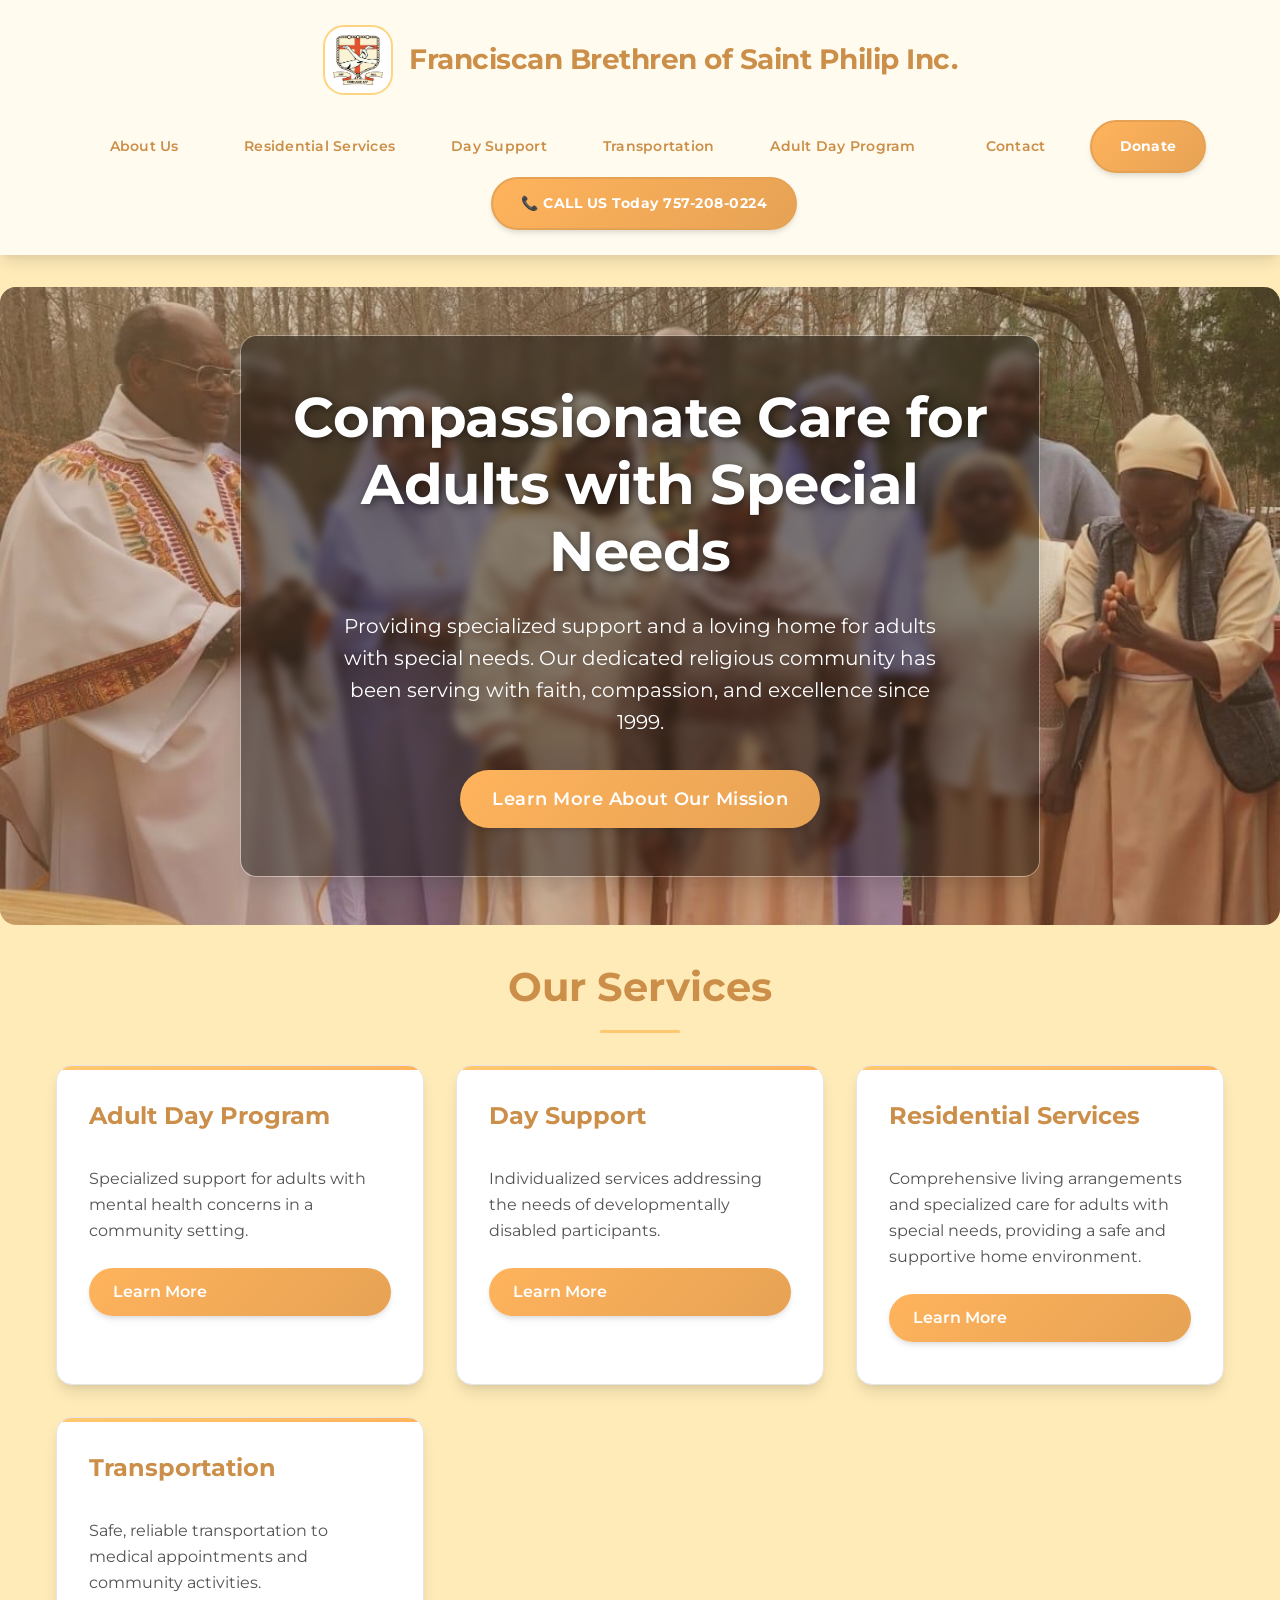
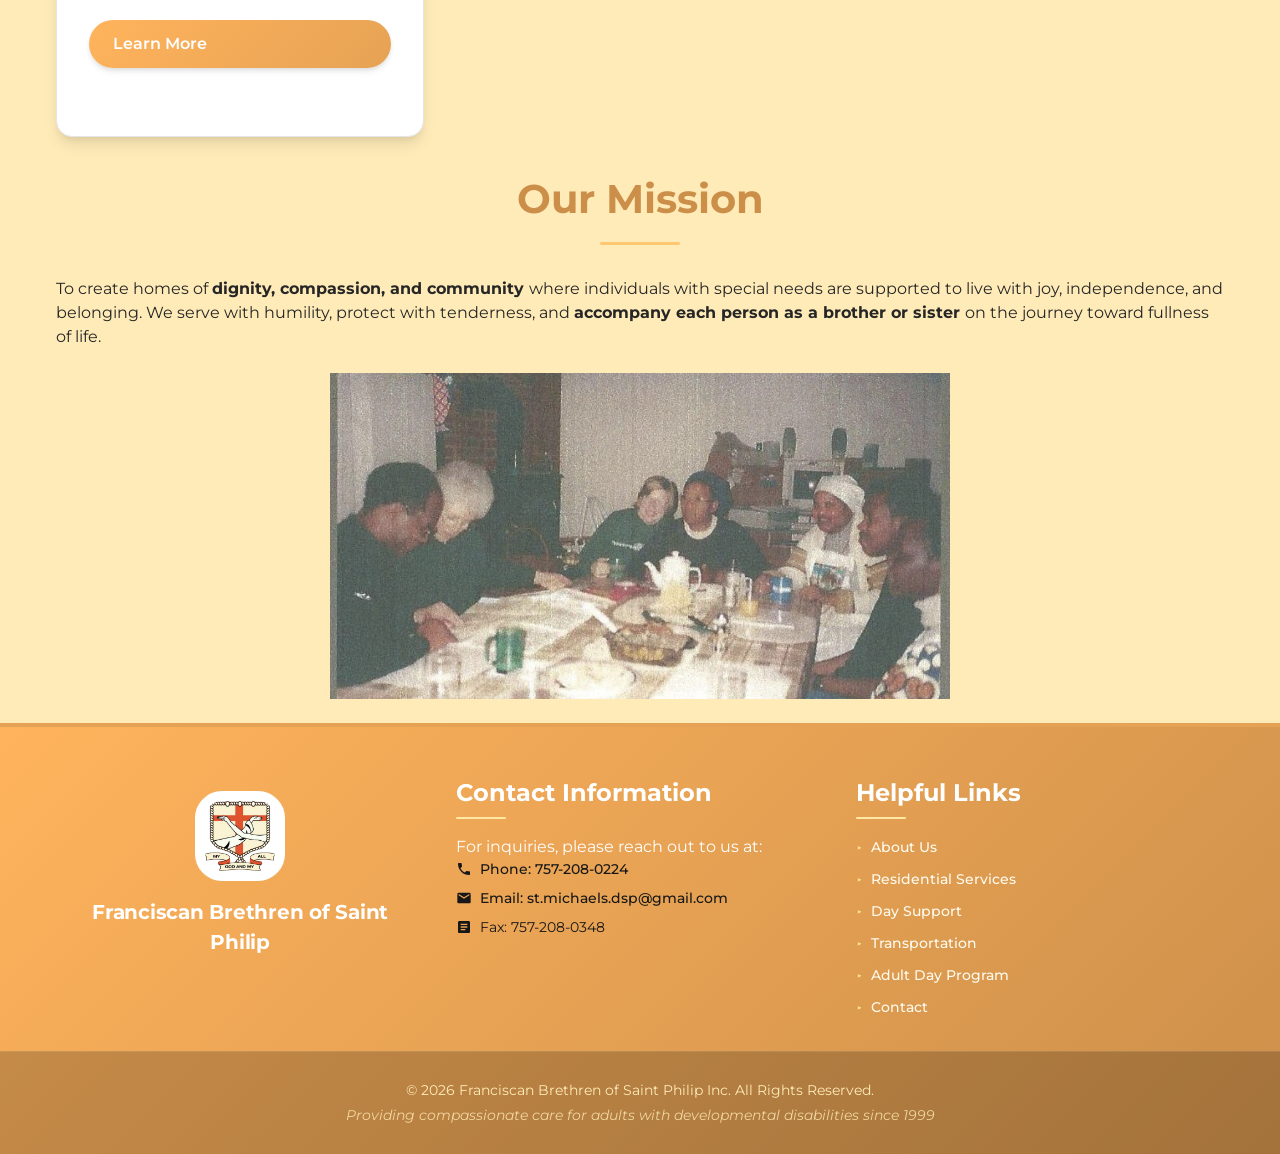
<file: index.html>
<!DOCTYPE html>
<html lang="en-US" class="no-js">

<head>
    <meta charset="UTF-8">
    <meta name="viewport" content="width=device-width, initial-scale=1.0">
    <meta name="description"
        content="St. Michael's Adult Day Program - Providing specialized support and loving care for adults with developmental disabilities since 1999.">
    <meta name="keywords" content="adult day program, developmental disabilities, compassionate care, Virginia">
    <meta name="author" content="Franciscan Brethren of Saint Philip">
    <meta name="robots" content="index, follow">
    <meta property="og:title" content="St. Michael's Adult Day Program - Compassionate Care Since 1999">
    <meta property="og:description"
        content="Providing specialized support and loving care for adults with developmental disabilities.">
    <meta property="og:type" content="website">
    <meta property="og:url" content="https://www.stmichaelsdaycare.com">
    <title>St. Michael's Adult Day Program - Compassionate Care Since 1999</title>
    <link rel="preconnect" href="https://fonts.googleapis.com">
    <link rel="preconnect" href="https://fonts.gstatic.com" crossorigin>
    <link
        href="https://fonts.googleapis.com/css2?family=Montserrat:wght@300;400;500;600;700&family=Montserrat+Alternates:wght@400;700&display=swap"
        rel="stylesheet">
    <link rel="stylesheet" href="style.css?v=1">
    <script src="myjavadoc.js" defer></script>

</head>

<body>

    <header>
        <nav class="main-navigation">
            <div class="header-container">

                <div class="logo-container" role="button" tabindex="0" onclick="window.location.href='index.html'"
                    aria-label="Go to homepage">
                    <img src="images/logo45.png" alt="Franciscan Brethren of Saint Philip Logo" class="logo-img"
                        width="60" height="60">
                    <div class="logo-text">Franciscan Brethren of Saint Philip Inc.</div>
                </div>



                <div class="button-container">
                    <div class="nav-buttons">
                        <a href="aboutus.html" class="nav-link button1">About Us</a>
                        <a href="services.html" class="nav-link button2">Residential Services</a>
                        <a href="daysupport.html" class="nav-link button3">Day Support</a>
                        <a href="transportation.html" class="nav-link button4">Transportation</a>
                        <a href="adultdayprogram.html" class="nav-link button4">Adult Day Program</a>
                        <a href="contact.html" class="nav-link button5">Contact</a>
                        <a href="donate.html" class="nav-link button6">Donate</a>
                        <a href="tel:7572080224" class="nav-link cta-btn">📞 CALL US Today 757-208-0224</a>
                    </div>
                </div>
            </div>
        </nav>
    </header>


    <main id="main-content">
        <section class="hero-section section1" aria-labelledby="hero-heading">
            <div class="info-content">
                <h1 id="hero-heading" class="hero-title">Compassionate Care for Adults with Special Needs</h1>
                <p class="hero-description">Providing specialized support and a loving home for adults with
                    special needs. Our dedicated religious community has been serving with faith,
                    compassion, and excellence since 1999.</p>
                <a href="aboutus.html" class="cta-btn2">Learn More About Our Mission</a>
            </div>
        </section>

        <section class="services-overview" aria-labelledby="services-heading">
            <div class="container">
                <h2 id="services-heading" class="section-title">Our Services</h2>
                <div class="services-grid">
                    <div class="service-card">
                        <h3>Adult Day Program</h3>
                        <p>Specialized support for adults with mental health concerns in a community setting.</p>
                        <a href="adultdayprogram.html" class="service-link">Learn More</a>
                    </div>

                    <div class="service-card">
                        <h3>Day Support</h3>
                        <p>Individualized services addressing the needs of developmentally disabled participants.</p>
                        <a href="daysupport.html" class="service-link">Learn More</a>
                    </div>

                    <div class="service-card">
                        <h3>Residential Services</h3>
                        <p>Comprehensive living arrangements and specialized care for adults with
                            special needs, providing a safe and supportive home environment.</p>
                        <a href="services.html" class="service-link">Learn More</a>
                    </div>

                    <div class="service-card">
                        <h3>Transportation</h3>
                        <p>Safe, reliable transportation to medical appointments and community activities.</p>
                        <a href="transportation.html" class="service-link">Learn More</a>
                    </div>


                </div>
            </div>
        </section>

        <section class="mission-section" aria-labelledby="mission-heading">
            <div class="container">
                <h2 id="mission-heading" class="section-title">Our Mission</h2>
                <p>To create homes of <strong>dignity, compassion, and community </strong>where individuals with special
                    needs
                    are supported to live with joy, independence, and belonging. We serve with humility,
                    protect with tenderness, and <strong>accompany each person as a brother or sister </strong>on the
                    journey
                    toward fullness of life.</p>
                <br>
                <div class="mission-image-container-2">
                    <img src="images/mission.png" alt="Mission illustration" class="mission-image-2">
                </div>
                <br>
            </div>
        </section>
    </main>

    <!--
    FOOTER SECTION
    -->
    <footer class="site-footer" role="contentinfo">
        <div class="footer-container">
            <div class="footer-logo" role="button" tabindex="0" onclick="window.location.href='index.html'"
                aria-label="Go to homepage">
                <img src="images/logo45.png" alt="Franciscan Brethren of Saint Philip Logo" class="logo-img" width="80"
                    height="80">
                <span class="footer-logo-text">Franciscan Brethren of Saint Philip</span>
            </div>

            <div class="footer-contact">
                <h3>Contact Information</h3>
                <p>For inquiries, please reach out to us at:</p>
                <div class="contact-methods">
                    <p class="contact-item">
                        <svg class="contact-icon" viewBox="0 0 24 24" width="16" height="16" aria-hidden="true">
                            <path
                                d="M6.62 10.79c1.44 2.83 3.76 5.14 6.59 6.59l2.2-2.2c.27-.27.67-.36 1.02-.24 1.12.37 2.33.57 3.57.57.55 0 1 .45 1 1V20c0 .55-.45 1-1 1-9.39 0-17-7.61-17-17 0-.55.45-1 1-1h3.5c.55 0 1 .45 1 1 0 1.25.2 2.45.57 3.57.11.35.03.74-.25 1.02l-2.2 2.2z" />
                        </svg>
                        <a href="tel:7572080224" class="contact-link">Phone: 757-208-0224</a>
                    </p>
                    <p class="contact-item">
                        <svg class="contact-icon" viewBox="0 0 24 24" width="16" height="16" aria-hidden="true">
                            <path
                                d="M20 4H4c-1.1 0-1.99.9-1.99 2L2 18c0 1.1.9 2 2 2h16c1.1 0 2-.9 2-2V6c0-1.1-.9-2-2-2zm0 4l-8 5-8-5V6l8 5 8-5v2z" />
                        </svg>
                        <a href="mailto:st.michaels.dsp@gmail.com" class="contact-link">Email:
                            st.michaels.dsp@gmail.com</a>
                    </p>
                    <p class="contact-item">
                        <svg class="contact-icon" viewBox="0 0 24 24" width="16" height="16" aria-hidden="true">
                            <path
                                d="M19 3H5c-1.1 0-2 .9-2 2v14c0 1.1.9 2 2 2h14c1.1 0 2-.9 2-2V5c0-1.1-.9-2-2-2zm-5 14H7v-2h7v2zm3-4H7v-2h10v2zm0-4H7V7h10v2z" />
                        </svg>
                        <span>Fax: 757-208-0348</span>
                    </p>
                </div>
            </div>

            <div class="footer-links">
                <h3>Helpful Links</h3>
                <nav aria-label="Footer navigation">
                    <ul class="footer-nav-list">
                        <li><a href="aboutus.html">About Us</a></li>
                        <li><a href="services.html">Residential Services</a></li>
                        <li><a href="daysupport.html">Day Support</a></li>
                        <li><a href="transportation.html">Transportation</a></li>
                        <li><a href="adultdayprogram.html">Adult Day Program</a></li>
                        <li><a href="contact.html">Contact</a></li>
                    </ul>
                </nav>
            </div>
        </div>

        <div class="footer-bottom">
            <p>&copy; 2026 Franciscan Brethren of Saint Philip Inc. All Rights Reserved.</p>
            <p class="footer-disclaimer">Providing compassionate care for adults with developmental disabilities since
                1999</p>
        </div>
    </footer>
</body>

</html>
</file>
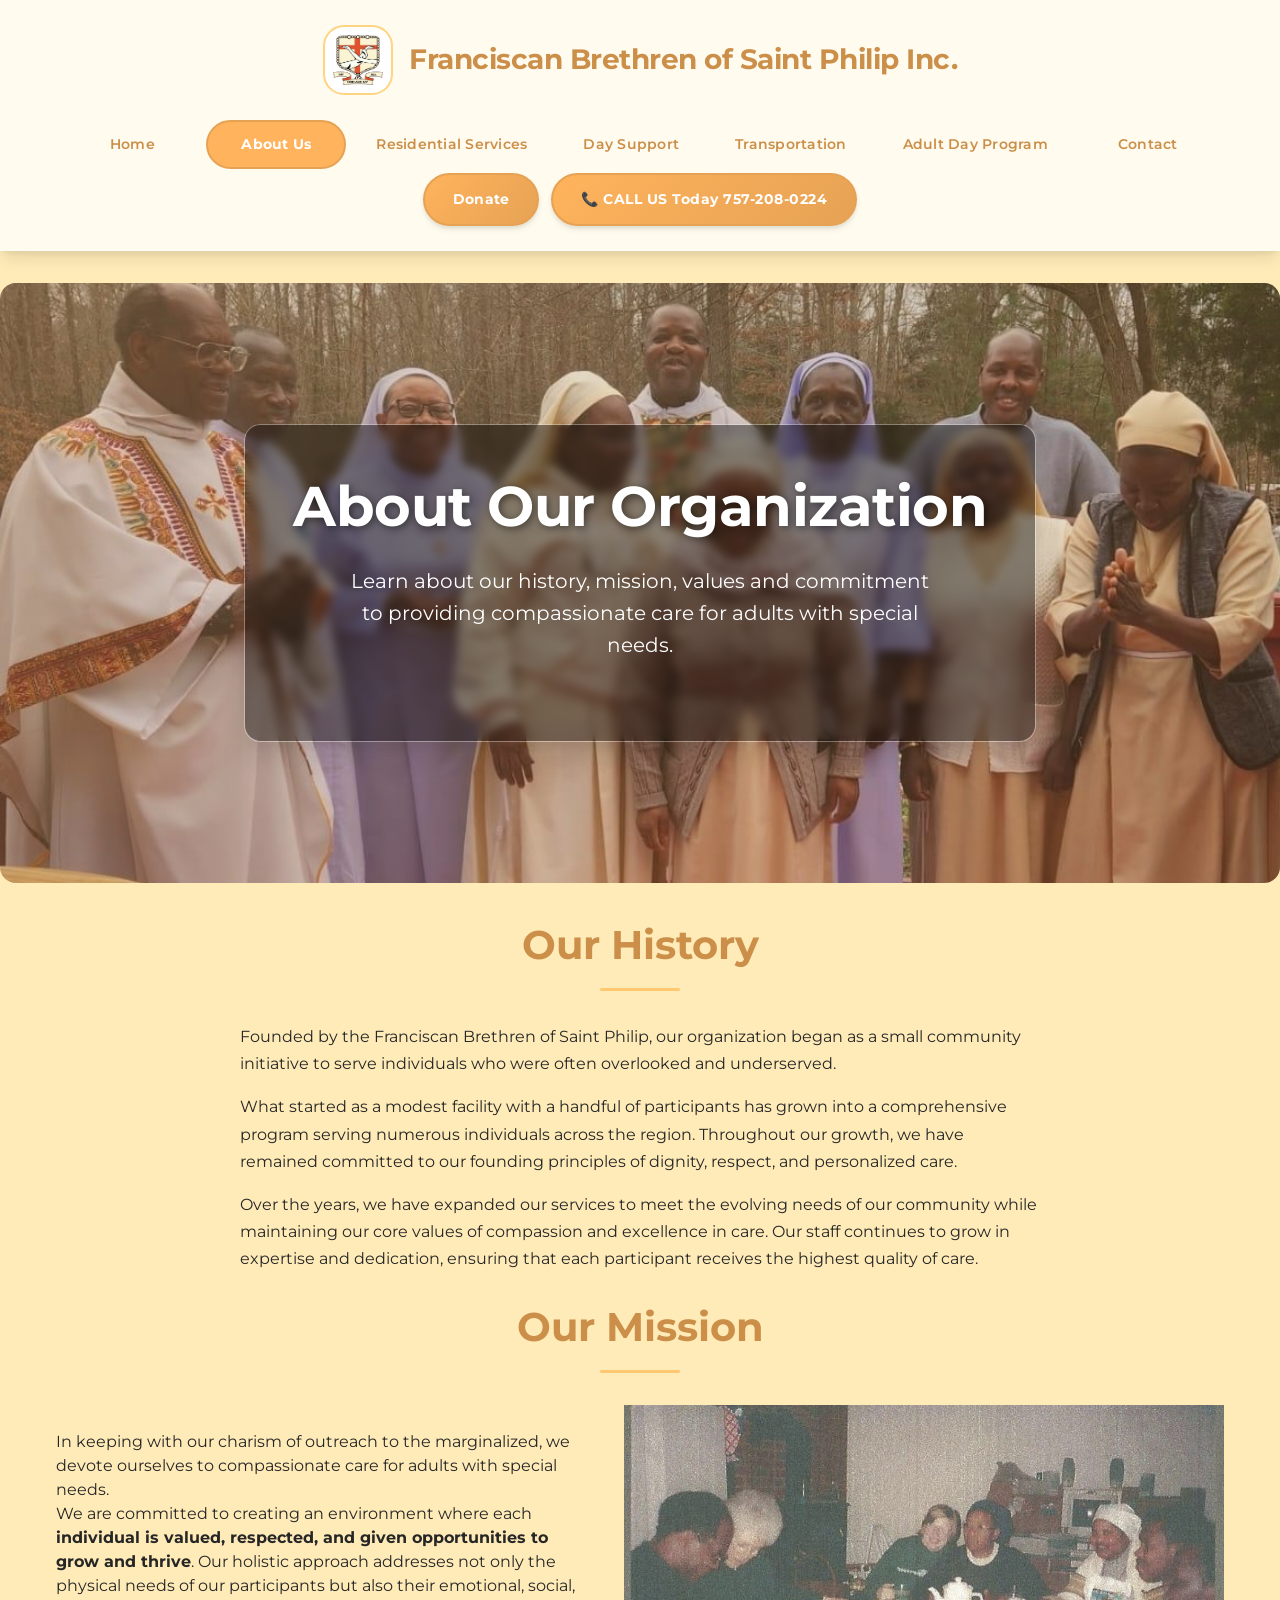
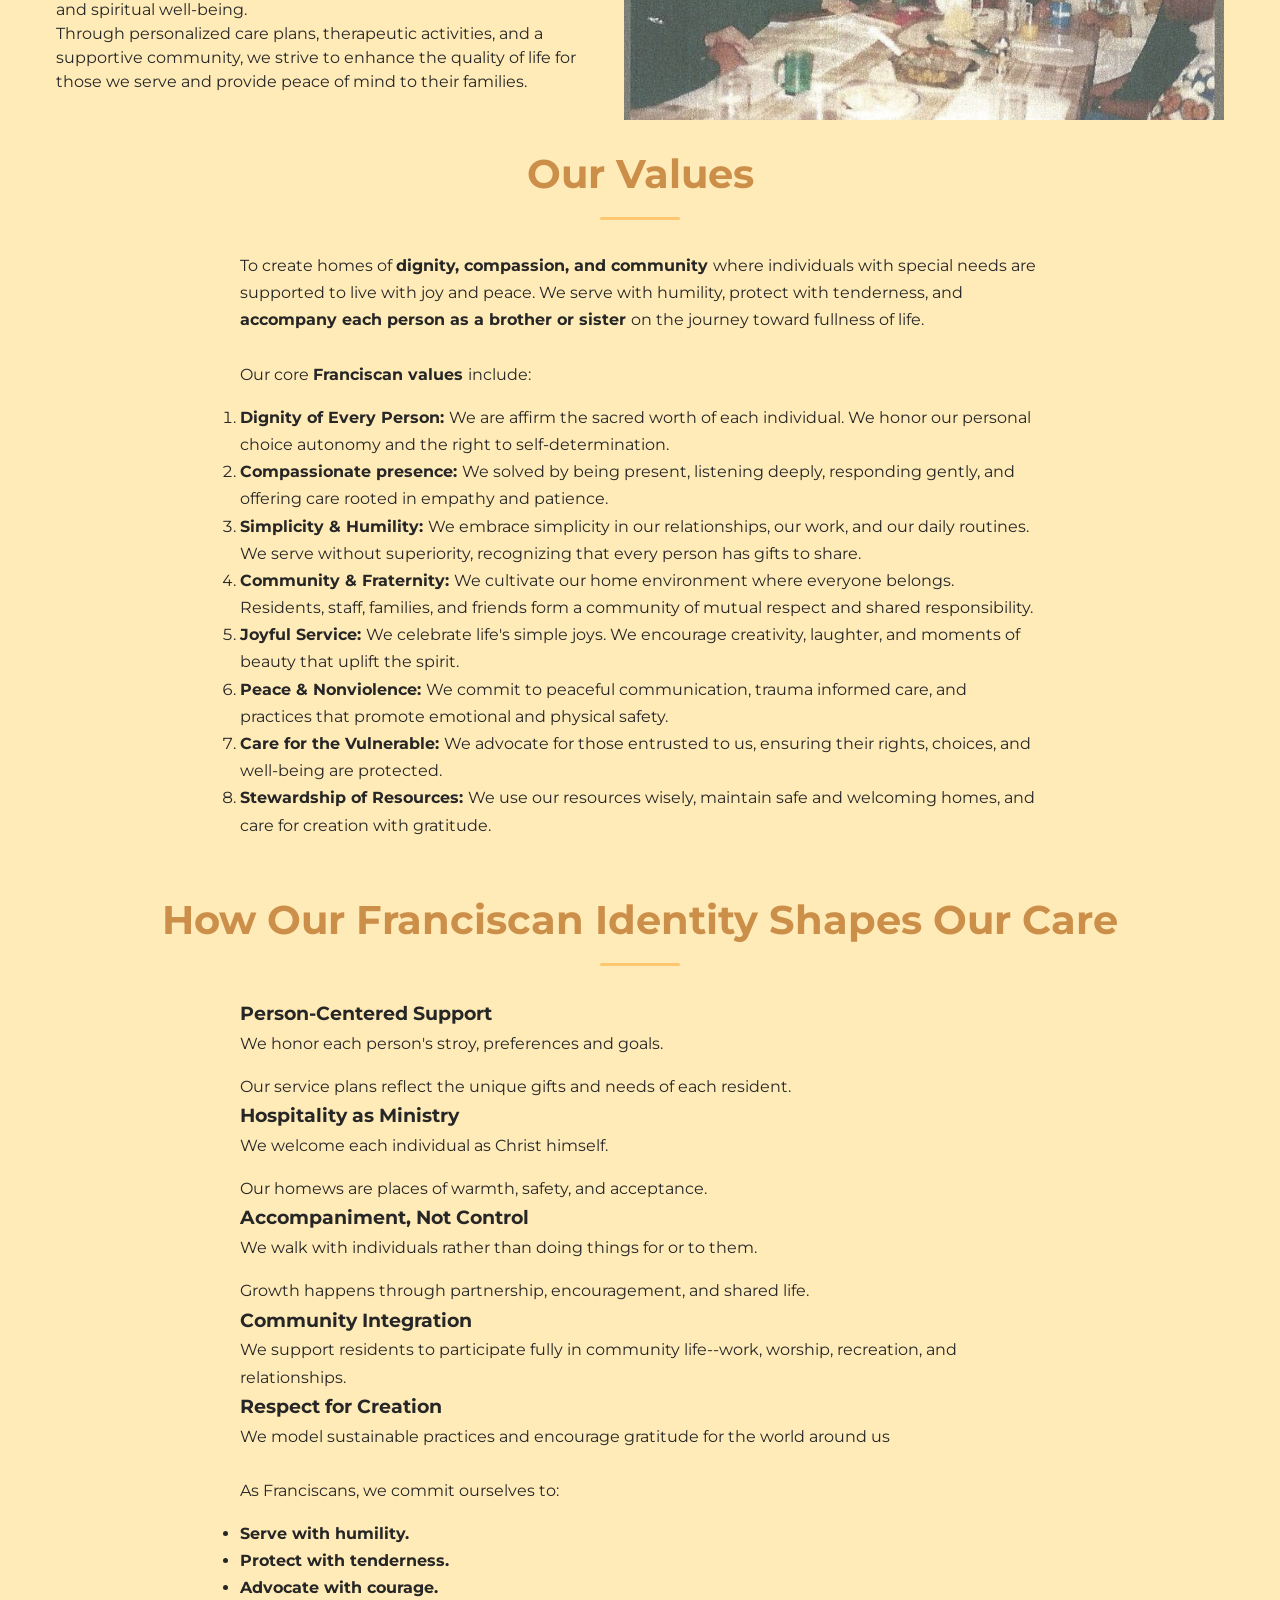
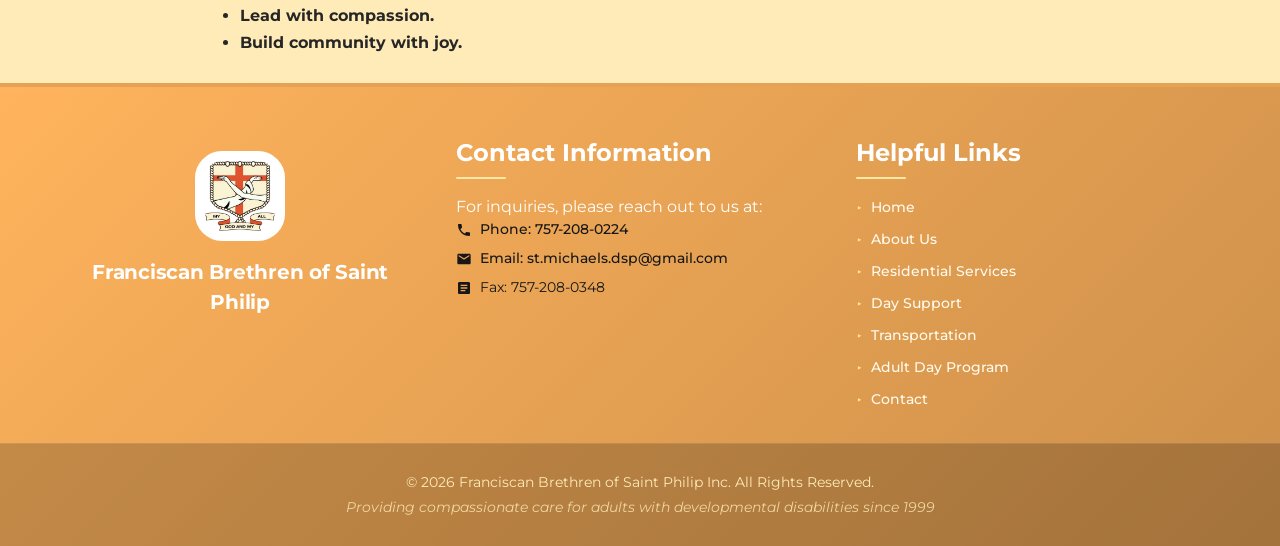
<file: aboutus.html>
<!DOCTYPE html>
<html lang="en-US" class="no-js">

<head>
    <meta charset="UTF-8">
    <meta name="viewport" content="width=device-width, initial-scale=1.0">
    <meta name="description"
        content="Learn about St. Michael's Adult Day Program's history, mission, and commitment to compassionate care since 1999.">
    <meta name="keywords" content="about us, mission, history, philosophy, St. Michael's Adult Day Program">
    <meta name="author" content="Franciscan Brethren of Saint Philip">
    <meta name="robots" content="index, follow">
    <meta property="og:title" content="About Us - St. Michael's Adult Day Program">
    <meta property="og:description" content="Learn about our history, mission, and commitment to compassionate care.">
    <meta property="og:type" content="website">
    <meta property="og:url" content="https://www.stmichaelsdaycare.com/aboutus.html">
    <title>About Us - St. Michael's Adult Day Program</title>
    <link rel="preconnect" href="https://fonts.googleapis.com">
    <link rel="preconnect" href="https://fonts.gstatic.com" crossorigin>
    <link
        href="https://fonts.googleapis.com/css2?family=Montserrat:wght@300;400;500;600;700&family=Montserrat+Alternates:wght@400;700&display=swap"
        rel="stylesheet">
    <link rel="stylesheet" href="style.css?v=1">
    <script src="myjavadoc.js" defer></script>
</head>

<body>
    <header>
        <nav class="main-navigation">
            <div class="header-container">

                <div class="logo-container" role="button" tabindex="0" onclick="window.location.href='index.html'"
                    aria-label="Go to homepage">
                    <img src="images/logo45.png" alt="Franciscan Brethren of Saint Philip Logo" class="logo-img"
                        width="60" height="60">
                    <div class="logo-text">Franciscan Brethren of Saint Philip Inc.</div>
                </div>



                <div class="button-container">
                    <div class="nav-buttons">
                        <a href="index.html" class="nav-link button1">Home</a>
                        <a href="aboutus.html" class="nav-link button2 current-page">About Us</a>
                        <a href="services.html" class="nav-link button3">Residential Services</a>
                        <a href="daysupport.html" class="nav-link button4">Day Support</a>
                        <a href="transportation.html" class="nav-link button5">Transportation</a>
                        <a href="adultdayprogram.html" class="nav-link button4">Adult Day Program</a>
                        <a href="contact.html" class="nav-link button7">Contact</a>
                        <a href="donate.html" class="nav-link button6">Donate</a>
                        <a href="tel:7572080224" class="nav-link cta-btn">📞 CALL US Today 757-208-0224</a>
                    </div>
                </div>
            </div>
        </nav>
    </header>


    <main id="main-content">
        <section class="hero-section section1" aria-labelledby="about-hero">
            <div class="info-content">
                <h1 id="about-hero" class="hero-title">About Our Organization</h1>
                <p class="hero-description">Learn about our history, mission, values and commitment to providing
                    compassionate
                    care for adults with special needs.</p>
            </div>
        </section>

        <section class="about-content" aria-labelledby="about-history">
            <div class="container">
                <h2 id="about-history" class="section-title">Our History</h2>
                <div class="history-content">
                    <p>Founded by the Franciscan Brethren of Saint
                        Philip, our organization began as a small community initiative to serve individuals who were
                        often overlooked and underserved.</p>

                    <p>What started as a modest facility with a handful of participants has grown into a comprehensive
                        program serving numerous individuals across the region. Throughout our growth, we have remained
                        committed to our founding principles of dignity, respect, and personalized care.</p>

                    <p>Over the years, we have expanded our services to meet the evolving needs of our community while
                        maintaining our core values of compassion and excellence in care. Our staff continues to grow in
                        expertise and dedication, ensuring that each participant receives the highest quality of care.
                    </p>
                </div>
            </div>
        </section>

        <section class="mission-content" aria-labelledby="our-mission">
            <div class="container">
                <br>
                <h2 id="our-mission" class="section-title">Our Mission</h2>
                <div class="mission-content">
                    <div class="mission-text">
                        <p>In keeping with our charism of outreach to the marginalized, we devote ourselves to
                            compassionate care for adults with special needs.</p>

                        <p>We are committed to creating an environment where each <strong>individual is valued,
                                respected, and
                                given opportunities to grow and thrive</strong>. Our holistic approach addresses not
                            only the
                            physical needs of our participants but also their emotional, social, and spiritual
                            well-being.</p>

                        <p>Through personalized care plans, therapeutic activities, and a supportive community, we
                            strive to enhance the quality of life for those we serve and provide peace of mind to their
                            families.</p>
                    </div>
                    <div class="mission-image-container">
                        <img src="images/mission.png" alt="Mission illustration" class="mission-image">
                    </div>

                </div>
            </div>
        </section>

        <section class="philosophy-content" aria-labelledby="our-philosophy">
            <div class="container">
                <br>
                <h2 id="our-philosophy" class="section-title">Our Values</h2>
                <div class="history-content">
                    <p>To create homes of <strong>dignity, compassion, and community </strong>where individuals with
                        special
                        needs are supported to live with joy and peace. We serve with humility,
                        protect with tenderness, and <strong>accompany each person as a brother or sister </strong>on
                        the
                        journey toward fullness of life.</p>
                    <br>
                    <p>Our core <strong> Franciscan values </strong> include:</p>
                    <ol>
                        <li> <strong>Dignity of Every Person: </strong> We are affirm the sacred worth of each
                            individual. We honor our personal choice autonomy and the right to self-determination. </li>
                        <li> <strong> Compassionate presence: </strong> We solved by being present, listening deeply,
                            responding gently, and offering care rooted in empathy and patience.</li>
                        <li> <strong>Simplicity & Humility: </strong>We embrace simplicity in our relationships, our
                            work, and our daily routines. We serve without superiority, recognizing that every person
                            has gifts to share.</li>
                        <li> <strong> Community & Fraternity: </strong> We cultivate our home environment where everyone
                            belongs. Residents, staff, families, and friends form a community of mutual respect and
                            shared responsibility.</li>
                        <li> <strong>Joyful Service: </strong>We celebrate life's simple joys. We encourage creativity,
                            laughter, and moments of beauty that uplift the spirit.</li>
                        <li> <strong>Peace & Nonviolence: </strong> We commit to peaceful communication, trauma informed
                            care, and practices that promote emotional and physical safety.</li>
                        <li> <strong>Care for the Vulnerable: </strong> We advocate for those entrusted to us, ensuring
                            their rights, choices, and well-being are protected. </li>
                        <li> <strong>Stewardship of Resources: </strong> We use our resources wisely, maintain safe and
                            welcoming homes, and care for creation with gratitude. </li>
                    </ol>
                    <br>


                </div>
            </div>
        </section>


        <section class="philosophy-content" aria-labelledby="our-philosophy">
            <div class="container">
                <br>
                <h2 id="our-philosophy" class="section-title">How Our Franciscan Identity Shapes Our Care</h2>
                <div class="history-content">
                    <h3><strong>Person-Centered Support</strong></h3>
                    <p>We honor each person's stroy, preferences and goals.</p>
                    <p> Our service plans reflect the unique gifts and needs of each resident.</p>
                    <h3><strong>Hospitality as Ministry</strong></h3>
                    <p>We welcome each individual as Christ himself.</p>
                    <p>Our homews are places of warmth, safety, and acceptance.</p>
                    <h3><strong>Accompaniment, Not Control</strong></h3>
                    <p>We walk with individuals rather than doing things for or to them.</p>
                    <p>Growth happens through partnership, encouragement, and shared life.</p>
                    <h3><strong>Community Integration</strong></h3>
                    <p>We support residents to participate fully in community life--work, worship,
                        recreation, and relationships.</p>
                    <h3><strong>Respect for Creation</strong></h3>
                    <p>We model sustainable practices and encourage gratitude for the world around us</p>

                    <br>
                    <p>As Franciscans, we commit ourselves to: </p>
                    <ul>
                        <strong>
                            <li>Serve with humility.</li>
                            <li>Protect with tenderness.</li>
                            <li>Advocate with courage.</li>
                            <li>Lead with compassion.</li>
                            <li>Build community with joy.</li>
                        </strong>
                    </ul>

                    <br>



                </div>
            </div>
        </section>











    </main>

    <!-- 
    FOOTER SECTION
    -->
    <footer class="site-footer" role="contentinfo">
        <div class="footer-container">
            <div class="footer-logo" role="button" tabindex="0" onclick="window.location.href='index.html'"
                aria-label="Go to homepage">
                <img src="images/logo45.png" alt="Franciscan Brethren of Saint Philip Logo" class="logo-img" width="80"
                    height="80">
                <span class="footer-logo-text">Franciscan Brethren of Saint Philip</span>
            </div>

            <div class="footer-contact">
                <h3>Contact Information</h3>
                <p>For inquiries, please reach out to us at:</p>
                <div class="contact-methods">
                    <p class="contact-item">
                        <svg class="contact-icon" viewBox="0 0 24 24" width="16" height="16" aria-hidden="true">
                            <path
                                d="M6.62 10.79c1.44 2.83 3.76 5.14 6.59 6.59l2.2-2.2c.27-.27.67-.36 1.02-.24 1.12.37 2.33.57 3.57.57.55 0 1 .45 1 1V20c0 .55-.45 1-1 1-9.39 0-17-7.61-17-17 0-.55.45-1 1-1h3.5c.55 0 1 .45 1 1 0 1.25.2 2.45.57 3.57.11.35.03.74-.25 1.02l-2.2 2.2z" />
                        </svg>
                        <a href="tel:7572080224" class="contact-link">Phone: 757-208-0224</a>
                    </p>
                    <p class="contact-item">
                        <svg class="contact-icon" viewBox="0 0 24 24" width="16" height="16" aria-hidden="true">
                            <path
                                d="M20 4H4c-1.1 0-1.99.9-1.99 2L2 18c0 1.1.9 2 2 2h16c1.1 0 2-.9 2-2V6c0-1.1-.9-2-2-2zm0 4l-8 5-8-5V6l8 5 8-5v2z" />
                        </svg>
                        <a href="mailto:st.michaels.dsp@gmail.com" class="contact-link">Email:
                            st.michaels.dsp@gmail.com</a>
                    </p>
                    <p class="contact-item">
                        <svg class="contact-icon" viewBox="0 0 24 24" width="16" height="16" aria-hidden="true">
                            <path
                                d="M19 3H5c-1.1 0-2 .9-2 2v14c0 1.1.9 2 2 2h14c1.1 0 2-.9 2-2V5c0-1.1-.9-2-2-2zm-5 14H7v-2h7v2zm3-4H7v-2h10v2zm0-4H7V7h10v2z" />
                        </svg>
                        <span>Fax: 757-208-0348</span>
                    </p>
                </div>
            </div>

            <div class="footer-links">
                <h3>Helpful Links</h3>
                <nav aria-label="Footer navigation">
                    <ul class="footer-nav-list">
                        <li><a href="index.html">Home</a></li>
                        <li><a href="aboutus.html">About Us</a></li>
                        <li><a href="services.html">Residential Services</a></li>
                        <li><a href="daysupport.html">Day Support</a></li>
                        <li><a href="transportation.html">Transportation</a></li>
                        <li><a href="adultdayprogram.html">Adult Day Program</a></li>
                        <li><a href="contact.html">Contact</a></li>
                    </ul>
                </nav>
            </div>
        </div>

        <div class="footer-bottom">
            <p>&copy; 2026 Franciscan Brethren of Saint Philip Inc. All Rights Reserved.</p>
            <p class="footer-disclaimer">Providing compassionate care for adults with developmental disabilities since
                1999</p>
        </div>
    </footer>
</body>

</html>
</file>
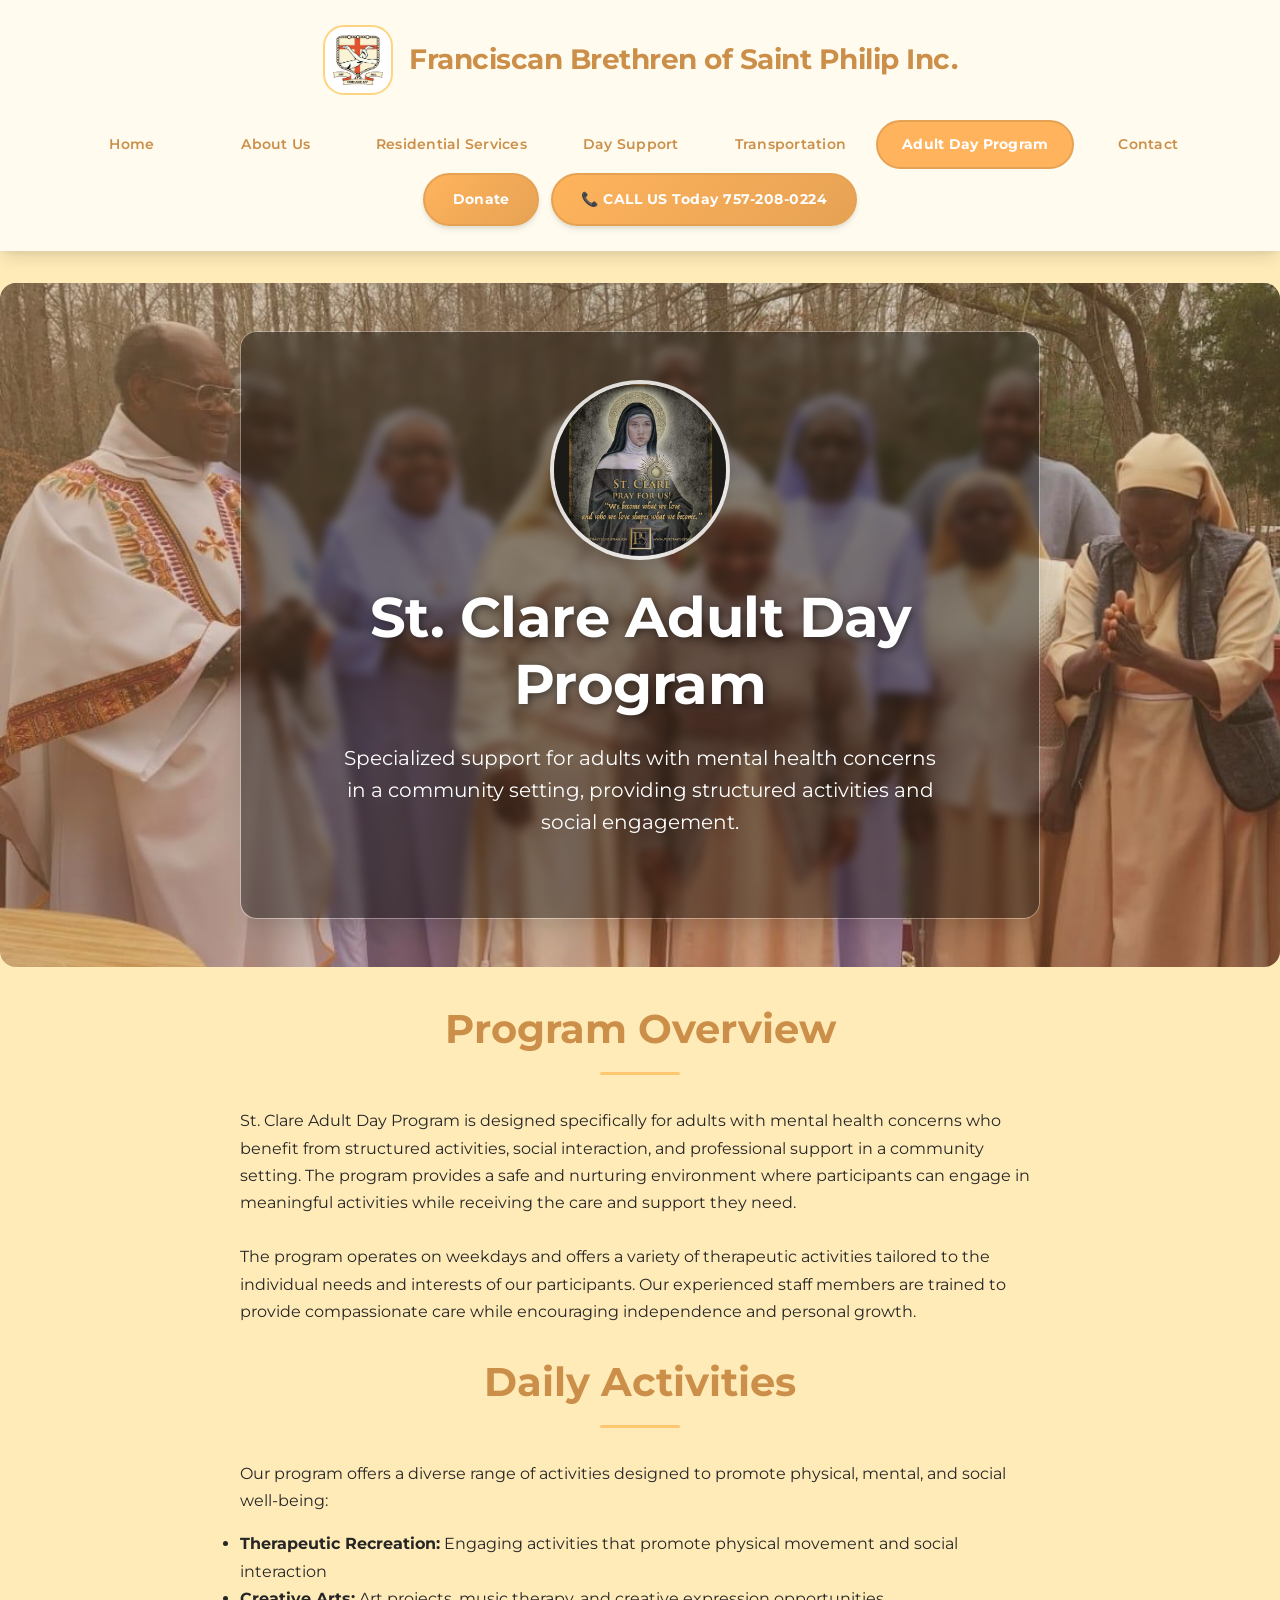
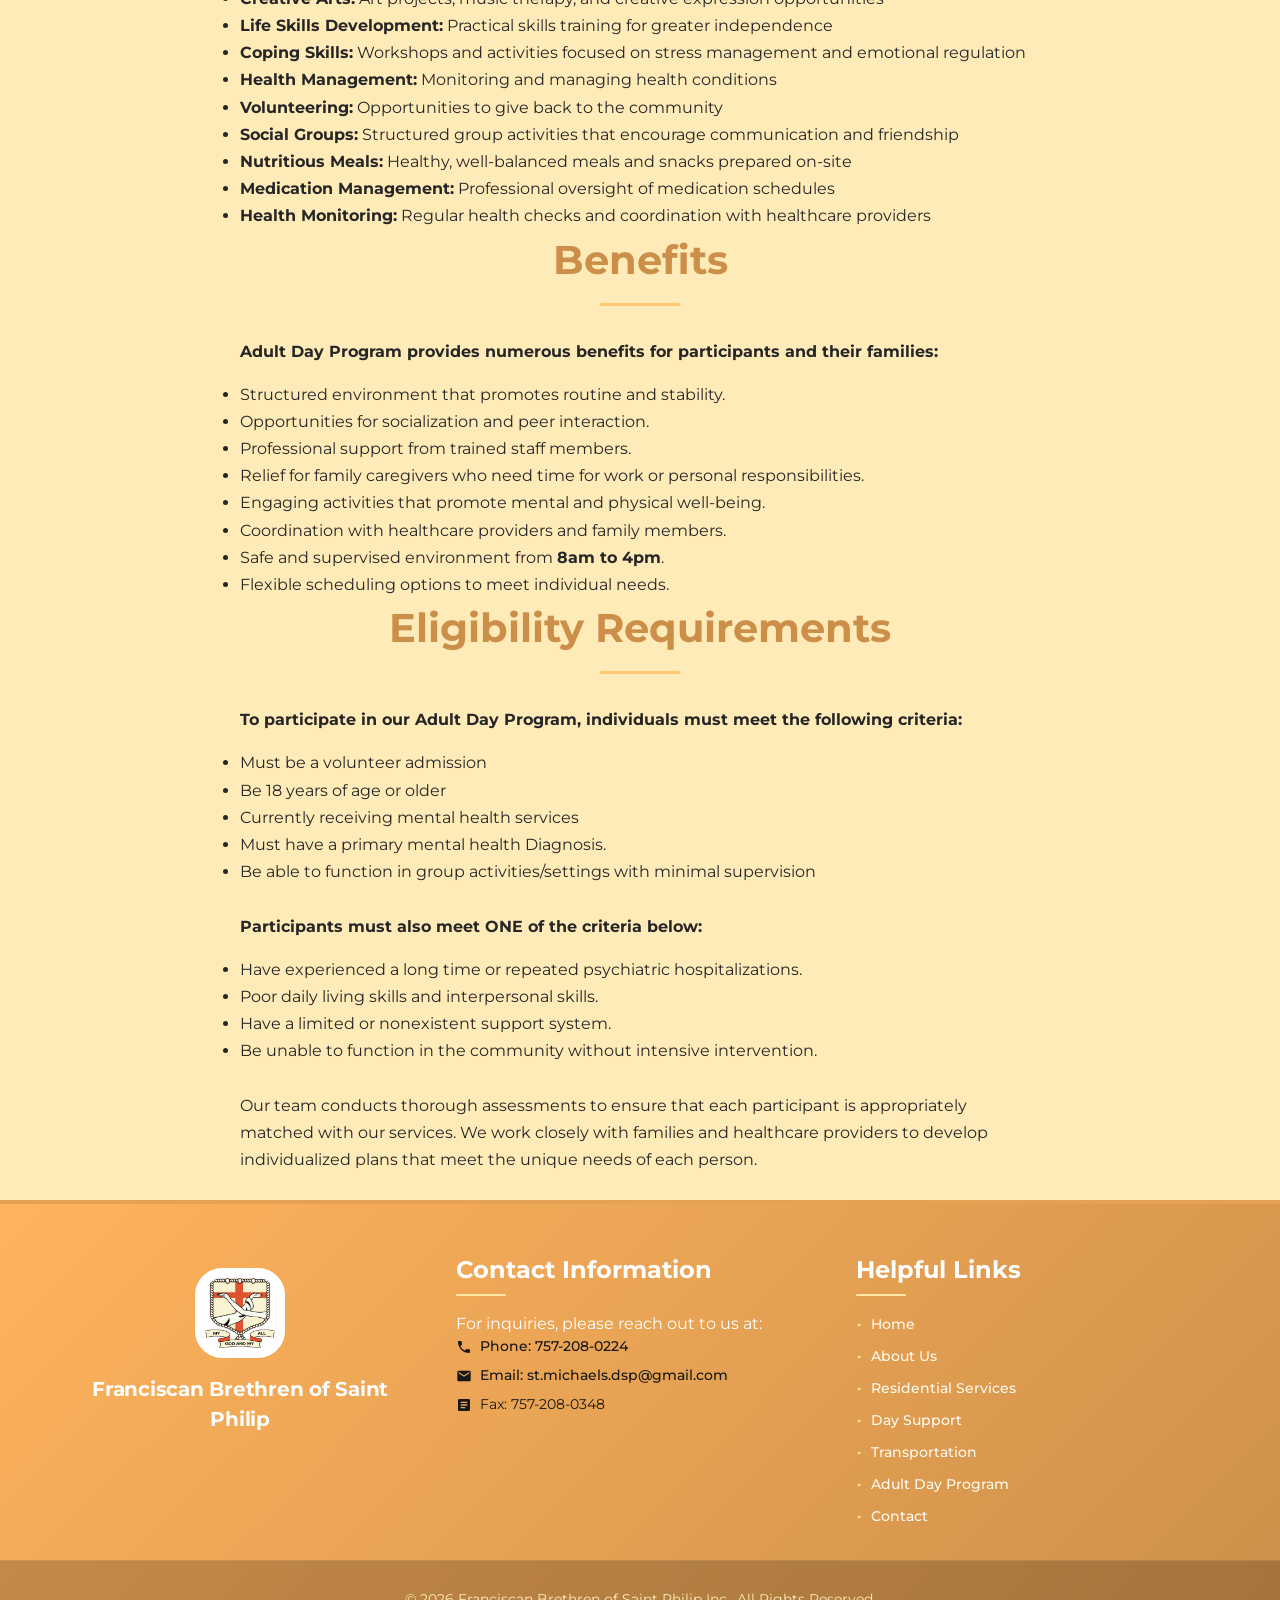
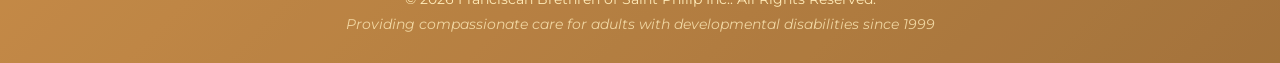
<file: adultdayprogram.html>
<!DOCTYPE html>
<html lang="en-US" class="no-js">

<head>
    <meta charset="UTF-8">
    <meta name="viewport" content="width=device-width, initial-scale=1.0">
    <meta name="description"
        content="Adult Day Program - Specialized support for adults with mental health concerns in a community setting.">
    <meta name="keywords" content="adult day program, mental health, community support, specialized care">
    <meta name="author" content="Franciscan Brethren of Saint Philip">
    <meta name="robots" content="index, follow">
    <meta property="og:title" content="Adult Day Program - St. Michael's Adult Day Program">
    <meta property="og:description"
        content="Specialized support for adults with mental health concerns in a community setting.">
    <meta property="og:type" content="website">
    <meta property="og:url" content="https://www.stmichaelsdaycare.com/adultdayprogram.html">
    <title>Adult Day Program - St. Michael's Adult Day Program</title>
    <link rel="preconnect" href="https://fonts.googleapis.com">
    <link rel="preconnect" href="https://fonts.gstatic.com" crossorigin>
    <link
        href="https://fonts.googleapis.com/css2?family=Montserrat:wght@300;400;500;600;700&family=Montserrat+Alternates:wght@400;700&display=swap"
        rel="stylesheet">
    <link rel="stylesheet" href="style.css?v=1">
    <script src="myjavadoc.js" defer></script>


</head>

<body>
    <header>
        <nav class="main-navigation">
            <div class="header-container">

                <div class="logo-container" role="button" tabindex="0" onclick="window.location.href='index.html'"
                    aria-label="Go to homepage">
                    <img src="images/logo45.png" alt="Franciscan Brethren of Saint Philip Logo" class="logo-img"
                        width="60" height="60">
                    <div class="logo-text">Franciscan Brethren of Saint Philip Inc.</div>
                </div>

                <div class="button-container">
                    <div class="nav-buttons">
                        <a href="index.html" class="nav-link button1">Home</a>
                        <a href="aboutus.html" class="nav-link button2">About Us</a>
                        <a href="services.html" class="nav-link button3">Residential Services</a>
                        <a href="daysupport.html" class="nav-link button4">Day Support</a>
                        <a href="transportation.html" class="nav-link button5">Transportation</a>
                        <a href="adultdayprogram.html" class="nav-link button4 current-page">Adult Day Program</a>
                        <a href="contact.html" class="nav-link button7">Contact</a>
                        <a href="donate.html" class="nav-link button6">Donate</a>
                        <a href="tel:7572080224" class="nav-link cta-btn">📞 CALL US Today 757-208-0224</a>
                    </div>
                </div>
            </div>
        </nav>
    </header>


    <main id="main-content">
        <section class="hero-section section1" aria-labelledby="program-hero">
            <div class="info-content">
                <div class="hero-figure">
                    <img src="images/stclare.png" alt="Portrait of the archangel who inspired the Day Support name"
                        class="hero-figure__img" width="180" height="180" />
                </div>


                <h1 id="program-hero" class="hero-title">St. Clare Adult Day Program</h1>
                <p class="hero-description">Specialized support for adults with mental health concerns in a community
                    setting, providing structured activities and social engagement.</p>
            </div>
        </section>

        <section class="program-details" aria-labelledby="program-overview">
            <div class="container">
                <h2 id="program-overview" class="section-title">Program Overview</h2>
                <div class="history-content">
                    <p>St. Clare Adult Day Program is designed specifically for adults with mental health concerns who
                        benefit
                        from structured activities, social interaction, and professional support in a community setting.
                        The program provides a safe and nurturing environment where participants can engage in
                        meaningful activities while receiving the care and support they need.</p>
                    <br>
                    <p>The program operates on weekdays and offers a variety of therapeutic activities tailored to the
                        individual needs and interests of our participants. Our experienced staff members are trained to
                        provide compassionate care while encouraging independence and personal growth.</p>
                    <br>
                </div>
            </div>
        </section>

        <section class="program-activities" aria-labelledby="daily-activities">
            <div class="container">
                <h2 id="daily-activities" class="section-title">Daily Activities</h2>
                <div class="history-content">
                    <p>Our program offers a diverse range of activities designed to promote physical, mental, and social
                        well-being:</p>

                    <ul>
                        <li><strong>Therapeutic Recreation:</strong> Engaging activities that promote physical movement
                            and social interaction</li>
                        <li><strong>Creative Arts:</strong> Art projects, music therapy, and creative expression
                            opportunities</li>
                        <li><strong>Life Skills Development:</strong> Practical skills training for greater independence
                        </li>
                        <li><strong>Coping Skills:</strong> Workshops and activities focused on stress management and
                            emotional regulation
                        </li>
                        <li><strong>Health Management:</strong> Monitoring and managing health conditions</li>
                        <li><strong>Volunteering:</strong> Opportunities to give back to the community</li>
                        <li><strong>Social Groups:</strong> Structured group activities that encourage communication and
                            friendship</li>
                        <li><strong>Nutritious Meals:</strong> Healthy, well-balanced meals and snacks prepared on-site
                        </li>
                        <li><strong>Medication Management:</strong> Professional oversight of medication schedules</li>
                        <li><strong>Health Monitoring:</strong> Regular health checks and coordination with healthcare
                            providers</li>
                    </ul>
                </div>
            </div>
        </section>

        <section class="program-benefits" aria-labelledby="program-benefits">
            <div class="container">
                <h2 id="program-benefits" class="section-title">Benefits</h2>
                <div class="history-content">
                    <p><strong>Adult Day Program provides numerous benefits for participants and their
                            families:</strong></p>

                    <ul>
                        <li>Structured environment that promotes routine and stability.</li>
                        <li>Opportunities for socialization and peer interaction.</li>
                        <li>Professional support from trained staff members.</li>
                        <li>Relief for family caregivers who need time for work or personal responsibilities.</li>
                        <li>Engaging activities that promote mental and physical well-being.</li>
                        <li>Coordination with healthcare providers and family members.</li>
                        <li>Safe and supervised environment from <strong> 8am to 4pm</strong>.</li>
                        <li>Flexible scheduling options to meet individual needs.</li>
                    </ul>
                </div>
            </div>
        </section>

        <section class="program-eligibility" aria-labelledby="eligibility-requirements">
            <div class="container">
                <h2 id="eligibility-requirements" class="section-title">Eligibility Requirements</h2>
                <div class="history-content">
                    <p> <strong>To participate in our Adult Day Program, individuals must meet the following
                            criteria:</strong></p>

                    <ul>
                        <li>Must be a volunteer admission</li>
                        <li>Be 18 years of age or older</li>
                        <li>Currently receiving mental health services</li>
                        <li>Must have a primary mental health Diagnosis.</li>
                        <li>Be able to function in group activities/settings with minimal supervision</li>

                    </ul>
                    <br>

                    <p> <strong>Participants must also meet ONE of the criteria below:</strong></p>
                    <ul>
                        <li>Have experienced a long time or repeated psychiatric hospitalizations.</li>
                        <li>Poor daily living skills and interpersonal skills.</li>
                        <li>Have a limited or nonexistent support system.</li>
                        <li>Be unable to function in the community without intensive intervention.</li>

                    </ul>
                    <br>

                    <p>Our team conducts thorough assessments to ensure that each participant is appropriately matched
                        with our services. We work closely with families and healthcare providers to develop
                        individualized plans that meet the unique needs of each person.</p>
                    <br>
                </div>
            </div>
        </section>
    </main>

    <!-- 
    FOOTER SECTION
    -->
    <footer class="site-footer" role="contentinfo">
        <div class="footer-container">
            <div class="footer-logo" role="button" tabindex="0" onclick="window.location.href='index.html'"
                aria-label="Go to homepage">
                <img src="images/logo45.png" alt="Franciscan Brethren of Saint Philip Logo" class="logo-img" width="80"
                    height="80">
                <span class="footer-logo-text">Franciscan Brethren of Saint Philip</span>
            </div>

            <div class="footer-contact">
                <h3>Contact Information</h3>
                <p>For inquiries, please reach out to us at:</p>
                <div class="contact-methods">
                    <p class="contact-item">
                        <svg class="contact-icon" viewBox="0 0 24 24" width="16" height="16" aria-hidden="true">
                            <path
                                d="M6.62 10.79c1.44 2.83 3.76 5.14 6.59 6.59l2.2-2.2c.27-.27.67-.36 1.02-.24 1.12.37 2.33.57 3.57.57.55 0 1 .45 1 1V20c0 .55-.45 1-1 1-9.39 0-17-7.61-17-17 0-.55.45-1 1-1h3.5c.55 0 1 .45 1 1 0 1.25.2 2.45.57 3.57.11.35.03.74-.25 1.02l-2.2 2.2z" />
                        </svg>
                        <a href="tel:7572080224" class="contact-link">Phone: 757-208-0224</a>
                    </p>
                    <p class="contact-item">
                        <svg class="contact-icon" viewBox="0 0 24 24" width="16" height="16" aria-hidden="true">
                            <path
                                d="M20 4H4c-1.1 0-1.99.9-1.99 2L2 18c0 1.1.9 2 2 2h16c1.1 0 2-.9 2-2V6c0-1.1-.9-2-2-2zm0 4l-8 5-8-5V6l8 5 8-5v2z" />
                        </svg>
                        <a href="mailto:st.michaels.dsp@gmail.com" class="contact-link">Email:
                            st.michaels.dsp@gmail.com</a>
                    </p>
                    <p class="contact-item">
                        <svg class="contact-icon" viewBox="0 0 24 24" width="16" height="16" aria-hidden="true">
                            <path
                                d="M19 3H5c-1.1 0-2 .9-2 2v14c0 1.1.9 2 2 2h14c1.1 0 2-.9 2-2V5c0-1.1-.9-2-2-2zm-5 14H7v-2h7v2zm3-4H7v-2h10v2zm0-4H7V7h10v2z" />
                        </svg>
                        <span>Fax: 757-208-0348</span>
                    </p>
                </div>
            </div>

            <div class="footer-links">
                <h3>Helpful Links</h3>
                <nav aria-label="Footer navigation">
                    <ul class="footer-nav-list">
                        <li><a href="index.html">Home</a></li>
                        <li><a href="aboutus.html">About Us</a></li>
                        <li><a href="services.html">Residential Services</a></li>
                        <li><a href="daysupport.html">Day Support</a></li>
                        <li><a href="transportation.html">Transportation</a></li>
                        <li><a href="adultdayprogram.html">Adult Day Program</a></li>
                        <li><a href="contact.html">Contact</a></li>
                    </ul>
                </nav>
            </div>
        </div>

        <div class="footer-bottom">
            <p>&copy; 2026 Franciscan Brethren of Saint Philip Inc.. All Rights Reserved.</p>
            <p class="footer-disclaimer">Providing compassionate care for adults with developmental disabilities since
                1999</p>
        </div>
    </footer>
</body>

</html>
</file>
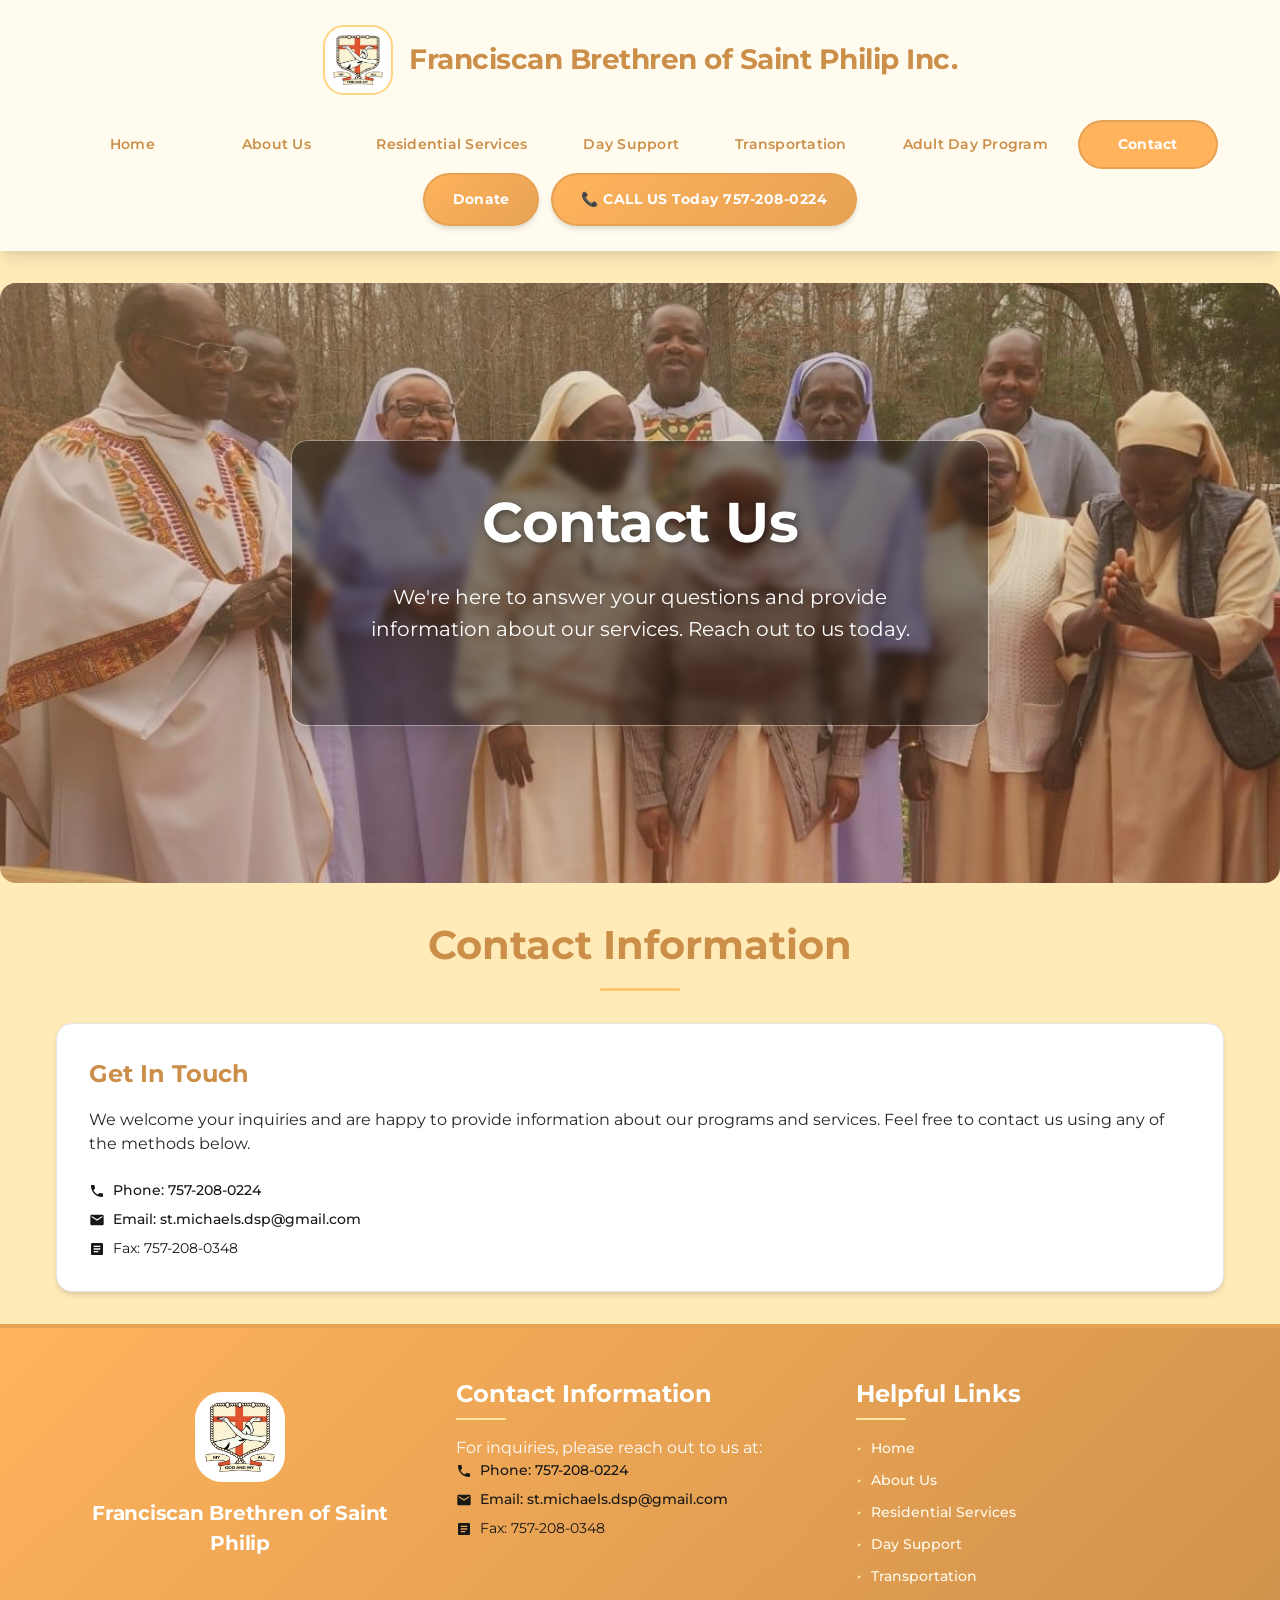
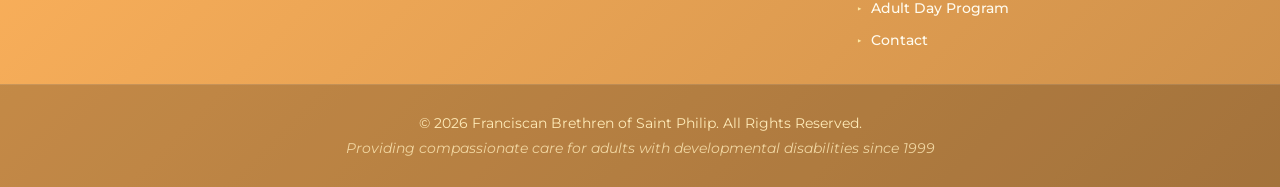
<file: contact.html>
<!DOCTYPE html>
<html lang="en-US" class="no-js">

<head>
    <meta charset="UTF-8">
    <meta name="viewport" content="width=device-width, initial-scale=1.0">
    <meta name="description"
        content="Contact St. Michael's Adult Day Program. Reach out for inquiries, admissions, or general information.">
    <meta name="keywords" content="contact, information, inquiries, admissions, St. Michael's Adult Day Program">
    <meta name="author" content="Franciscan Brethren of Saint Philip">
    <meta name="robots" content="index, follow">
    <meta property="og:title" content="Contact Us - St. Michael's Adult Day Program">
    <meta property="og:description" content="Reach out to us for inquiries, admissions, or general information.">
    <meta property="og:type" content="website">
    <meta property="og:url" content="https://www.stmichaelsdaycare.com/contact.html">
    <title>Contact Us - St. Michael's Adult Day Program</title>
    <link rel="preconnect" href="https://fonts.googleapis.com">
    <link rel="preconnect" href="https://fonts.gstatic.com" crossorigin>
    <link
        href="https://fonts.googleapis.com/css2?family=Montserrat:wght@300;400;500;600;700&family=Montserrat+Alternates:wght@400;700&display=swap"
        rel="stylesheet">
    <link rel="stylesheet" href="style.css?v=1">
    <script src="myjavadoc.js" defer></script>
</head>

<body>
    <header>
        <nav class="main-navigation">
            <div class="header-container">

                <div class="logo-container" role="button" tabindex="0" onclick="window.location.href='index.html'"
                    aria-label="Go to homepage">
                    <img src="images/logo45.png" alt="Franciscan Brethren of Saint Philip Logo" class="logo-img"
                        width="60" height="60">
                    <div class="logo-text">Franciscan Brethren of Saint Philip Inc.</div>
                </div>

                <div class="button-container">
                    <div class="nav-buttons">
                        <a href="index.html" class="nav-link button1">Home</a>
                        <a href="aboutus.html" class="nav-link button2">About Us</a>
                        <a href="services.html" class="nav-link button3">Residential Services</a>
                        <a href="daysupport.html" class="nav-link button4">Day Support</a>
                        <a href="transportation.html" class="nav-link button5">Transportation</a>
                        <a href="adultdayprogram.html" class="nav-link button4">Adult Day Program</a>
                        <a href="contact.html" class="nav-link button7 current-page">Contact</a>
                        <a href="donate.html" class="nav-link button6">Donate</a>
                        <a href="tel:7572080224" class="nav-link cta-btn">📞 CALL US Today 757-208-0224</a>
                    </div>
                </div>
            </div>
        </nav>
    </header>


    <main id="main-content">
        <section class="hero-section section1" aria-labelledby="contact-hero">
            <div class="info-content">
                <h1 id="contact-hero" class="hero-title">Contact Us</h1>
                <p class="hero-description">We're here to answer your questions and provide information about our
                    services. Reach out to us today.</p>
            </div>
        </section>

        <section class="contact-section" aria-labelledby="contact-info">
            <div class="container">
                <h2 id="contact-info" class="section-title">Contact Information</h2>
                <div class="location-content">
                    <div class="address-info">
                        <h3>Get In Touch</h3>

                        <p>We welcome your inquiries and are happy to provide information about our programs and
                            services. Feel free to contact us using any of the methods below.</p>
                        <br>

                        <div class="contact-methods">
                            <p class="contact-item">
                                <svg class="contact-icon" viewBox="0 0 24 24" width="16" height="16" aria-hidden="true">
                                    <path
                                        d="M6.62 10.79c1.44 2.83 3.76 5.14 6.59 6.59l2.2-2.2c.27-.27.67-.36 1.02-.24 1.12.37 2.33.57 3.57.57.55 0 1 .45 1 1V20c0 .55-.45 1-1 1-9.39 0-17-7.61-17-17 0-.55.45-1 1-1h3.5c.55 0 1 .45 1 1 0 1.25.2 2.45.57 3.57.11.35.03.74-.25 1.02l-2.2 2.2z" />
                                </svg>
                                <a href="tel:7572080224" class="contact-link">Phone: 757-208-0224</a>
                            </p>
                            <p class="contact-item">
                                <svg class="contact-icon" viewBox="0 0 24 24" width="16" height="16" aria-hidden="true">
                                    <path
                                        d="M20 4H4c-1.1 0-1.99.9-1.99 2L2 18c0 1.1.9 2 2 2h16c1.1 0 2-.9 2-2V6c0-1.1-.9-2-2-2zm0 4l-8 5-8-5V6l8 5 8-5v2z" />
                                </svg>
                                <a href="mailto:st.michaels.dsp@gmail.com" class="contact-link">Email:
                                    st.michaels.dsp@gmail.com</a>
                            </p>
                            <p class="contact-item">
                                <svg class="contact-icon" viewBox="0 0 24 24" width="16" height="16" aria-hidden="true">
                                    <path
                                        d="M19 3H5c-1.1 0-2 .9-2 2v14c0 1.1.9 2 2 2h14c1.1 0 2-.9 2-2V5c0-1.1-.9-2-2-2zm-5 14H7v-2h7v2zm3-4H7v-2h10v2zm0-4H7V7h10v2z" />
                                </svg>
                                <span>Fax: 757-208-0348</span>
                            </p>
                        </div>


                    </div>


                </div>
            </div>
        </section>

    </main>

    <!-- 
    FOOTER SECTION
    -->
    <footer class="site-footer" role="contentinfo">
        <div class="footer-container">
            <div class="footer-logo" role="button" tabindex="0" onclick="window.location.href='index.html'"
                aria-label="Go to homepage">
                <img src="images/logo45.png" alt="Franciscan Brethren of Saint Philip Logo" class="logo-img" width="80"
                    height="80">
                <span class="footer-logo-text">Franciscan Brethren of Saint Philip</span>
            </div>

            <div class="footer-contact">
                <h3>Contact Information</h3>
                <p>For inquiries, please reach out to us at:</p>
                <div class="contact-methods">
                    <p class="contact-item">
                        <svg class="contact-icon" viewBox="0 0 24 24" width="16" height="16" aria-hidden="true">
                            <path
                                d="M6.62 10.79c1.44 2.83 3.76 5.14 6.59 6.59l2.2-2.2c.27-.27.67-.36 1.02-.24 1.12.37 2.33.57 3.57.57.55 0 1 .45 1 1V20c0 .55-.45 1-1 1-9.39 0-17-7.61-17-17 0-.55.45-1 1-1h3.5c.55 0 1 .45 1 1 0 1.25.2 2.45.57 3.57.11.35.03.74-.25 1.02l-2.2 2.2z" />
                        </svg>
                        <a href="tel:7572080224" class="contact-link">Phone: 757-208-0224</a>
                    </p>
                    <p class="contact-item">
                        <svg class="contact-icon" viewBox="0 0 24 24" width="16" height="16" aria-hidden="true">
                            <path
                                d="M20 4H4c-1.1 0-1.99.9-1.99 2L2 18c0 1.1.9 2 2 2h16c1.1 0 2-.9 2-2V6c0-1.1-.9-2-2-2zm0 4l-8 5-8-5V6l8 5 8-5v2z" />
                        </svg>
                        <a href="mailto:st.michaels.dsp@gmail.com" class="contact-link">Email:
                            st.michaels.dsp@gmail.com</a>
                    </p>
                    <p class="contact-item">
                        <svg class="contact-icon" viewBox="0 0 24 24" width="16" height="16" aria-hidden="true">
                            <path
                                d="M19 3H5c-1.1 0-2 .9-2 2v14c0 1.1.9 2 2 2h14c1.1 0 2-.9 2-2V5c0-1.1-.9-2-2-2zm-5 14H7v-2h7v2zm3-4H7v-2h10v2zm0-4H7V7h10v2z" />
                        </svg>
                        <span>Fax: 757-208-0348</span>
                    </p>
                </div>
            </div>

            <div class="footer-links">
                <h3>Helpful Links</h3>
                <nav aria-label="Footer navigation">
                    <ul class="footer-nav-list">
                        <li><a href="index.html">Home</a></li>
                        <li><a href="aboutus.html">About Us</a></li>
                        <li><a href="services.html">Residential Services</a></li>
                        <li><a href="daysupport.html">Day Support</a></li>
                        <li><a href="transportation.html">Transportation</a></li>
                        <li><a href="adultdayprogram.html">Adult Day Program</a></li>
                        <li><a href="contact.html">Contact</a></li>
                    </ul>
                </nav>
            </div>
        </div>

        <div class="footer-bottom">
            <p>&copy; 2026 Franciscan Brethren of Saint Philip. All Rights Reserved.</p>
            <p class="footer-disclaimer">Providing compassionate care for adults with developmental disabilities since
                1999</p>
        </div>
    </footer>
</body>

</html>
</file>
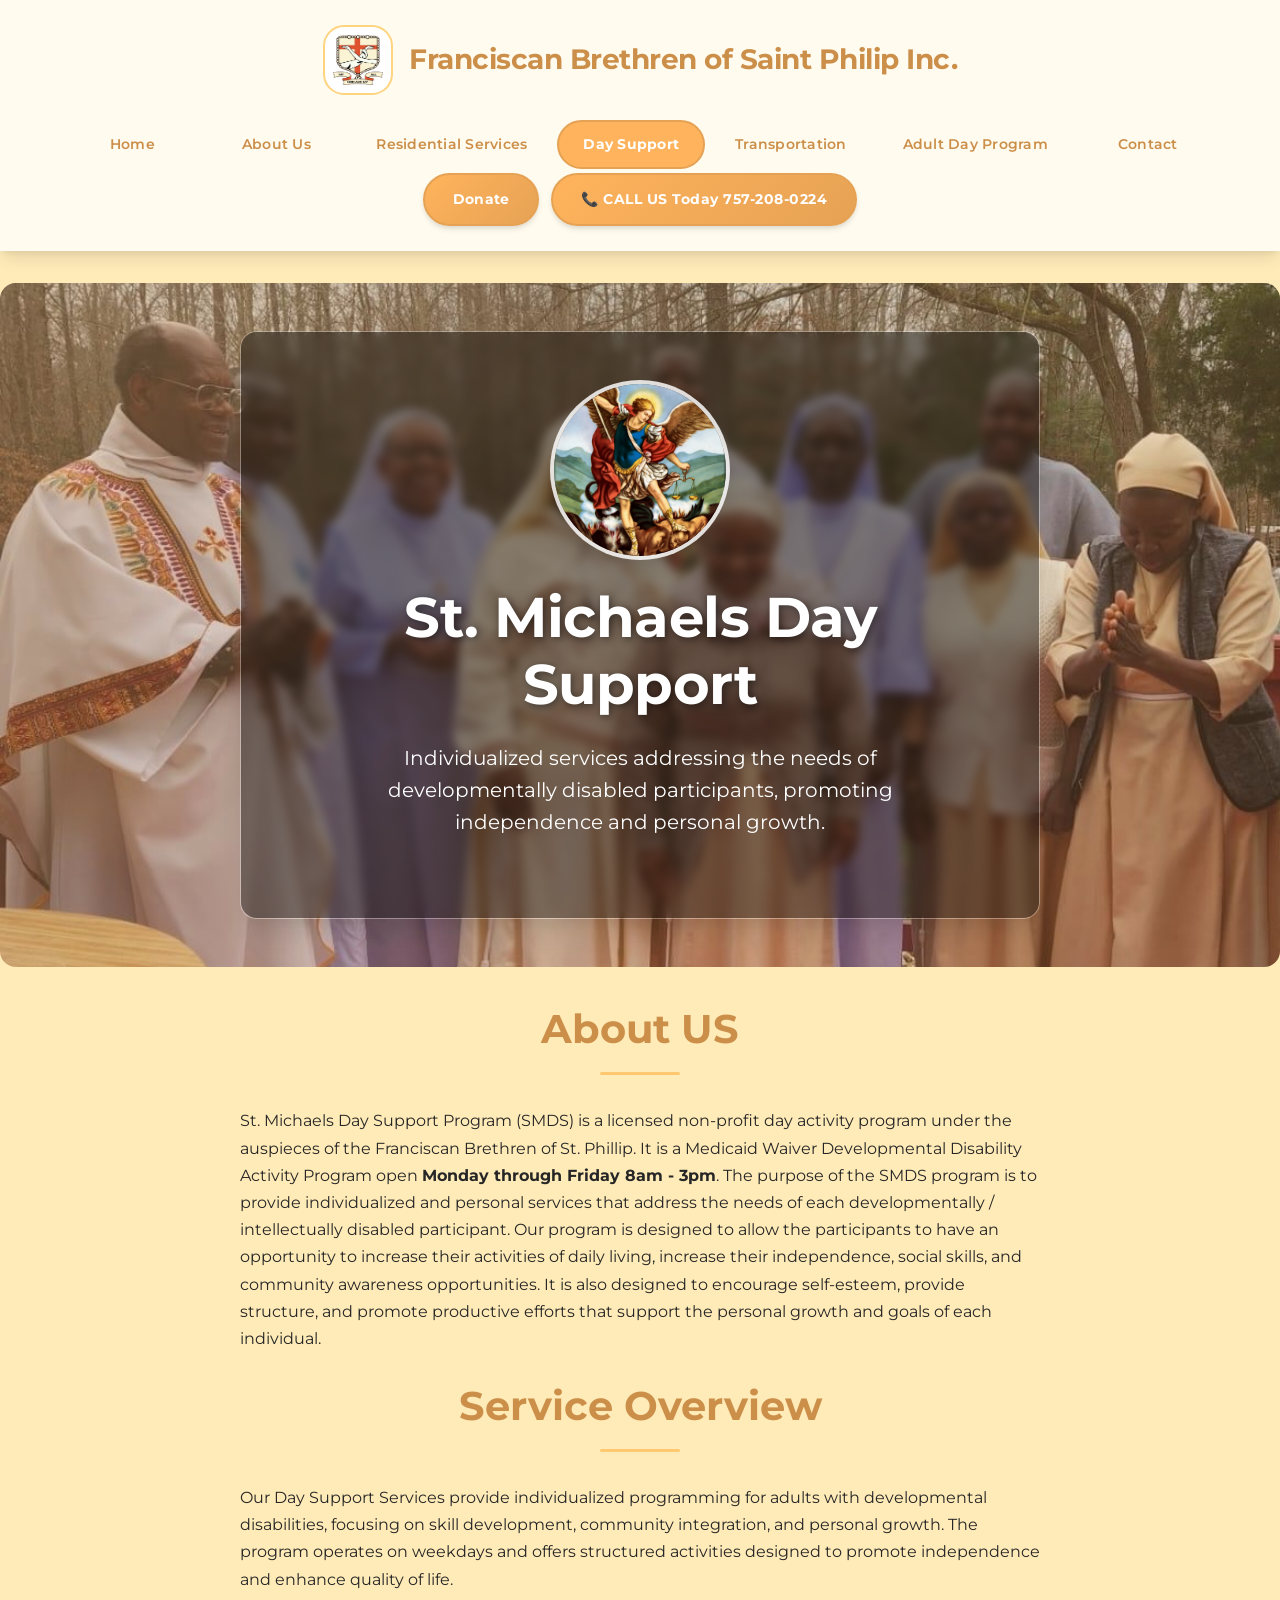
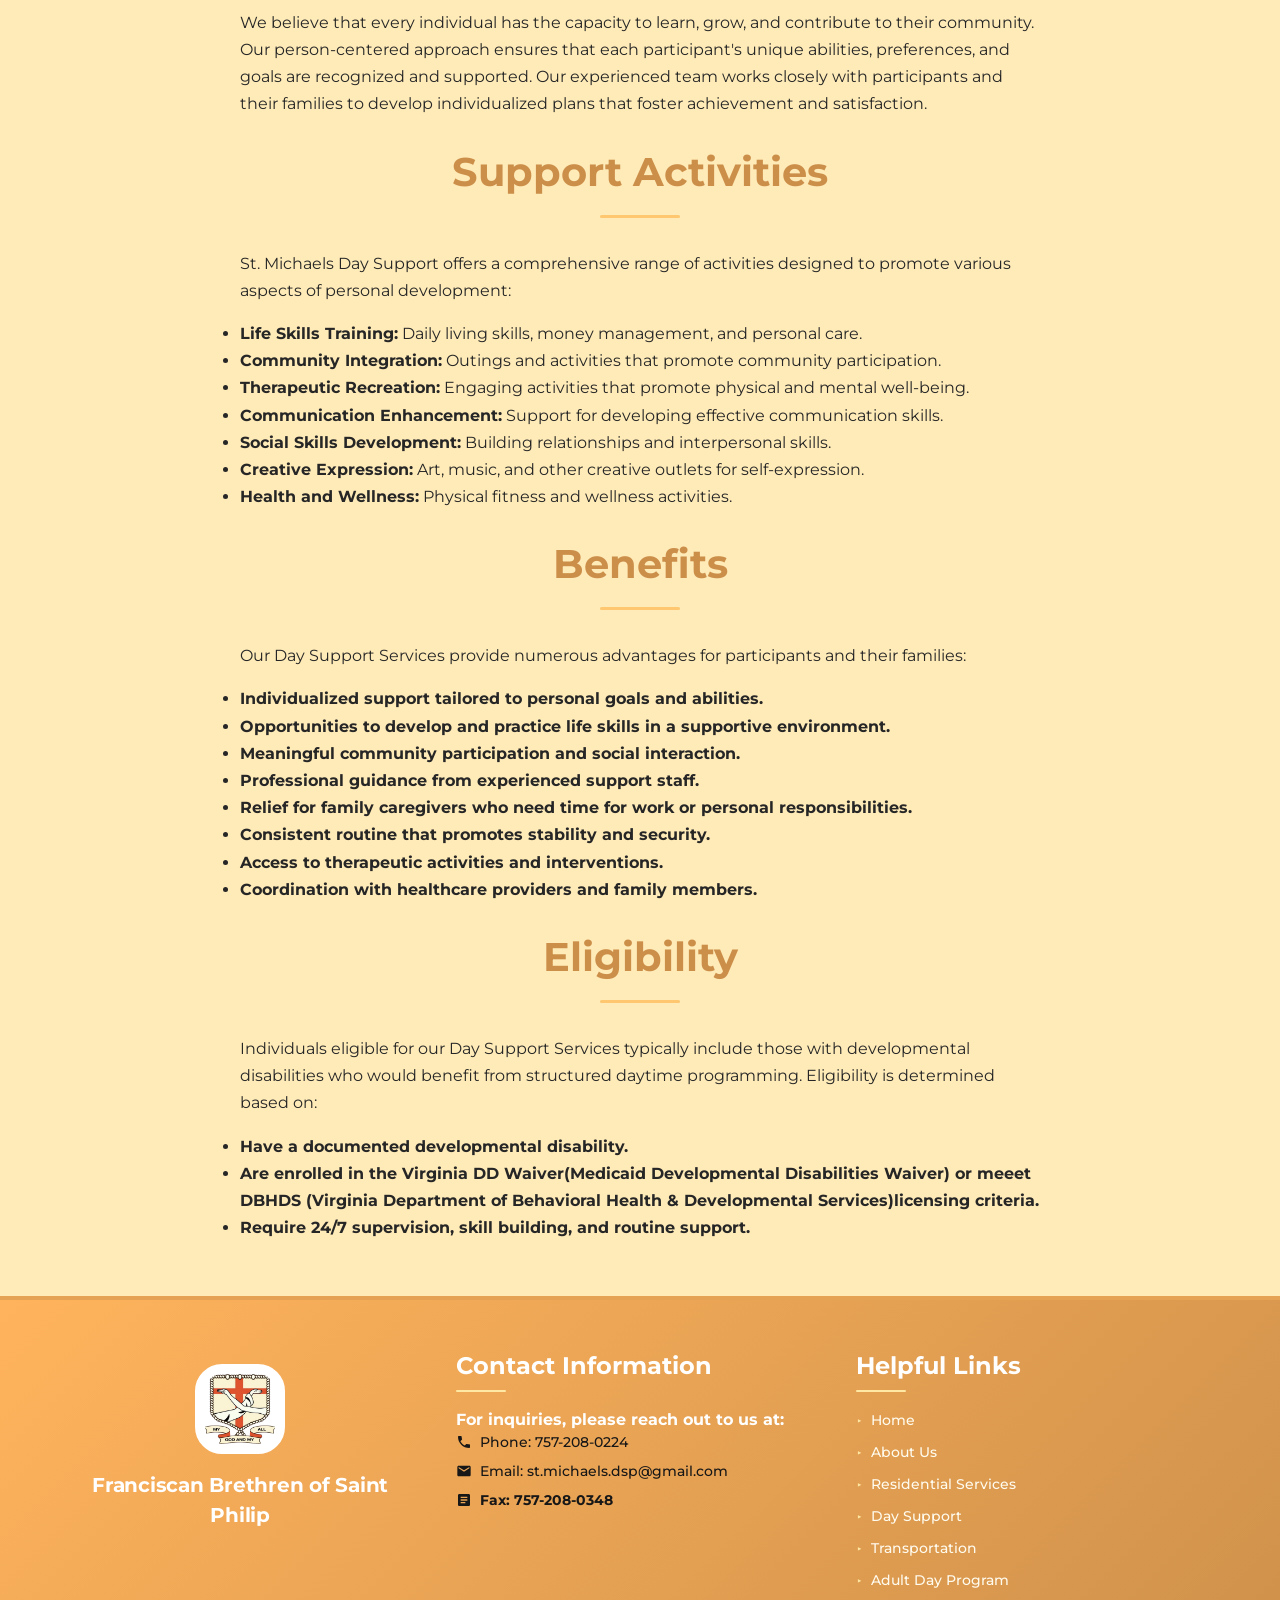
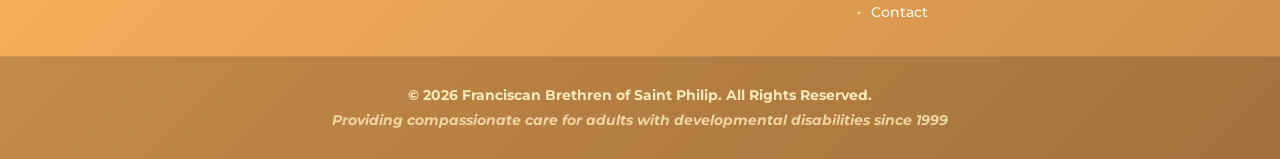
<file: daysupport.html>
<!DOCTYPE html>
<html lang="en-US" class="no-js">

<head>
    <meta charset="UTF-8">
    <meta name="viewport" content="width=device-width, initial-scale=1.0">
    <meta name="description"
        content="Day Support Services - Individualized services addressing the needs of developmentally disabled participants.">
    <meta name="keywords" content="day support, developmental disabilities, individualized services, specialized care">
    <meta name="author" content="Franciscan Brethren of Saint Philip">
    <meta name="robots" content="index, follow">
    <meta property="og:title" content="Day Support Services - St. Michael's Adult Day Program">
    <meta property="og:description"
        content="Individualized services addressing the needs of developmentally disabled participants.">
    <meta property="og:type" content="website">
    <meta property="og:url" content="https://www.stmichaelsdaycare.com/daysupport.html">
    <title>Day Support Services - St. Michael's Adult Day Program</title>
    <link rel="preconnect" href="https://fonts.googleapis.com">
    <link rel="preconnect" href="https://fonts.gstatic.com" crossorigin>
    <link
        href="https://fonts.googleapis.com/css2?family=Montserrat:wght@300;400;500;600;700&family=Montserrat+Alternates:wght@400;700&display=swap"
        rel="stylesheet">
    <link rel="stylesheet" href="style.css?v=1">
    <script src="myjavadoc.js" defer></script>
</head>

<body>
    <header>
        <nav class="main-navigation">
            <div class="header-container">

                <div class="logo-container" role="button" tabindex="0" onclick="window.location.href='index.html'"
                    aria-label="Go to homepage">
                    <img src="images/logo45.png" alt="Franciscan Brethren of Saint Philip Logo" class="logo-img"
                        width="60" height="60">
                    <div class="logo-text">Franciscan Brethren of Saint Philip Inc.</div>
                </div>



                <div class="button-container">
                    <div class="nav-buttons">
                        <a href="index.html" class="nav-link button1">Home</a>
                        <a href="aboutus.html" class="nav-link button2">About Us</a>
                        <a href="services.html" class="nav-link button3">Residential Services</a>
                        <a href="daysupport.html" class="nav-link button4 current-page">Day Support</a>
                        <a href="transportation.html" class="nav-link button5">Transportation</a>
                        <a href="adultdayprogram.html" class="nav-link button4">Adult Day Program</a>
                        <a href="contact.html" class="nav-link button7">Contact</a>
                        <a href="donate.html" class="nav-link button6">Donate</a>
                        <a href="tel:7572080224" class="nav-link cta-btn">📞 CALL US Today 757-208-0224</a>
                    </div>
                </div>
            </div>
        </nav>
    </header>


    <main id="main-content">
        <section class="hero-section section1" aria-labelledby="support-hero">
            <div class="info-content">
                <div class="hero-figure">
                    <img src="images/logo45.jpg" alt="Portrait of the archangel who inspired the Day Support name"
                        class="hero-figure__img" width="180" height="180" />
                </div>

                <h1 id="support-hero" class="hero-title">St. Michaels Day Support</h1>
                <p class="hero-description">Individualized services addressing the needs of developmentally disabled
                    participants, promoting independence and personal growth.</p>
            </div>

        </section>




        <section class="support-details" aria-labelledby="support-overview">
            <div class="container">
                <h2 id="support-overview" class="section-title">About US</h2>
                <div class="history-content">
                    <p>St. Michaels Day Support Program (SMDS) is a licensed non-profit day activity program under the
                        auspieces of the Franciscan Brethren of St. Phillip. It is a Medicaid Waiver Developmental
                        Disability
                        Activity Program open <strong>Monday through Friday 8am - 3pm</strong>. The purpose of the SMDS
                        program
                        is to provide individualized and personal services that address the needs of each
                        developmentally /
                        intellectually disabled participant. Our program is designed to allow the participants to have
                        an
                        opportunity to
                        increase their activities of daily living, increase their independence, social skills, and
                        community
                        awareness opportunities. It is also designed to encourage self-esteem, provide structure, and
                        promote
                        productive efforts that support the personal growth and goals of each individual.</p>
                </div>
                <br>
            </div>
        </section>

        <section class="support-details" aria-labelledby="support-overview">
            <div class="container">
                <h2 id="support-overview" class="section-title">Service Overview</h2>
                <div class="history-content">
                    <p>Our Day Support Services provide individualized programming for adults with developmental
                        disabilities, focusing on skill development, community integration, and personal growth. The
                        program operates on weekdays and offers structured activities designed to promote independence
                        and enhance quality of life.</p>

                    <p>We believe that every individual has the capacity to learn, grow, and contribute to their
                        community. Our person-centered approach ensures that each participant's unique abilities,
                        preferences, and goals are recognized and supported. Our experienced team works closely with
                        participants and their families to develop individualized plans that foster achievement and
                        satisfaction.</p>
                </div>
            </div>
        </section>

        <section class="support-activities" aria-labelledby="support-activities">
            <div class="container">
                <br>
                <h2 id="support-activities" class="section-title">Support Activities</h2>
                <div class="history-content">
                    <p>St. Michaels Day Support offers a comprehensive range of activities designed to promote various
                        aspects of personal development:</p>

                    <ul>
                        <li><strong>Life Skills Training:</strong> Daily living skills, money management, and personal
                            care.</li>

                        <li><strong>Community Integration:</strong> Outings and activities that promote community
                            participation.</li>
                        <li><strong>Therapeutic Recreation:</strong> Engaging activities that promote physical and
                            mental well-being.</li>
                        <li><strong>Communication Enhancement:</strong> Support for developing effective communication
                            skills.</li>
                        <li><strong>Social Skills Development:</strong> Building relationships and interpersonal skills.
                        </li>
                        <li><strong>Creative Expression:</strong> Art, music, and other creative outlets for
                            self-expression.
                        </li>
                        <li><strong>Health and Wellness:</strong> Physical fitness and wellness activities.</li>
                    </ul>
                </div>
            </div>
        </section>

        <section class="support-benefits" aria-labelledby="support-benefits">
            <div class="container">
                <br>
                <h2 id="support-benefits" class="section-title">Benefits</h2>
                <div class="history-content">
                    <p>Our Day Support Services provide numerous advantages for participants and their families:</p>

                    <ul>
                        <li> <strong>Individualized support tailored to personal goals and abilities.</strong>
                        </li>
                        <li><strong>Opportunities to develop and practice life skills in a supportive
                                environment.</strong></li>
                        <li><strong>Meaningful community participation and social interaction.</strong></li>
                        <li><strong>Professional guidance from experienced support staff.</strong></li>
                        <li><strong>Relief for family caregivers who need time for work or personal
                                responsibilities.</strong></li>
                        <li><strong>Consistent routine that promotes stability and security.</strong></li>
                        <li><strong>Access to therapeutic activities and interventions.</strong></li>
                        <li><strong>Coordination with healthcare providers and family members.</strong></li>
                    </ul>
                </div>
            </div>
        </section>

        <section class="support-eligibility" aria-labelledby="support-eligibility">
            <div class="container">
                <br>
                <h2 id="support-eligibility" class="section-title">Eligibility</h2>
                <div class="history-content">
                    <p>Individuals eligible for our Day Support Services typically include those with developmental
                        disabilities who would benefit from structured daytime programming. Eligibility is determined
                        based on:</p>

                    <ul>
                        <strong>
                            <li>Have a documented <strong> developmental disability</strong>.</li>
                            <li>Are enrolled in the <strong> Virginia DD Waiver(Medicaid Developmental
                                    Disabilities Waiver) </strong> or meeet DBHDS
                                (Virginia Department of Behavioral Health & Developmental Services)licensing
                                criteria.</li>
                            <li>Require <strong>24/7 supervision</strong>, skill building, and routine support.</li>

                    </ul>
                    <br>


                    <br>
                </div>
            </div>
        </section>
    </main>

    <!-- 
    FOOTER SECTION
    -->
    <footer class="site-footer" role="contentinfo">
        <div class="footer-container">
            <div class="footer-logo" role="button" tabindex="0" onclick="window.location.href='index.html'"
                aria-label="Go to homepage">
                <img src="images/logo45.png" alt="Franciscan Brethren of Saint Philip Logo" class="logo-img" width="80"
                    height="80">
                <span class="footer-logo-text">Franciscan Brethren of Saint Philip</span>
            </div>

            <div class="footer-contact">
                <h3>Contact Information</h3>
                <p>For inquiries, please reach out to us at:</p>
                <div class="contact-methods">
                    <p class="contact-item">
                        <svg class="contact-icon" viewBox="0 0 24 24" width="16" height="16" aria-hidden="true">
                            <path
                                d="M6.62 10.79c1.44 2.83 3.76 5.14 6.59 6.59l2.2-2.2c.27-.27.67-.36 1.02-.24 1.12.37 2.33.57 3.57.57.55 0 1 .45 1 1V20c0 .55-.45 1-1 1-9.39 0-17-7.61-17-17 0-.55.45-1 1-1h3.5c.55 0 1 .45 1 1 0 1.25.2 2.45.57 3.57.11.35.03.74-.25 1.02l-2.2 2.2z" />
                        </svg>
                        <a href="tel:7572080224" class="contact-link">Phone: 757-208-0224</a>
                    </p>
                    <p class="contact-item">
                        <svg class="contact-icon" viewBox="0 0 24 24" width="16" height="16" aria-hidden="true">
                            <path
                                d="M20 4H4c-1.1 0-1.99.9-1.99 2L2 18c0 1.1.9 2 2 2h16c1.1 0 2-.9 2-2V6c0-1.1-.9-2-2-2zm0 4l-8 5-8-5V6l8 5 8-5v2z" />
                        </svg>
                        <a href="mailto:st.michaels.dsp@gmail.com" class="contact-link">Email:
                            st.michaels.dsp@gmail.com</a>
                    </p>
                    <p class="contact-item">
                        <svg class="contact-icon" viewBox="0 0 24 24" width="16" height="16" aria-hidden="true">
                            <path
                                d="M19 3H5c-1.1 0-2 .9-2 2v14c0 1.1.9 2 2 2h14c1.1 0 2-.9 2-2V5c0-1.1-.9-2-2-2zm-5 14H7v-2h7v2zm3-4H7v-2h10v2zm0-4H7V7h10v2z" />
                        </svg>
                        <span>Fax: 757-208-0348</span>
                    </p>
                </div>
            </div>

            <div class="footer-links">
                <h3>Helpful Links</h3>
                <nav aria-label="Footer navigation">
                    <ul class="footer-nav-list">
                        <li><a href="index.html">Home</a></li>
                        <li><a href="aboutus.html">About Us</a></li>
                        <li><a href="services.html">Residential Services</a></li>
                        <li><a href="daysupport.html">Day Support</a></li>
                        <li><a href="transportation.html">Transportation</a></li>
                        <li><a href="adultdayprogram.html">Adult Day Program</a></li>
                        <li><a href="contact.html">Contact</a></li>
                    </ul>
                </nav>
            </div>
        </div>

        <div class="footer-bottom">
            <p>&copy; 2026 Franciscan Brethren of Saint Philip. All Rights Reserved.</p>
            <p class="footer-disclaimer">Providing compassionate care for adults with developmental disabilities since
                1999</p>
        </div>
    </footer>
</body>

</html>
</file>
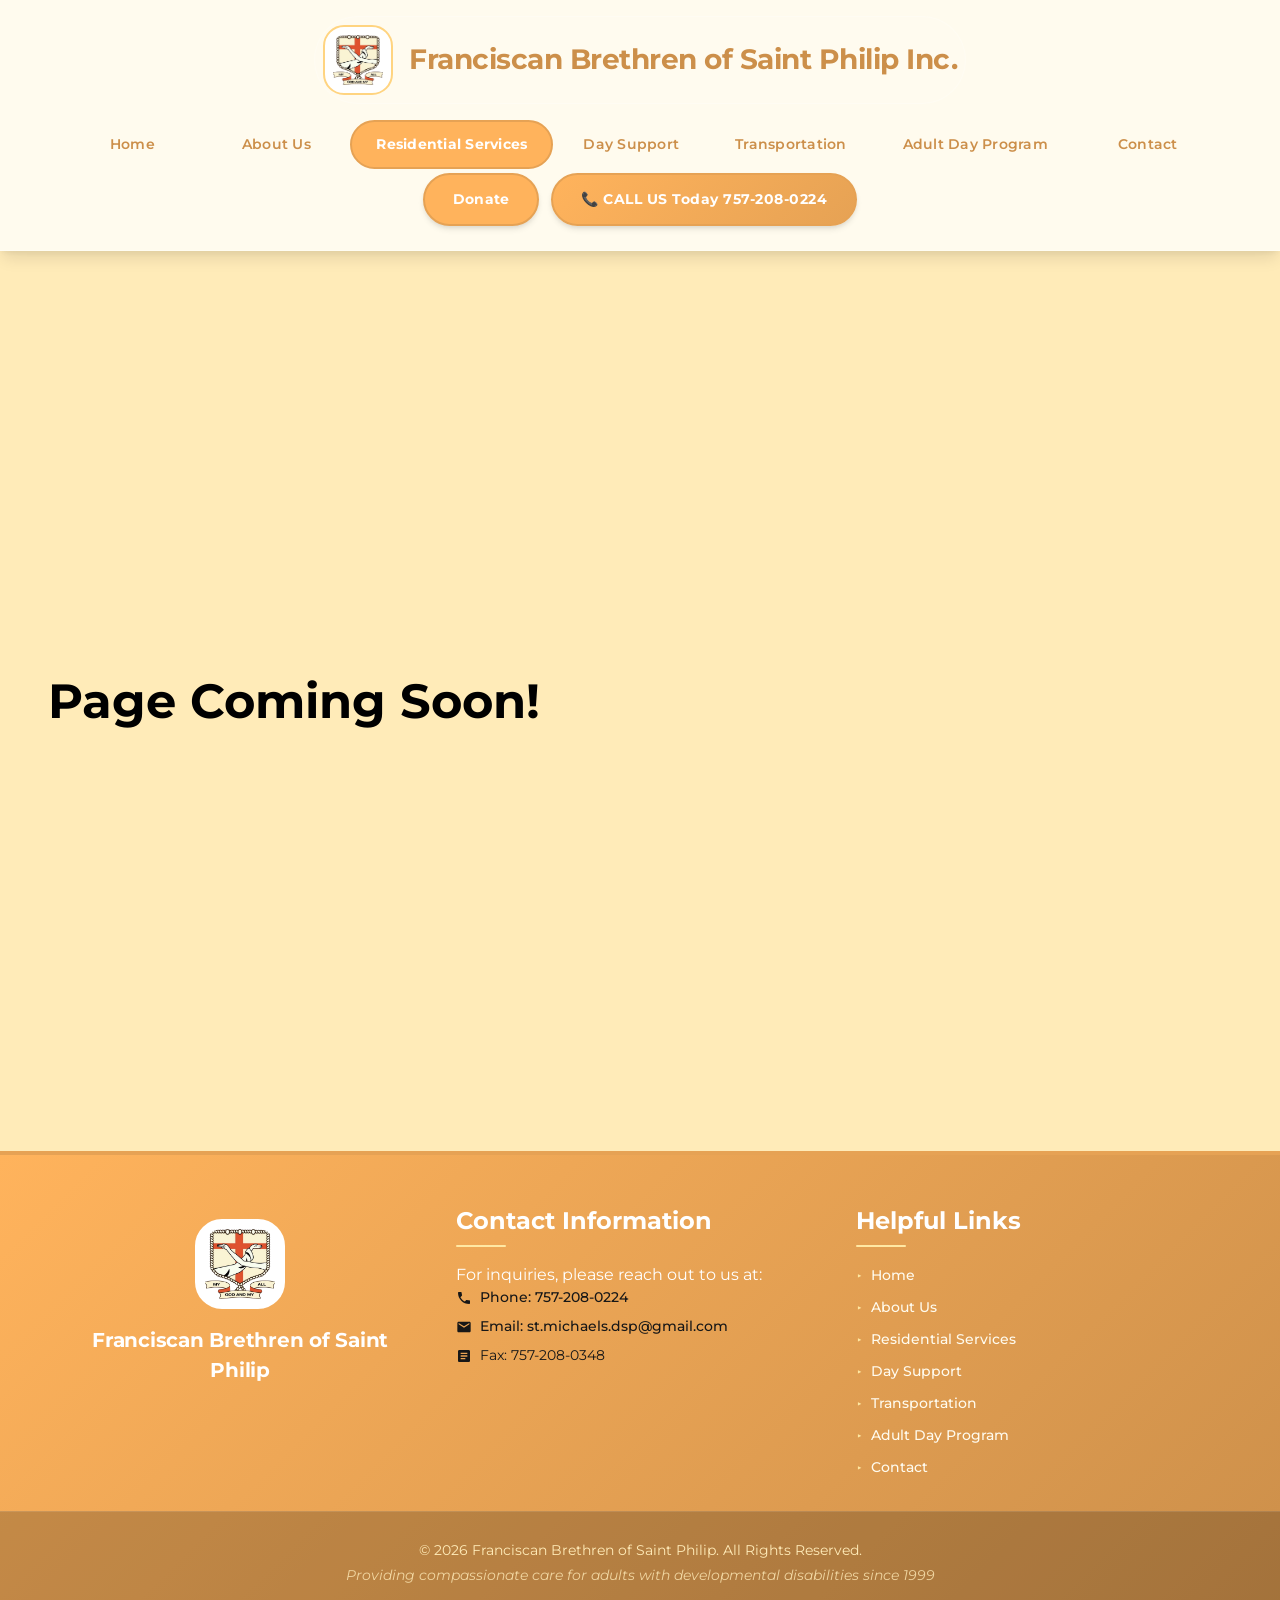
<file: donate.html>
<!DOCTYPE html>
<html lang="en-US" class="no-js">

<head>
    <meta charset="UTF-8">
    <meta name="viewport" content="width=device-width, initial-scale=1.0">
    <meta name="description"
        content="St. Michael's Adult Day Program - Providing specialized support and loving care for adults with developmental disabilities since 1999.">
    <meta name="keywords" content="adult day program, developmental disabilities, compassionate care, Virginia">
    <meta name="author" content="Franciscan Brethren of Saint Philip">
    <meta name="robots" content="index, follow">
    <meta property="og:title" content="St. Michael's Adult Day Program - Compassionate Care Since 1999">
    <meta property="og:description"
        content="Providing specialized support and loving care for adults with developmental disabilities.">
    <meta property="og:type" content="website">
    <meta property="og:url" content="https://www.stmichaelsdaycare.com">
    <title>St. Michael's Adult Day Program - Compassionate Care Since 1999</title>
    <link rel="preconnect" href="https://fonts.googleapis.com">
    <link rel="preconnect" href="https://fonts.gstatic.com" crossorigin>
    <link
        href="https://fonts.googleapis.com/css2?family=Montserrat:wght@300;400;500;600;700&family=Montserrat+Alternates:wght@400;700&display=swap"
        rel="stylesheet">
    <link rel="stylesheet" href="style.css?v=1">
    <script src="myjavadoc.js" defer></script>
</head>

<body>
    <header>
        <nav class="main-navigation">
            <div class="header-container">

                <div class="logo-container" role="button" tabindex="0" onclick="window.location.href='index.html'"
                    aria-label="Go to homepage">
                    <img src="images/logo45.png" alt="Franciscan Brethren of Saint Philip Logo" class="logo-img"
                        width="60" height="60">
                    <div class="logo-text">Franciscan Brethren of Saint Philip Inc.</div>
                </div>

                <div class="button-container">
                    <div class="nav-buttons">
                        <a href="index.html" class="nav-link button1">Home</a>
                        <a href="aboutus.html" class="nav-link button2">About Us</a>
                        <a href="services.html" class="nav-link button3 current-page">Residential Services</a>
                        <a href="daysupport.html" class="nav-link button4">Day Support</a>
                        <a href="transportation.html" class="nav-link button5">Transportation</a>
                        <a href="adultdayprogram.html" class="nav-link button4">Adult Day Program</a>
                        <a href="contact.html" class="nav-link button7">Contact</a>
                        <a href="donate.html" class="nav-link button6">Donate</a>
                        <a href="tel:7572080224" class="nav-link cta-btn">📞 CALL US Today 757-208-0224</a>
                    </div>
                </div>
            </div>
        </nav>
    </header>


    <div class="donate-page">
        <div class="donate-body">
            <p>Page Coming Soon!</p>
        </div>
    </div>




    <!-- 
    FOOTER SECTION
    -->
    <footer class="site-footer" role="contentinfo">
        <div class="footer-container">
            <div class="footer-logo" role="button" tabindex="0" onclick="window.location.href='index.html'"
                aria-label="Go to homepage">
                <img src="images/logo45.png" alt="Franciscan Brethren of Saint Philip Logo" class="logo-img" width="80"
                    height="80">
                <span class="footer-logo-text">Franciscan Brethren of Saint Philip</span>
            </div>

            <div class="footer-contact">
                <h3>Contact Information</h3>
                <p>For inquiries, please reach out to us at:</p>
                <div class="contact-methods">
                    <p class="contact-item">
                        <svg class="contact-icon" viewBox="0 0 24 24" width="16" height="16" aria-hidden="true">
                            <path
                                d="M6.62 10.79c1.44 2.83 3.76 5.14 6.59 6.59l2.2-2.2c.27-.27.67-.36 1.02-.24 1.12.37 2.33.57 3.57.57.55 0 1 .45 1 1V20c0 .55-.45 1-1 1-9.39 0-17-7.61-17-17 0-.55.45-1 1-1h3.5c.55 0 1 .45 1 1 0 1.25.2 2.45.57 3.57.11.35.03.74-.25 1.02l-2.2 2.2z" />
                        </svg>
                        <a href="tel:7572080224" class="contact-link">Phone: 757-208-0224</a>
                    </p>
                    <p class="contact-item">
                        <svg class="contact-icon" viewBox="0 0 24 24" width="16" height="16" aria-hidden="true">
                            <path
                                d="M20 4H4c-1.1 0-1.99.9-1.99 2L2 18c0 1.1.9 2 2 2h16c1.1 0 2-.9 2-2V6c0-1.1-.9-2-2-2zm0 4l-8 5-8-5V6l8 5 8-5v2z" />
                        </svg>
                        <a href="mailto:st.michaels.dsp@gmail.com" class="contact-link">Email:
                            st.michaels.dsp@gmail.com</a>
                    </p>
                    <p class="contact-item">
                        <svg class="contact-icon" viewBox="0 0 24 24" width="16" height="16" aria-hidden="true">
                            <path
                                d="M19 3H5c-1.1 0-2 .9-2 2v14c0 1.1.9 2 2 2h14c1.1 0 2-.9 2-2V5c0-1.1-.9-2-2-2zm-5 14H7v-2h7v2zm3-4H7v-2h10v2zm0-4H7V7h10v2z" />
                        </svg>
                        <span>Fax: 757-208-0348</span>
                    </p>
                </div>
            </div>

            <div class="footer-links">
                <h3>Helpful Links</h3>
                <nav aria-label="Footer navigation">
                    <ul class="footer-nav-list">
                        <li><a href="index.html">Home</a></li>
                        <li><a href="aboutus.html">About Us</a></li>
                        <li><a href="services.html">Residential Services</a></li>
                        <li><a href="daysupport.html">Day Support</a></li>
                        <li><a href="transportation.html">Transportation</a></li>
                        <li><a href="adultdayprogram.html">Adult Day Program</a></li>
                        <li><a href="contact.html">Contact</a></li>
                    </ul>
                </nav>
            </div>
        </div>

        <div class="footer-bottom">
            <p>&copy; 2026 Franciscan Brethren of Saint Philip. All Rights Reserved.</p>
            <p class="footer-disclaimer">Providing compassionate care for adults with developmental disabilities since
                1999</p>
        </div>
    </footer>
</body>

</html>
</file>
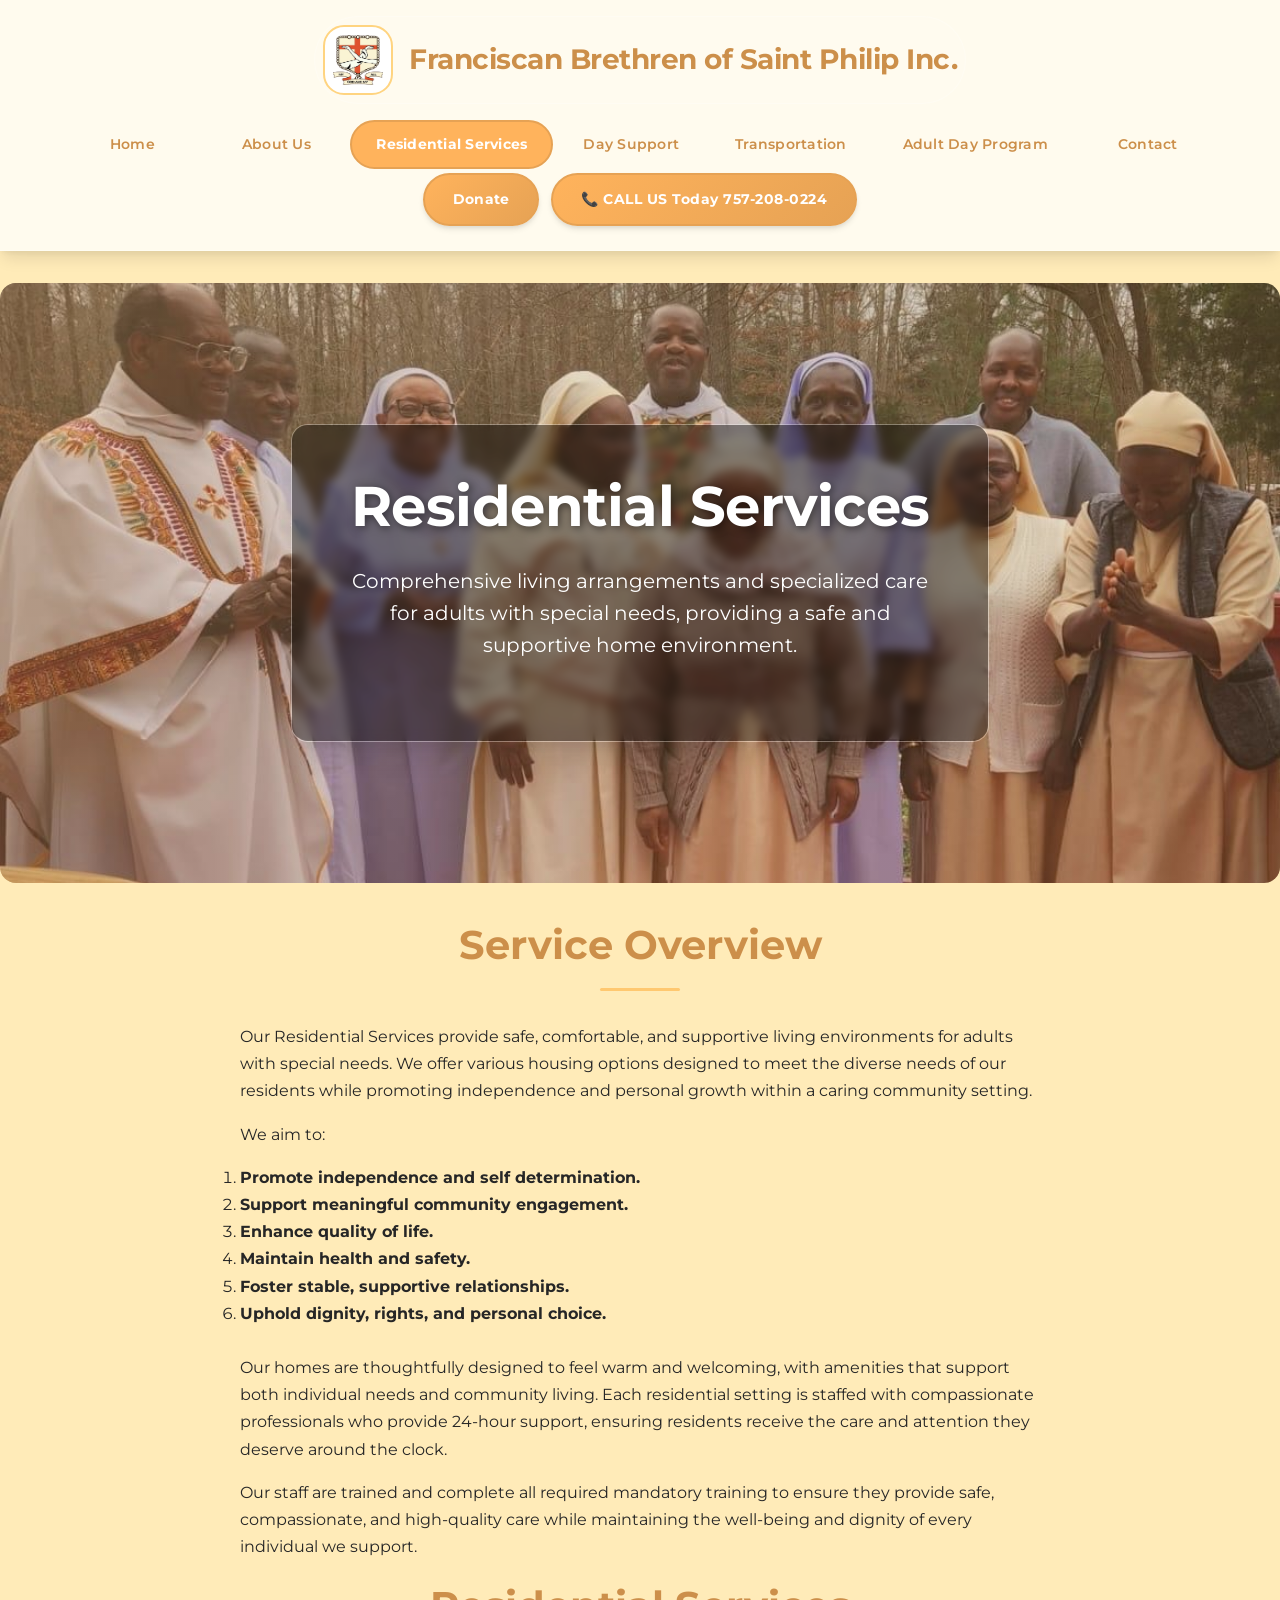
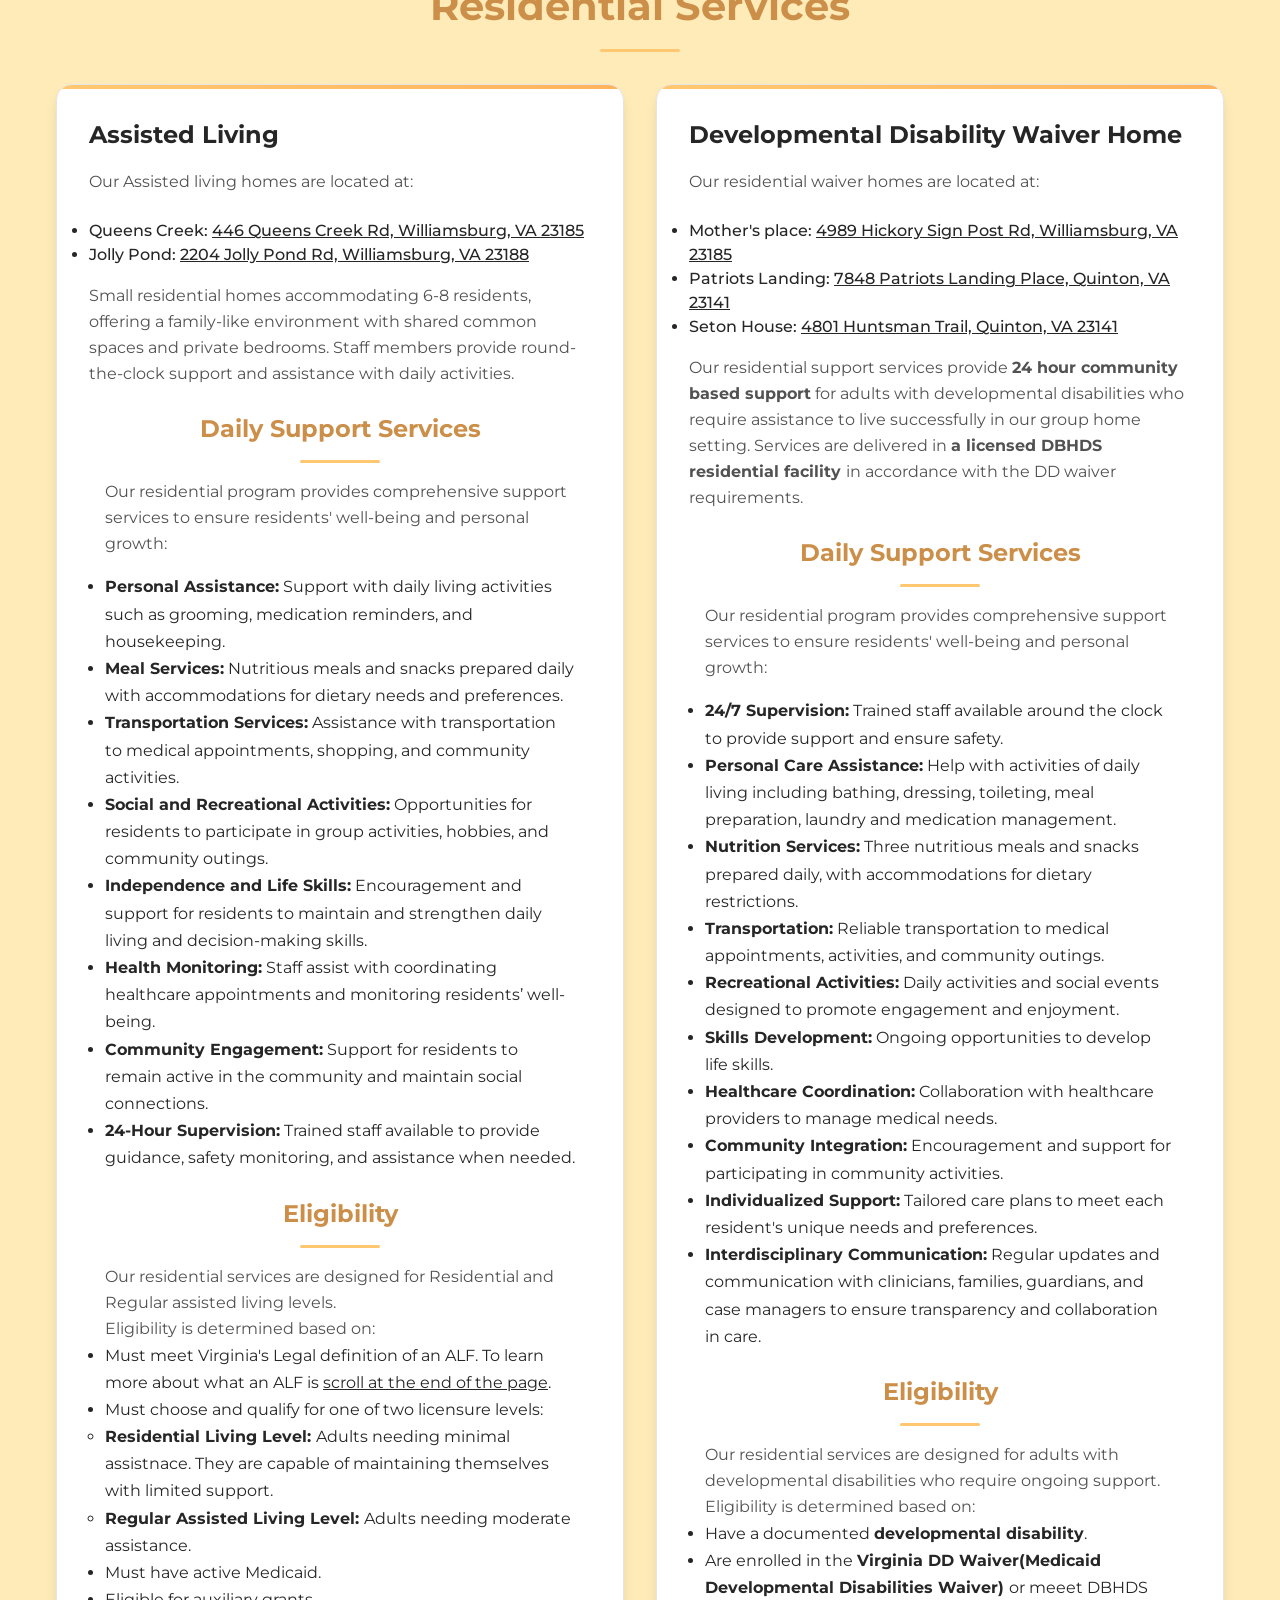
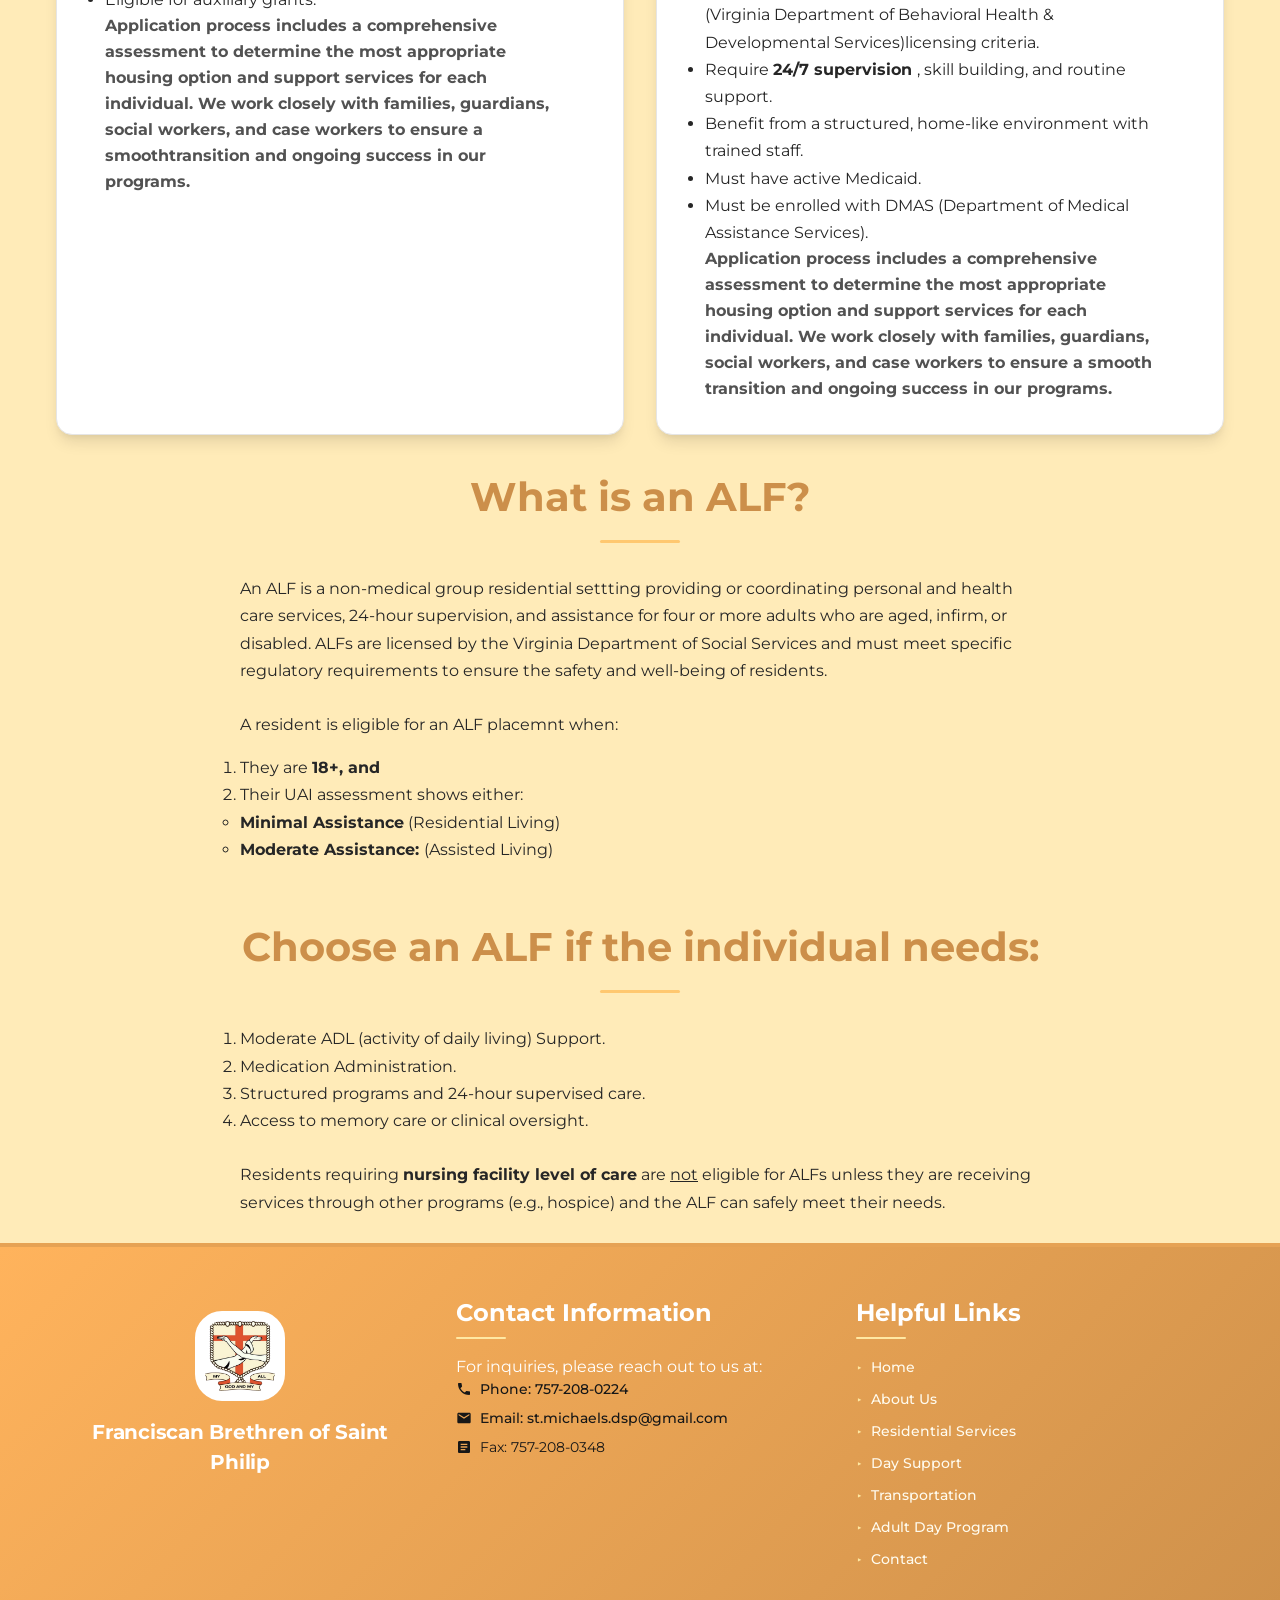
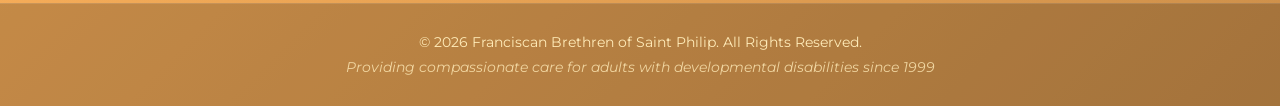
<file: services.html>
<!DOCTYPE html>
<html lang="en-US" class="no-js">

<head>
    <meta charset="UTF-8">
    <meta name="viewport" content="width=device-width, initial-scale=1.0">
    <meta name="description"
        content="Residential Services - Living arrangements and specialized care for adults with developmental disabilities.">
    <meta name="keywords"
        content="residential services, living arrangements, specialized care, developmental disabilities">
    <meta name="author" content="Franciscan Brethren of Saint Philip">
    <meta name="robots" content="index, follow">
    <meta property="og:title" content="Residential Services - St. Michael's Adult Day Program">
    <meta property="og:description"
        content="Living arrangements and specialized care for adults with developmental disabilities.">
    <meta property="og:type" content="website">
    <meta property="og:url" content="https://www.stmichaelsdaycare.com/services.html">
    <title>Residential Services - St. Michael's Adult Day Program</title>
    <link rel="preconnect" href="https://fonts.googleapis.com">
    <link rel="preconnect" href="https://fonts.gstatic.com" crossorigin>
    <link
        href="https://fonts.googleapis.com/css2?family=Montserrat:wght@300;400;500;600;700&family=Montserrat+Alternates:wght@400;700&display=swap"
        rel="stylesheet">
    <link rel="stylesheet" href="style.css?v=1">
    <script src="myjavadoc.js" defer></script>
</head>

<body>

    <header>
        <nav class="main-navigation">
            <div class="header-container">

                <div class="logo-container" role="button" tabindex="0" onclick="window.location.href='index.html'"
                    aria-label="Go to homepage">
                    <img src="images/logo45.png" alt="Franciscan Brethren of Saint Philip Logo" class="logo-img"
                        width="60" height="60">
                    <div class="logo-text">Franciscan Brethren of Saint Philip Inc.</div>
                </div>

                <div class="button-container">
                    <div class="nav-buttons">
                        <a href="index.html" class="nav-link button1">Home</a>
                        <a href="aboutus.html" class="nav-link button2">About Us</a>
                        <a href="services.html" class="nav-link button3 current-page">Residential Services</a>
                        <a href="daysupport.html" class="nav-link button4">Day Support</a>
                        <a href="transportation.html" class="nav-link button5">Transportation</a>
                        <a href="adultdayprogram.html" class="nav-link button4">Adult Day Program</a>
                        <a href="contact.html" class="nav-link button7">Contact</a>
                        <a href="donate.html" class="nav-link button6">Donate</a>
                        <a href="tel:7572080224" class="nav-link cta-btn">📞 CALL US Today 757-208-0224</a>
                    </div>
                </div>
            </div>
        </nav>
    </header>


    <main id="main-content">
        <section class="hero-section section1" aria-labelledby="residential-hero">
            <div class="info-content">
                <h1 id="residential-hero" class="hero-title">Residential Services</h1>
                <p class="hero-description">Comprehensive living arrangements and specialized care for adults with
                    special needs, providing a safe and supportive home environment.</p>
            </div>
        </section>

        <section class="residential-details" aria-labelledby="residential-overview">
            <div class="container">
                <h2 id="residential-overview" class="section-title">Service Overview</h2>
                <div class="history-content">
                    <p>Our Residential Services provide safe, comfortable, and supportive living environments for adults
                        with special needs. We offer various housing options designed to meet the diverse
                        needs of our residents while promoting independence and personal growth within a caring
                        community setting.</p>

                    <p>We aim to:</p>
                    <ol>
                        <li><strong>Promote independence and self determination.</strong></li>
                        <li><strong>Support meaningful community engagement.</strong></li>
                        <li><strong>Enhance quality of life.</strong></li>
                        <li><strong>Maintain health and safety.</strong></li>
                        <li><strong>Foster stable, supportive relationships.</strong></li>
                        <li><strong>Uphold dignity, rights, and personal choice.</strong></li>
                    </ol>
                    <br>

                    <p>Our homes are thoughtfully designed to feel warm and welcoming, with amenities that support both
                        individual needs and community living. Each residential setting is staffed with compassionate
                        professionals who provide 24-hour support, ensuring residents receive the care and attention
                        they deserve around the clock.</p>


                    <p>Our staff are trained and complete all required mandatory training to ensure they provide safe,
                        compassionate, and high-quality care while maintaining the well-being and dignity of every
                        individual we support.</p>
                    <p></p>
                </div>
            </div>
        </section>

        <section class="residential-options" aria-labelledby="housing-options">
            <div class="container">
                <h2 id="housing-options" class="section-title">Residential Services</h2>
                <div class="services-grid">
                    <div class="service-card">
                        <h2>Assisted Living</h2>
                        <br>
                        <p>Our Assisted living homes are located at:</p>
                        <ul class="home-locations">
                            <li>Queens Creek: <u>446 Queens Creek Rd, Williamsburg, VA 23185</u></li>
                            <li>Jolly Pond: <u>2204 Jolly Pond Rd, Williamsburg, VA 23188</u></li>
                        </ul>

                        <br>
                        <p>Small residential homes accommodating 6-8 residents, offering a family-like environment with
                            shared
                            common spaces and private bedrooms. Staff members provide round-the-clock support and
                            assistance with daily activities.</p>



                        <section class="residential-support" aria-labelledby="daily-support">
                            <div class="container">

                                <h3 id="daily-support" class="section-title">Daily Support Services</h3>
                                <div class="history-content">
                                    <p>Our residential program provides comprehensive support services to ensure
                                        residents' well-being
                                        and personal growth:</p>

                                    <ul>
                                        <li><strong>Personal Assistance:</strong> Support with daily living activities
                                            such as grooming, medication reminders, and housekeeping.</li>
                                        <li><strong>Meal Services:</strong> Nutritious meals and snacks prepared daily
                                            with accommodations for dietary needs and preferences.</li>
                                        <li><strong>Transportation Services:</strong> Assistance with transportation to
                                            medical appointments, shopping, and community activities.</li>
                                        <li><strong>Social and Recreational Activities:</strong> Opportunities for
                                            residents to participate in group activities, hobbies, and community
                                            outings.</li>
                                        <li><strong>Independence and Life Skills:</strong> Encouragement and support for
                                            residents to maintain and strengthen daily living and decision-making
                                            skills.</li>
                                        <li><strong>Health Monitoring:</strong> Staff assist with coordinating
                                            healthcare appointments and monitoring residents’ well-being.</li>
                                        <li><strong>Community Engagement:</strong> Support for residents to remain
                                            active in the community and maintain social connections.</li>
                                        <li><strong>24-Hour Supervision:</strong> Trained staff available to provide
                                            guidance, safety monitoring, and assistance when needed.</li>

                                    </ul>
                                </div>
                            </div>
                        </section>

                        <section class="residential-eligibility" aria-labelledby="residential-eligibility">
                            <div class="container">
                                <br>

                                <h3 id="residential-eligibility" class="section-title">Eligibility</h3>
                                <div class="history-content">
                                    <p>Our residential services are designed for Residential and Regular
                                        assisted living levels.
                                    </p>
                                    <br>
                                    <p>Eligibility is determined based on:</p>
                                    <br>

                                    <ul>
                                        <li class="li-hover">Must meet Virginia's Legal definition of an ALF. To learn
                                            more about what an
                                            ALF is <u>scroll at the end of the page</u>.
                                        </li>
                                        <li>Must choose and qualify for one of two licensure levels:</li>
                                        <ul>
                                            <li><strong>Residential Living Level: </strong>Adults needing minimal
                                                assistnace. They are capable of maintaining themselves with limited
                                                support. </li>

                                            <li><strong>Regular Assisted Living Level: </strong>Adults needing moderate
                                                assistance.</li>
                                        </ul>
                                        <li>Must have active Medicaid.</li>
                                        <li>Eligible for auxiliary grants.</li>

                                    </ul>
                                    <br>

                                    <p><strong>Application process includes a comprehensive assessment to determine the
                                            most appropriate housing option and support services for each individual. We
                                            work closely with families, guardians, social workers, and case workers to
                                            ensure a smoothtransition and ongoing success in our programs.</strong></p>
                                </div>
                            </div>
                        </section>





                    </div>

                    <div class="service-card">
                        <h2>Developmental Disability Waiver Home</h2>
                        <br>
                        <p>Our residential waiver homes are located at:</p>
                        <ul class="home-locations">
                            <li>Mother's place: <u>4989 Hickory Sign Post Rd, Williamsburg, VA 23185 </u></li>
                            <li>Patriots Landing: <u>7848 Patriots Landing Place, Quinton, VA 23141</u></li>
                            <li>Seton House: <u>4801 Huntsman Trail, Quinton, VA 23141</u></li>
                        </ul>
                        <br>
                        <p>Our residential support services provide <strong> 24 hour community
                                based support</strong> for adults with developmental disabilities who
                            require assistance to live successfully in our group home setting.
                            Services are delivered in <strong> a licensed DBHDS residential facility </strong>
                            in accordance with the DD waiver requirements.</p>


                        <section class="residential-support" aria-labelledby="daily-support">
                            <div class="container">

                                <h3 id="daily-support" class="section-title">Daily Support Services</h3>
                                <div class="history-content">
                                    <p>Our residential program provides comprehensive support services to ensure
                                        residents' well-being
                                        and personal growth:</p>

                                    <ul>
                                        <li><strong>24/7 Supervision:</strong> Trained staff available around the
                                            clock to provide support and ensure safety.</li>
                                        <li><strong>Personal Care Assistance:</strong> Help with activities of daily
                                            living including bathing, dressing, toileting, meal preparation, laundry and
                                            medication management.</li>
                                        <li><strong>Nutrition Services:</strong> Three nutritious meals and snacks
                                            prepared daily, with accommodations for dietary restrictions.</li>
                                        <li><strong>Transportation:</strong> Reliable transportation to medical
                                            appointments, activities, and community outings.</li>
                                        <li><strong>Recreational Activities:</strong> Daily activities and social events
                                            designed to promote engagement and enjoyment.</li>
                                        <li><strong>Skills Development:</strong> Ongoing opportunities to develop life
                                            skills.</li>
                                        <li><strong>Healthcare Coordination:</strong> Collaboration with healthcare
                                            providers to manage medical needs.</li>
                                        <li><strong>Community Integration:</strong> Encouragement and support for
                                            participating in community activities.</li>
                                        <li><strong>Individualized Support:</strong> Tailored care plans to meet each
                                            resident's
                                            unique needs and preferences.</li>
                                        <li><strong>Interdisciplinary Communication:</strong> Regular updates and
                                            communication with clinicians, families, guardians,
                                            and case managers to ensure transparency and collaboration in care.</li>
                                    </ul>
                                </div>
                            </div>
                        </section>

                        <section class="residential-eligibility" aria-labelledby="residential-eligibility">
                            <div class="container">

                                <h3 id="residential-eligibility" class="section-title">Eligibility</h3>
                                <div class="history-content">
                                    <p>Our residential services are designed for adults with developmental disabilities
                                        who require ongoing support.
                                    </p>
                                    <br>
                                    <p>Eligibility is determined based on:</p>
                                    <br>

                                    <ul>
                                        <li>Have a documented <strong> developmental disability</strong>.</li>
                                        <li>Are enrolled in the <strong> Virginia DD Waiver(Medicaid Developmental
                                                Disabilities Waiver) </strong> or meeet DBHDS
                                            (Virginia Department of Behavioral Health & Developmental Services)licensing
                                            criteria.</li>
                                        <li>Require <strong>24/7 supervision </strong>, skill building, and routine
                                            support.</li>
                                        <li>Benefit from a structured, home-like environment with trained staff.</li>
                                        <li>Must have active Medicaid.</li>
                                        <li>Must be enrolled with DMAS (Department of Medical Assistance Services).</li>


                                    </ul>
                                    <br>

                                    <p><strong>Application process includes a comprehensive assessment to determine the
                                            most appropriate housing option and support services for each individual. We
                                            work closely
                                            with families, guardians, social workers, and case workers to ensure a
                                            smooth transition and ongoing success in our programs.</strong></p>
                                </div>
                            </div>
                        </section>

                    </div>

                </div>
            </div>
        </section>





        <section class="residential-support" aria-labelledby="daily-support">
            <div class="container">

                <h3 id="daily-support" class="section-title">What is an ALF?</h3>
                <div class="history-content">
                    <p>An ALF is a non-medical group residential settting providing or coordinating personal
                        and health care services, 24-hour supervision, and assistance for four or more
                        adults who are aged, infirm, or disabled. ALFs are licensed by the Virginia Department
                        of Social Services and must meet specific regulatory requirements to ensure the safety
                        and well-being of residents.

                    </p>
                    <br>
                    <p>A resident is eligible for an ALF placemnt when:</p>
                    <ol>
                        <li>They are <strong>18+, and </strong></li>
                        <li>Their UAI assessment shows either:
                            <ul>
                                <li><strong>Minimal Assistance</strong> (Residential Living)</li>
                                <li><strong>Moderate Assistance: </strong> (Assisted Living) </li>
                            </ul>
                    </ol>
                    <br>

                    <br>
                </div>
        </section>




        <section class="residential-support" aria-labelledby="daily-support">
            <div class="container">

                <h3 id="daily-support" class="section-title">Choose an ALF if the individual needs: </h3>
                <div class="history-content">
                    <ol>
                        <li>Moderate ADL (activity of daily living) Support.</li>
                        <li>Medication Administration.</li>
                        <li>Structured programs and 24-hour supervised care.</li>
                        <li>Access to memory care or clinical oversight.</li>
                    </ol>
                    <br>
                    <p>Residents requiring <strong>nursing facility level of care</strong> are <u>not</u> eligible for
                        ALFs
                        unless they are receiving services through other programs (e.g., hospice) and the
                        ALF can safely meet their needs.
                    </p>

                    <br>
                </div>
        </section>



    </main>

    <!-- 
    FOOTER SECTION
    -->
    <footer class="site-footer" role="contentinfo">
        <div class="footer-container">
            <div class="footer-logo" role="button" tabindex="0" onclick="window.location.href='index.html'"
                aria-label="Go to homepage">
                <img src="images/logo45.png" alt="Franciscan Brethren of Saint Philip Logo" class="logo-img" width="80"
                    height="80">
                <span class="footer-logo-text">Franciscan Brethren of Saint Philip</span>
            </div>

            <div class="footer-contact">
                <h3>Contact Information</h3>
                <p>For inquiries, please reach out to us at:</p>
                <div class="contact-methods">
                    <p class="contact-item">
                        <svg class="contact-icon" viewBox="0 0 24 24" width="16" height="16" aria-hidden="true">
                            <path
                                d="M6.62 10.79c1.44 2.83 3.76 5.14 6.59 6.59l2.2-2.2c.27-.27.67-.36 1.02-.24 1.12.37 2.33.57 3.57.57.55 0 1 .45 1 1V20c0 .55-.45 1-1 1-9.39 0-17-7.61-17-17 0-.55.45-1 1-1h3.5c.55 0 1 .45 1 1 0 1.25.2 2.45.57 3.57.11.35.03.74-.25 1.02l-2.2 2.2z" />
                        </svg>
                        <a href="tel:7572080224" class="contact-link">Phone: 757-208-0224</a>
                    </p>
                    <p class="contact-item">
                        <svg class="contact-icon" viewBox="0 0 24 24" width="16" height="16" aria-hidden="true">
                            <path
                                d="M20 4H4c-1.1 0-1.99.9-1.99 2L2 18c0 1.1.9 2 2 2h16c1.1 0 2-.9 2-2V6c0-1.1-.9-2-2-2zm0 4l-8 5-8-5V6l8 5 8-5v2z" />
                        </svg>
                        <a href="mailto:st.michaels.dsp@gmail.com" class="contact-link">Email:
                            st.michaels.dsp@gmail.com</a>
                    </p>
                    <p class="contact-item">
                        <svg class="contact-icon" viewBox="0 0 24 24" width="16" height="16" aria-hidden="true">
                            <path
                                d="M19 3H5c-1.1 0-2 .9-2 2v14c0 1.1.9 2 2 2h14c1.1 0 2-.9 2-2V5c0-1.1-.9-2-2-2zm-5 14H7v-2h7v2zm3-4H7v-2h10v2zm0-4H7V7h10v2z" />
                        </svg>
                        <span>Fax: 757-208-0348</span>
                    </p>
                </div>
            </div>

            <div class="footer-links">
                <h3>Helpful Links</h3>
                <nav aria-label="Footer navigation">
                    <ul class="footer-nav-list">
                        <li><a href="index.html">Home</a></li>
                        <li><a href="aboutus.html">About Us</a></li>
                        <li><a href="services.html">Residential Services</a></li>
                        <li><a href="daysupport.html">Day Support</a></li>
                        <li><a href="transportation.html">Transportation</a></li>
                        <li><a href="adultdayprogram.html">Adult Day Program</a></li>
                        <li><a href="contact.html">Contact</a></li>
                    </ul>
                </nav>
            </div>
        </div>

        <div class="footer-bottom">
            <p>&copy; 2026 Franciscan Brethren of Saint Philip. All Rights Reserved.</p>
            <p class="footer-disclaimer">Providing compassionate care for adults with developmental disabilities since
                1999</p>
        </div>
    </footer>
</body>

</html>
</file>
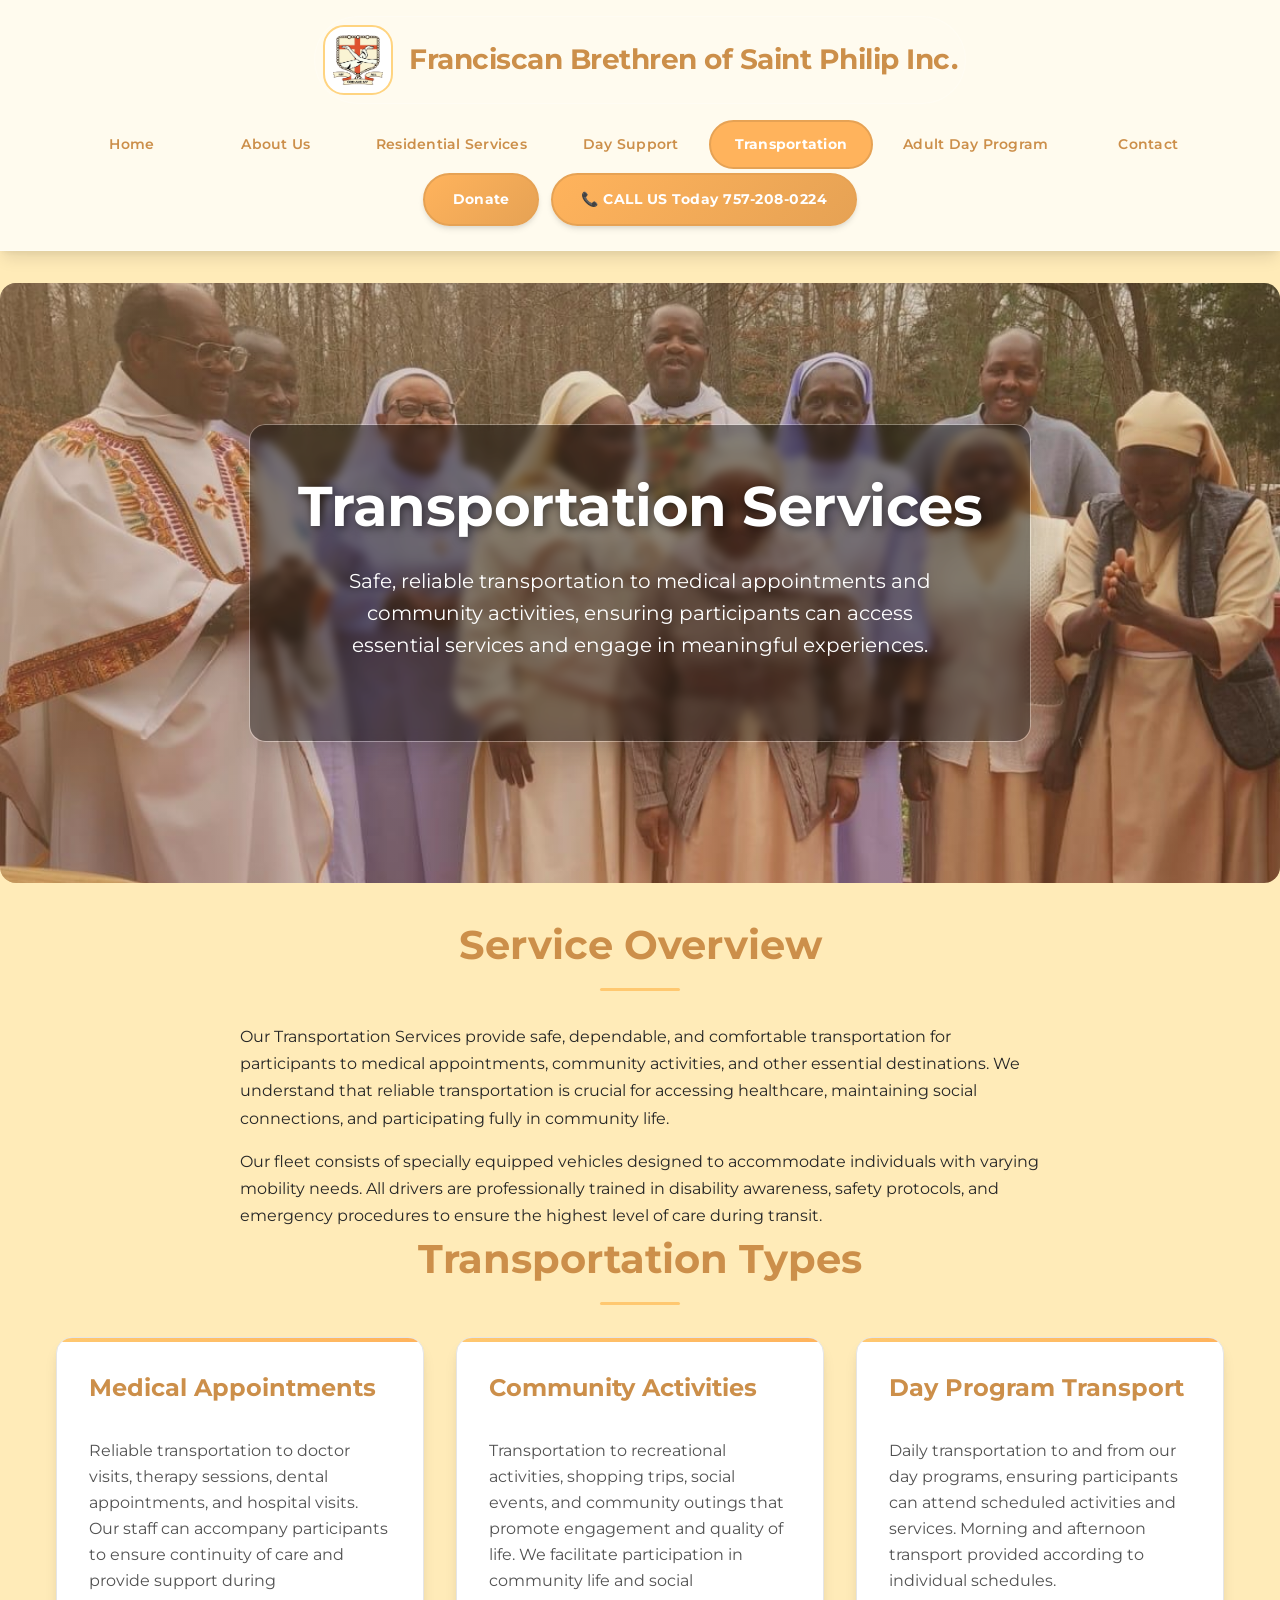
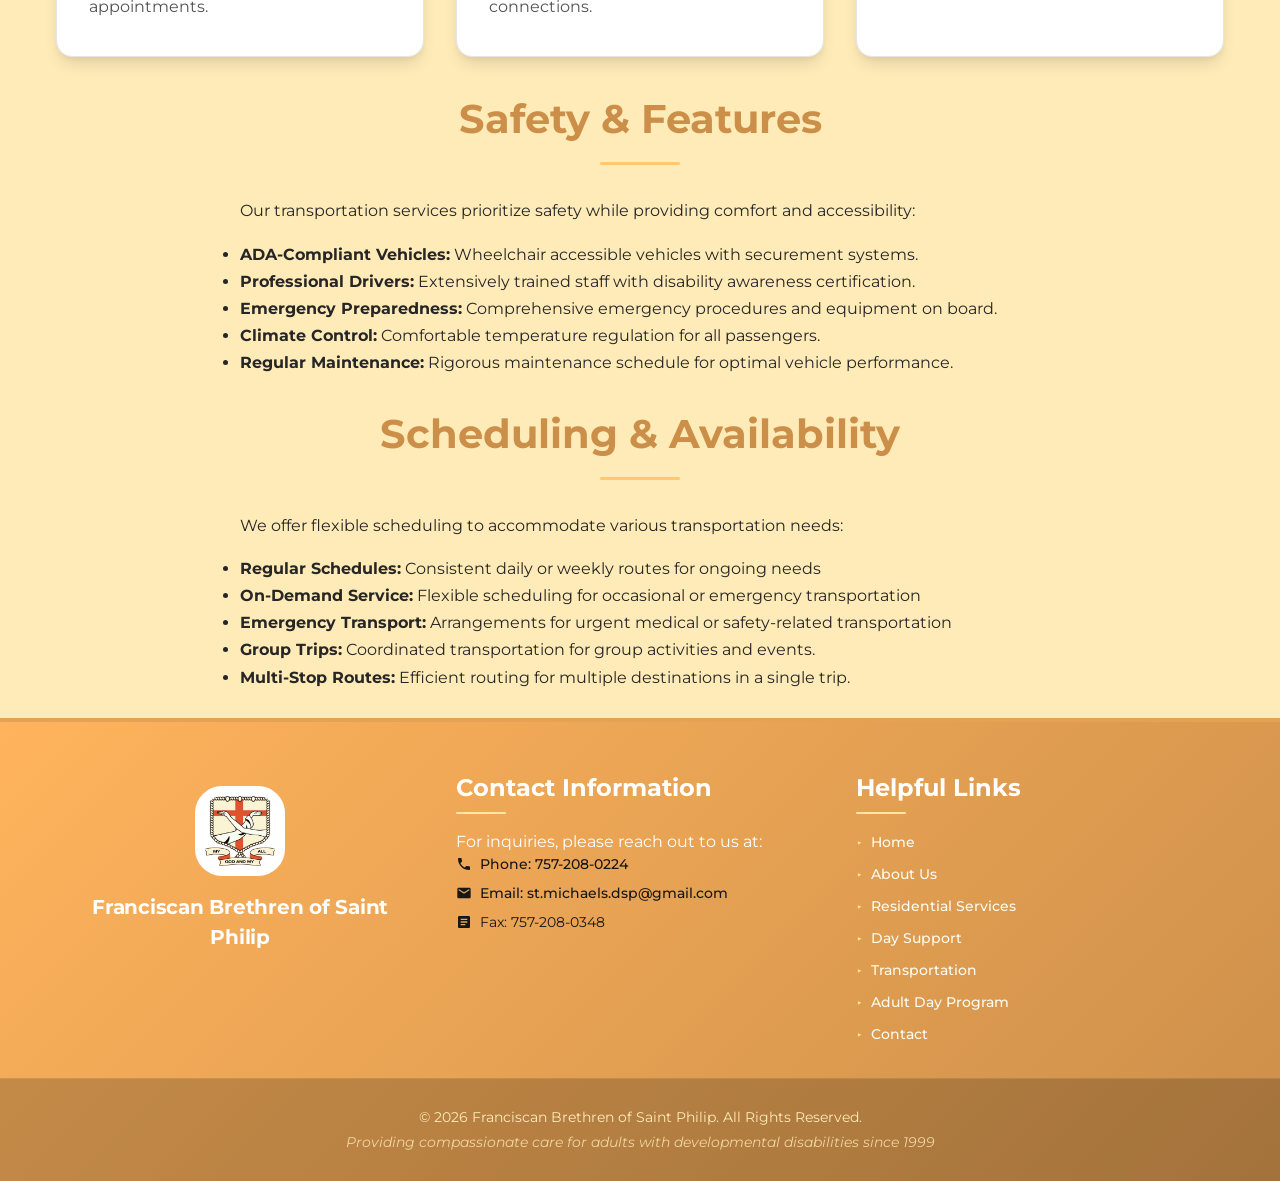
<file: transportation.html>
<!DOCTYPE html>
<html lang="en-US" class="no-js">

<head>
    <meta charset="UTF-8">
    <meta name="viewport" content="width=device-width, initial-scale=1.0">
    <meta name="description"
        content="Transportation Services - Safe, reliable transportation to medical appointments and community activities.">
    <meta name="keywords" content="transportation, medical appointments, community activities, specialized transport">
    <meta name="author" content="Franciscan Brethren of Saint Philip">
    <meta name="robots" content="index, follow">
    <meta property="og:title" content="Transportation Services - St. Michael's Adult Day Program">
    <meta property="og:description"
        content="Safe, reliable transportation to medical appointments and community activities.">
    <meta property="og:type" content="website">
    <meta property="og:url" content="https://www.stmichaelsdaycare.com/transportation.html">
    <title>Transportation Services - St. Michael's Adult Day Program</title>
    <link rel="preconnect" href="https://fonts.googleapis.com">
    <link rel="preconnect" href="https://fonts.gstatic.com" crossorigin>
    <link
        href="https://fonts.googleapis.com/css2?family=Montserrat:wght@300;400;500;600;700&family=Montserrat+Alternates:wght@400;700&display=swap"
        rel="stylesheet">
    <link rel="stylesheet" href="style.css?v=1">
    <script src="myjavadoc.js" defer></script>

</head>

<body>

    <header>
        <nav class="main-navigation">
            <div class="header-container">

                <div class="logo-container" role="button" tabindex="0" onclick="window.location.href='index.html'"
                    aria-label="Go to homepage">
                    <img src="images/logo45.png" alt="Franciscan Brethren of Saint Philip Logo" class="logo-img"
                        width="60" height="60">
                    <div class="logo-text">Franciscan Brethren of Saint Philip Inc.</div>
                </div>

                <div class="button-container">
                    <div class="nav-buttons">
                        <a href="index.html" class="nav-link button1">Home</a>
                        <a href="aboutus.html" class="nav-link button2">About Us</a>
                        <a href="services.html" class="nav-link button3">Residential Services</a>
                        <a href="daysupport.html" class="nav-link button4">Day Support</a>
                        <a href="transportation.html" class="nav-link button5 current-page">Transportation</a>
                        <a href="adultdayprogram.html" class="nav-link button4">Adult Day Program</a>
                        <a href="contact.html" class="nav-link button7">Contact</a>
                        <a href="donate.html" class="nav-link button6">Donate</a>
                        <a href="tel:7572080224" class="nav-link cta-btn">📞 CALL US Today 757-208-0224</a>
                    </div>
                </div>
            </div>
        </nav>
    </header>


    <main id="main-content">
        <section class="hero-section section1" aria-labelledby="transportation-hero">
            <div class="info-content">
                <h1 id="transportation-hero" class="hero-title">Transportation Services</h1>
                <p class="hero-description">Safe, reliable transportation to medical appointments and community
                    activities, ensuring participants can access essential services and engage in meaningful
                    experiences.</p>
            </div>
        </section>

        <section class="transportation-details" aria-labelledby="transportation-overview">
            <div class="container">
                <h2 id="transportation-overview" class="section-title">Service Overview</h2>
                <div class="history-content">
                    <p>Our Transportation Services provide safe, dependable, and comfortable transportation for
                        participants to medical appointments, community activities, and other essential destinations. We
                        understand that reliable transportation is crucial for accessing healthcare, maintaining social
                        connections, and participating fully in community life.</p>

                    <p>Our fleet consists of specially equipped vehicles designed to accommodate individuals with
                        varying mobility needs. All drivers are professionally trained in disability awareness, safety
                        protocols, and emergency procedures to ensure the highest level of care during transit.</p>
                </div>
            </div>
        </section>

        <section class="transportation-services" aria-labelledby="transportation-types">
            <div class="container">
                <h2 id="transportation-types" class="section-title">Transportation Types</h2>
                <div class="services-grid">
                    <div class="service-card">
                        <h3>Medical Appointments</h3>
                        <p>Reliable transportation to doctor visits, therapy sessions, dental appointments, and hospital
                            visits. Our staff can accompany participants to ensure continuity of care and provide
                            support during appointments.</p>
                    </div>

                    <div class="service-card">
                        <h3>Community Activities</h3>
                        <p>Transportation to recreational activities, shopping trips, social events, and community
                            outings that promote engagement and quality of life. We facilitate participation in
                            community life and social connections.</p>
                    </div>

                    <div class="service-card">
                        <h3>Day Program Transport</h3>
                        <p>Daily transportation to and from our day programs, ensuring participants can attend scheduled
                            activities and services. Morning and afternoon transport provided according to individual
                            schedules.</p>
                    </div>
                </div>
            </div>
        </section>

        <section class="transportation-safety" aria-labelledby="safety-features">
            <div class="container">
                <h2 id="safety-features" class="section-title">Safety & Features</h2>
                <div class="history-content">
                    <p>Our transportation services prioritize safety while providing comfort and accessibility:</p>

                    <ul>
                        <li><strong>ADA-Compliant Vehicles:</strong> Wheelchair accessible vehicles with securement
                            systems.</li>
                        <li><strong>Professional Drivers:</strong> Extensively trained staff with disability awareness
                            certification.</li>
                        <li><strong>Emergency Preparedness:</strong> Comprehensive emergency procedures and equipment on
                            board.</li>
                        <li><strong>Climate Control:</strong> Comfortable temperature regulation for all passengers.
                        </li>
                        <li><strong>Regular Maintenance:</strong> Rigorous maintenance schedule for optimal vehicle
                            performance.</li>
                    </ul>
                    <br>
                </div>
            </div>
        </section>

        <section class="transportation-scheduling" aria-labelledby="scheduling-info">
            <div class="container">
                <h2 id="scheduling-info" class="section-title">Scheduling & Availability</h2>
                <div class="history-content">
                    <p>We offer flexible scheduling to accommodate various transportation needs:</p>

                    <ul>
                        <li><strong>Regular Schedules:</strong> Consistent daily or weekly routes for ongoing needs</li>
                        <li><strong>On-Demand Service:</strong> Flexible scheduling for occasional or emergency
                            transportation</li>
                        <li><strong>Emergency Transport:</strong> Arrangements for urgent medical or safety-related
                            transportation</li>
                        <li><strong>Group Trips:</strong> Coordinated transportation for group activities and events.
                        </li>
                        <li><strong>Multi-Stop Routes:</strong> Efficient routing for multiple destinations in a single
                            trip.</li>
                    </ul>
                    <br>
                </div>
            </div>
        </section>
    </main>

    <!-- 
    FOOTER SECTION
    -->
    <footer class="site-footer" role="contentinfo">
        <div class="footer-container">
            <div class="footer-logo" role="button" tabindex="0" onclick="window.location.href='index.html'"
                aria-label="Go to homepage">
                <img src="images/logo45.png" alt="Franciscan Brethren of Saint Philip Logo" class="logo-img" width="80"
                    height="80">
                <span class="footer-logo-text">Franciscan Brethren of Saint Philip</span>
            </div>

            <div class="footer-contact">
                <h3>Contact Information</h3>
                <p>For inquiries, please reach out to us at:</p>
                <div class="contact-methods">
                    <p class="contact-item">
                        <svg class="contact-icon" viewBox="0 0 24 24" width="16" height="16" aria-hidden="true">
                            <path
                                d="M6.62 10.79c1.44 2.83 3.76 5.14 6.59 6.59l2.2-2.2c.27-.27.67-.36 1.02-.24 1.12.37 2.33.57 3.57.57.55 0 1 .45 1 1V20c0 .55-.45 1-1 1-9.39 0-17-7.61-17-17 0-.55.45-1 1-1h3.5c.55 0 1 .45 1 1 0 1.25.2 2.45.57 3.57.11.35.03.74-.25 1.02l-2.2 2.2z" />
                        </svg>
                        <a href="tel:7572080224" class="contact-link">Phone: 757-208-0224</a>
                    </p>
                    <p class="contact-item">
                        <svg class="contact-icon" viewBox="0 0 24 24" width="16" height="16" aria-hidden="true">
                            <path
                                d="M20 4H4c-1.1 0-1.99.9-1.99 2L2 18c0 1.1.9 2 2 2h16c1.1 0 2-.9 2-2V6c0-1.1-.9-2-2-2zm0 4l-8 5-8-5V6l8 5 8-5v2z" />
                        </svg>
                        <a href="mailto:st.michaels.dsp@gmail.com" class="contact-link">Email:
                            st.michaels.dsp@gmail.com</a>
                    </p>
                    <p class="contact-item">
                        <svg class="contact-icon" viewBox="0 0 24 24" width="16" height="16" aria-hidden="true">
                            <path
                                d="M19 3H5c-1.1 0-2 .9-2 2v14c0 1.1.9 2 2 2h14c1.1 0 2-.9 2-2V5c0-1.1-.9-2-2-2zm-5 14H7v-2h7v2zm3-4H7v-2h10v2zm0-4H7V7h10v2z" />
                        </svg>
                        <span>Fax: 757-208-0348</span>
                    </p>
                </div>
            </div>

            <div class="footer-links">
                <h3>Helpful Links</h3>
                <nav aria-label="Footer navigation">
                    <ul class="footer-nav-list">
                        <li><a href="index.html">Home</a></li>
                        <li><a href="aboutus.html">About Us</a></li>
                        <li><a href="services.html">Residential Services</a></li>
                        <li><a href="daysupport.html">Day Support</a></li>
                        <li><a href="transportation.html">Transportation</a></li>
                        <li><a href="adultdayprogram.html">Adult Day Program</a></li>
                        <li><a href="contact.html">Contact</a></li>
                    </ul>
                </nav>
            </div>
        </div>

        <div class="footer-bottom">
            <p>&copy; 2026 Franciscan Brethren of Saint Philip. All Rights Reserved.</p>
            <p class="footer-disclaimer">Providing compassionate care for adults with developmental disabilities since
                1999</p>
        </div>
    </footer>
</body>

</html>
</file>
<file: style.css>
/* 
========================================
PROFESSIONAL DESIGN SYSTEM
This creates a consistent look and feel across the entire website
======================================== */

*,
*::before,
*::after {
  box-sizing: border-box;
  margin: 0;
  padding: 0;
}

:root {
  --primary-50: #fffdf6;
  --primary-100: #fffbee;
  --primary-200: #ffebb8;
  --primary-300: #ffe8a3;
  --primary-400: #ffd480;
  --primary-500: #ffc870;
  --primary-600: #ffb35c;
  --primary-700: #e6a254;
  --primary-800: #cc8f4a;
  --primary-900: #b37c40;

  --neutral-white: #ffffff;
  --neutral-gray-50: #fafafa;
  --neutral-gray-100: #f5f5f5;
  --neutral-gray-200: #e5e5e5;
  --neutral-gray-300: #d4d4d4;
  --neutral-gray-400: #a3a3a3;
  --neutral-gray-500: #737373;
  --neutral-gray-600: #525252;
  --neutral-gray-700: #404040;
  --neutral-gray-800: #262626;
  --neutral-gray-900: #171717;

  --brand-amber-600: #e6a254;
  --brand-amber-700: #cc8f4a;
  --brand-amber-800: #b37c40;

  --font-primary: 'Montserrat', -apple-system, BlinkMacSystemFont, 'Segoe UI', sans-serif;
  --font-secondary: 'Montserrat', -apple-system, BlinkMacSystemFont, 'Segoe UI', sans-serif;
  --font-mono: 'SFMono-Regular', Consolas, 'Liberation Mono', Menlo, monospace;

  --space-xxs: 0.125rem;
  --space-xs: 0.25rem;
  --space-sm: 0.5rem;
  --space-md: 1rem;
  --space-lg: 1.5rem;
  --space-xl: 2rem;
  --space-xxl: 3rem;
  --space-xxxl: 4rem;

  --radius-xs: 2px;
  --radius-sm: 4px;
  --radius-md: 8px;
  --radius-lg: 12px;
  --radius-xl: 16px;
  --radius-full: 9999px;

  --shadow-xs: 0 1px 2px 0 rgba(0, 0, 0, 0.05);
  --shadow-sm: 0 1px 3px 0 rgba(0, 0, 0, 0.1), 0 1px 2px 0 rgba(0, 0, 0, 0.06);
  --shadow-md: 0 4px 6px -1px rgba(0, 0, 0, 0.1), 0 2px 4px -1px rgba(0, 0, 0, 0.06);
  --shadow-lg: 0 10px 15px -3px rgba(0, 0, 0, 0.1), 0 4px 6px -2px rgba(0, 0, 0, 0.05);
  --shadow-xl: 0 20px 25px -5px rgba(0, 0, 0, 0.1), 0 10px 10px -5px rgba(0, 0, 0, 0.04);
  --shadow-2xl: 0 25px 50px -12px rgba(0, 0, 0, 0.25);

  --transition-fast: 150ms cubic-bezier(0.4, 0, 0.2, 1);
  --transition-normal: 250ms cubic-bezier(0.4, 0, 0.2, 1);
  --transition-slow: 350ms cubic-bezier(0.4, 0, 0.2, 1);

  --text-xs: 0.75rem;
  --text-sm: 0.875rem;
  --text-base: 1rem;
  --text-lg: 1.125rem;
  --text-xl: 1.25rem;
  --text-2xl: 1.5rem;
  --text-3xl: 1.875rem;
  --text-4xl: 2.25rem;
  --text-5xl: 3rem;
  --text-6xl: 3.75rem;

  --leading-tight: 1.25;
  --leading-snug: 1.375;
  --leading-normal: 1.5;
  --leading-relaxed: 1.625;
  --leading-loose: 2;
}

body {
  font-family: var(--font-primary);
  font-size: var(--text-base);
  line-height: var(--leading-normal);
  color: var(--neutral-gray-800);
  background-color: var(--primary-200);
  min-height: 100vh;
  display: flex;
  flex-direction: column;
}

/* 
========================================
HEADER SECTION
The top navigation bar that stays visible when scrolling
======================================== */

.main-navigation {
  background-color: var(--primary-100);
  padding: var(--space-md) var(--space-xl);
  position: sticky;
  top: 0;
  z-index: 1000;
  box-shadow: var(--shadow-lg);
  backdrop-filter: blur(10px);
  border-bottom: 1px solid rgba(255, 255, 255, 0.3);
}

.header-container {
  max-width: 1200px;
  margin: 0 auto;
  display: flex;
  flex-direction: column;
  align-items: center;
  gap: var(--space-sm);
}

.logo-container {
  display: flex;
  align-items: center;
  gap: var(--space-md);
  order: 1;
  cursor: pointer;
  transition: var(--transition-fast);
  padding: var(--space-sm);
  border-radius: var(--radius-full);
  background: rgba(255, 255, 255, 0.1);
  border: 1px solid rgba(255, 255, 255, 0.2);
}

.logo-container:hover {
  background: rgba(255, 255, 255, 0.2);
  transform: translateY(-2px);
  box-shadow: var(--shadow-md);
}

.logo-img {
  width: 70px;
  height: 70px;
  object-fit: contain;
  border-radius: 30%;
  background: white;
  padding: 8px;
  display: block;
  transition: var(--transition-fast);
  border: 2px solid var(--primary-400);
}

.logo-img:hover {
  transform: scale(1.05);
  box-shadow: var(--shadow-lg);
}

.logo-text {
  font-size: 1.75rem;
  font-weight: 700;
  order: 2;
  color: var(--brand-amber-700);
  line-height: 1.2;
  font-family: var(--font-secondary);
  text-align: center;
  letter-spacing: -0.5px;
}

.button-container {
  display: flex;
  order: 3;
  gap: var(--space-md);
  align-items: center;
  justify-content: center;
  flex-wrap: wrap;
  width: 100%;
  padding: var(--space-sm) 0;
}

.nav-buttons {
  display: flex;
  gap: var(--space-xs);
  align-items: center;
  flex-wrap: wrap;
  justify-content: center;
}

.nav-link {
  background: transparent;
  font-weight: 600;
  color: var(--brand-amber-700);
  border: 2px solid transparent;
  cursor: pointer;
  padding: 0.75rem 1.5rem;
  border-radius: var(--radius-full);
  font-size: var(--text-sm);
  transition: all var(--transition-normal);
  text-decoration: none;
  position: relative;
  overflow: hidden;
  min-width: 140px;
  text-align: center;
  font-family: var(--font-primary);
  letter-spacing: 0.25px;
}

.nav-link::before {
  content: '';
  position: absolute;
  top: 0;
  left: -100%;
  width: 100%;
  height: 100%;
  background: linear-gradient(90deg, transparent, rgba(255, 255, 255, 0.2), transparent);
  transition: left var(--transition-slow);
}

.nav-link:hover {
  background: var(--primary-400);
  color: white;
  border-color: var(--primary-500);
  transform: translateY(-2px);
  box-shadow: var(--shadow-lg);
  text-decoration: none;
}

.nav-link:hover::before {
  left: 100%;
}

.nav-link.current-page {
  background: var(--primary-600);
  color: white;
  border-color: var(--primary-700);
  font-weight: 700;
}

.nav-link:focus {
  outline: 2px solid var(--primary-600);
  outline-offset: 2px;
  border-color: var(--primary-600);
}

.button6 {
  background: linear-gradient(135deg, var(--primary-600), var(--primary-700));
  color: white;
  border: 2px solid var(--primary-700);
  padding: 0.875rem 1.75rem;
  border-radius: var(--radius-full);
  font-weight: 700;
  font-size: var(--text-sm);
  transition: all var(--transition-normal);
  box-shadow: var(--shadow-md);
  min-width: auto;
}

.cta-btn {
  background: linear-gradient(135deg, var(--primary-600), var(--primary-700));
  color: white;
  border: 2px solid var(--primary-700);
  padding: 0.875rem 1.75rem;
  border-radius: var(--radius-full);
  font-weight: 700;
  font-size: var(--text-sm);
  transition: all var(--transition-normal);
  box-shadow: var(--shadow-md);
  min-width: auto;
  margin-left: var(--space-sm);
  letter-spacing: 0.5px;
}

.cta-btn:hover {
  background: linear-gradient(135deg, var(--primary-700), var(--primary-800));
  border-color: var(--primary-800);
  transform: translateY(-3px);
  box-shadow: var(--shadow-xl);
}


.hero-figure {
  display: flex;
  justify-content: center;
  margin-bottom: var(--space-lg);
}

.hero-figure__img {
  width: 180px;
  height: 180px;
  object-fit: cover;
  border-radius: 50%;
  border: 4px solid rgba(255, 255, 255, 0.8);
  box-shadow: var(--shadow-xl);
  background: rgba(255, 255, 255, 0.15);
}

@media (max-width: 600px) {
  .hero-figure__img {
    width: 140px;
    height: 140px;
  }
}



/* 
========================================
FOOTER SECTION
The bottom area with contact info and links
======================================== */

.site-footer {
  background: linear-gradient(135deg, var(--primary-600), var(--primary-800));
  color: white;
  margin-top: auto;
  padding: var(--space-xxl) 0 0;
  border-top: 4px solid var(--primary-700);
}

.footer-container {
  max-width: 1200px;
  margin: 0 auto;
  padding: 0 var(--space-md);
  display: grid;
  grid-template-columns: repeat(auto-fit, minmax(280px, 1fr));
  gap: var(--space-xl);
}

.footer-logo {
  display: flex;
  flex-direction: column;
  align-items: center;
  gap: var(--space-md);
  cursor: pointer;
  transition: var(--transition-fast);
  padding: var(--space-md);
  border-radius: var(--radius-md);
  text-align: center;
}

.footer-logo:hover {
  background-color: rgba(255, 255, 255, 0.1);
}

.footer-logo .logo-img {
  width: 90px;
  height: 90px;
  border: 2px solid white;
}

.footer-logo-text {
  font-family: var(--font-secondary);
  font-size: 1.25rem;
  font-weight: 700;
  text-align: center;
  color: white;
  letter-spacing: -0.25px;
}

.footer-contact h3,
.footer-links h3 {
  margin-bottom: var(--space-md);
  color: white;
  font-family: var(--font-secondary);
  font-size: 1.5rem;
  font-weight: 700;
  position: relative;
  padding-bottom: 0.5rem;
}

.footer-contact h3::after,
.footer-links h3::after {
  content: '';
  position: absolute;
  bottom: 0;
  left: 0;
  width: 50px;
  height: 2px;
  background: var(--primary-300);
  border-radius: 2px;
}

.contact-methods {
  display: flex;
  flex-direction: column;
  gap: var(--space-sm);
}

.contact-item {
  display: flex;
  align-items: center;
  gap: var(--space-sm);
  color: var(--neutral-gray-900);
  font-size: var(--text-sm);
}

.contact-icon {
  fill: var(--neutral-gray-900);
  flex-shrink: 0;
  width: 16px;
  height: 16px;
}

.contact-link {
  color: var(--neutral-gray-900);
  text-decoration: none;
  font-weight: 500;
  transition: var(--transition-fast);
  font-size: var(--text-sm);
}

.contact-link:hover {
  color: var(--neutral-gray-900);
  text-decoration: underline;
}

.footer-nav-list {
  list-style: none;
  padding: 0;
  margin: 0;
  display: flex;
  flex-direction: column;
  gap: var(--space-sm);
}

.footer-nav-list a {
  color: var(--primary-100);
  text-decoration: none;
  font-weight: 500;
  padding: var(--space-xs) 0;
  transition: var(--transition-fast);
  font-size: var(--text-sm);
  position: relative;
  padding-left: 15px;
}

.footer-nav-list a::before {
  content: '▶';
  position: absolute;
  left: 0;
  top: 50%;
  transform: translateY(-50%) scale(0.7);
  color: var(--primary-300);
  font-size: 0.7rem;
  transition: all var(--transition-fast);
}

.footer-nav-list a:hover {
  color: white;
  text-decoration: underline;
}

.footer-nav-list a:hover::before {
  color: white;
  transform: translateY(-50%) scale(0.8) translateX(2px);
}

.footer-bottom {
  background-color: rgba(0, 0, 0, 0.2);
  padding: var(--space-lg) var(--space-md);
  text-align: center;
  margin-top: var(--space-xl);
  border-top: 1px solid rgba(255, 255, 255, 0.1);
}

.footer-bottom p {
  margin: var(--space-xs) 0;
  color: var(--primary-200);
  font-size: var(--text-sm);
}

.footer-disclaimer {
  font-size: 0.75rem;
  opacity: 0.8;
  font-style: italic;
  margin-top: var(--space-xs);
}

/* 
========================================
HERO/BANNER SECTIONS
Large prominent areas at the top of pages
======================================== */

.hero-section {
  min-height: 500px;
  display: flex;
  align-items: center;
  justify-content: center;
  text-align: center;
  padding: var(--space-xl) var(--space-md);
  position: relative;
  overflow: hidden;
  margin: var(--space-xl) 0;
  border-radius: var(--radius-xl);
}

.section1 {
  background-image: url('images/nunhg.jpg');
  background-color: var(--primary-300);
  order: 4;
  min-height: 600px;
  background-size: cover;
  background-position: 0% center;
  background-repeat: no-repeat;
  position: relative;
  display: flex;
  align-items: center;
  justify-content: center;
  color: white;
  text-align: center;
  margin: var(--space-xl) 0;
  padding: var(--space-xxl) var(--space-md);
  border-radius: var(--radius-xl);
  overflow: hidden;
}

.section1::before {
  content: '';
  position: absolute;
  top: 0;
  left: 0;
  right: 0;
  bottom: 0;
  background: linear-gradient(135deg, rgba(230, 162, 84, 0.35), rgba(204, 143, 74, 0.20));
  z-index: 1;
}

.hero-section::before {
  content: '';
  position: absolute;
  top: 0;
  left: 0;
  right: 0;
  bottom: 0;
  background: linear-gradient(135deg, rgba(230, 162, 84, 0.35), rgba(204, 143, 74, 0.20));
  z-index: 1;
}

.hero-content,
.info-content {
  background: none;
  padding: var(--space-xxl);
  color: white;
  border-radius: var(--radius-xl);
  max-width: 800px;
  position: relative;
  z-index: 2;
  border: 1px solid rgba(255, 255, 255, 0.3);
  box-shadow: var(--shadow-xl);
  text-align: center;
}

.hero-content::before,
.info-content::before {
  content: '';
  position: absolute;
  top: 0;
  left: 0;
  right: 0;
  bottom: 0;
  background-color: rgba(0, 0, 0, 0.4);
  z-index: -1;
  border-radius: var(--radius-xl);
  backdrop-filter: blur(5px);
}

.hero-title {
  font-family: var(--font-secondary);
  font-size: 3rem;
  font-weight: 700;
  margin-bottom: var(--space-lg);
  line-height: 1.2;
  text-shadow: 2px 2px 8px rgba(0, 0, 0, 0.5);
  letter-spacing: -0.5px;
}

.hero-description {
  font-size: 1.25rem;
  margin-bottom: var(--space-xl);
  line-height: 1.6;
  max-width: 600px;
  margin-left: auto;
  margin-right: auto;
}

/* 
========================================
CONTENT SECTIONS
Reusable containers and titles
======================================== */

.container {
  max-width: 1200px;
  margin: 0 auto;
  padding: 0 var(--space-md);
}

.section-title {
  font-family: var(--font-secondary);
  font-size: 2.5rem;
  font-weight: 700;
  text-align: center;
  margin-bottom: var(--space-xl);
  color: var(--brand-amber-700);
  position: relative;
  padding-bottom: var(--space-md);
}

.section-title::after {
  content: '';
  position: absolute;
  bottom: 0;
  left: 50%;
  transform: translateX(-50%);
  width: 80px;
  height: 3px;
  background: var(--primary-500);
  border-radius: 2px;
}

/* 
========================================
SERVICES GRID
Card layout for service offerings
======================================== */

.services-grid {
  display: grid;
  grid-template-columns: repeat(auto-fit, minmax(300px, 1fr));
  gap: var(--space-xl);
  margin: var(--space-xl) 0;
}

.service-card {
  background: white;
  padding: var(--space-xl);
  border-radius: var(--radius-xl);
  box-shadow: var(--shadow-lg);
  border: 1px solid var(--neutral-gray-200);
  transition: all var(--transition-normal);

  min-height: 320px;
  display: flex;
  flex-direction: column;
  justify-content: flex-start;
  gap: var(--space-md);
  position: relative;
  overflow: hidden;
}

.service-card p {
  margin: 0;
  flex-grow: 0;
}

.service-card>*+* {
  margin-top: var(--space-sm);
}

.history-content p+p,
.history-content p+ul,
.history-content p+ol,
.history-content ul+p,
.history-content ol+p {
  margin-top: var(--space-md);
}

.service-card::before {
  content: '';
  position: absolute;
  top: 0;
  left: 0;
  right: 0;
  height: 4px;
  background: linear-gradient(90deg, var(--primary-500), var(--primary-600));
  transition: all var(--transition-normal);
}

.service-card:hover {
  transform: translateY(-8px);
  box-shadow: var(--shadow-2xl, var(--shadow-xl));
}

.service-card:hover::before {
  background: linear-gradient(90deg, var(--primary-600), var(--primary-700));
}

.service-card h3 {
  color: var(--brand-amber-700);
  font-family: var(--font-secondary);
  font-size: 1.5rem;
  margin-bottom: var(--space-md);
  font-weight: 700;
  position: relative;
  z-index: 1;
}


.service-image {
  width: 100px;
  height: 100px;
  object-fit: cover;
  border-radius: 50%;
  margin-bottom: var(--space-md);
  border: 3px solid var(--primary-400);
  transition: all var(--transition-normal);
}

.service-card:hover .service-image {
  transform: scale(1.1);
  border-color: var(--primary-600);
}

.service-card p {
  color: var(--neutral-gray-600);
  line-height: var(--leading-relaxed);
  margin-bottom: 0;
  position: relative;
  z-index: 1;
  flex-grow: 0;
}

.residential-options .service-card br {
  display: none;
}

.service-link {
  display: inline-block;
  background: linear-gradient(135deg, var(--primary-600), var(--primary-700));
  color: white;
  padding: 0.75rem 1.5rem;
  border-radius: var(--radius-full);
  text-decoration: none;
  font-weight: 600;
  transition: all var(--transition-normal);
  box-shadow: var(--shadow-md);
}

.service-link:hover {
  background: linear-gradient(135deg, var(--primary-700), var(--primary-800));
  transform: translateY(-2px);
  box-shadow: var(--shadow-lg);
}

/* Gallery-style service images */
.service-image-container {
  width: 100%;
  height: 200px;
  overflow: hidden;
  border-radius: var(--radius-lg);
  margin-bottom: var(--space-md);
  background-color: var(--neutral-gray-100);
  display: flex;
  align-items: center;
  justify-content: center;
  border: 1px solid var(--neutral-gray-200);
}

.service-gallery-image {
  width: 100%;
  height: 100%;
  object-fit: cover;
  transition: all var(--transition-normal);
}

.service-card:hover .service-gallery-image {
  transform: scale(1.05);
}


.home-locations li {
  font-weight: 500;
}

/* 
========================================
TEAM SECTION
Staff member profiles
======================================== */

.team-grid {
  display: grid;
  grid-template-columns: repeat(auto-fit, minmax(300px, 1fr));
  gap: var(--space-xl);
  margin: var(--space-xl) 0;
}

.team-member {
  display: flex;
  flex-direction: column;
  align-items: center;
  text-align: center;
  background: white;
  padding: var(--space-xl);
  border-radius: var(--radius-xl);
  box-shadow: var(--shadow-md);
  border: 1px solid var(--neutral-gray-200);
  transition: all var(--transition-normal);
}

.team-member:hover {
  transform: translateY(-5px);
  box-shadow: var(--shadow-lg);
}

.team-photo {
  border-radius: 50%;
  border: 4px solid var(--primary-400);
  margin-bottom: var(--space-md);
  width: 150px;
  height: 150px;
  object-fit: cover;
}

.team-name {
  color: var(--brand-amber-700);
  font-family: var(--font-secondary);
  font-size: 1.25rem;
  font-weight: 700;
  margin-bottom: var(--space-xs);
}

.team-title {
  color: var(--brand-amber-600);
  font-weight: 600;
  margin-bottom: var(--space-sm);
  font-size: var(--text-sm);
}

.team-contact,
.team-email {
  color: var(--neutral-gray-600);
  font-size: var(--text-sm);
  margin-bottom: var(--space-xs);
}

.team-bio {
  color: var(--neutral-gray-700);
  font-size: var(--text-sm);
  line-height: var(--leading-relaxed);
  margin-top: var(--space-sm);
}

/* 
========================================
LOCATION SECTION
Address and map information
======================================== */

.location-content {
  display: flex;
  flex-direction: column;


  gap: var(--space-xl);
  margin: var(--space-xl) 0;
}

.address-info {
  background: white;
  padding: var(--space-xl);
  border-radius: var(--radius-xl);
  box-shadow: var(--shadow-md);
  border: 1px solid var(--neutral-gray-200);
}

.address-info h3 {
  color: var(--brand-amber-700);
  font-family: var(--font-secondary);
  font-size: 1.5rem;
  margin-bottom: var(--space-md);
  font-weight: 700;
}

.address {
  font-weight: 600;
  color: var(--neutral-gray-800);
  margin-bottom: var(--space-sm);
}

.map-container {
  border-radius: var(--radius-xl);
  overflow: hidden;
  box-shadow: var(--shadow-lg);
}

.facility-photo {
  border-radius: var(--radius-xl);
  overflow: hidden;
  box-shadow: var(--shadow-lg);
}

.facility-photo img {
  width: 100%;
  height: auto;
  display: block;
}

/* 
========================================
CONTACT FORM
User input form styling
======================================== */

.contact-section-form {
  max-width: 700px;
  margin: var(--space-xl) auto var(--space-xxxl);
  padding: var(--space-xl);
  background: white;
  border-radius: var(--radius-xl);
  box-shadow: var(--shadow-xl);
  border: 1px solid var(--neutral-gray-200);
}

.form-container h2 {
  text-align: center;
  color: var(--brand-amber-700);
  margin-bottom: var(--space-md);
  font-family: var(--font-secondary);
  font-size: 2rem;
  font-weight: 700;
}

.form-intro {
  text-align: center;
  color: var(--neutral-gray-600);
  margin-bottom: var(--space-xl);
  font-size: 1.1rem;
  line-height: var(--leading-relaxed);
}

.contact-form {
  display: flex;
  flex-direction: column;
  gap: var(--space-lg);
}

.form-group {
  display: flex;
  flex-direction: column;
}

.form-group label {
  font-weight: 600;
  margin-bottom: var(--space-sm);
  color: var(--brand-amber-700);
  font-size: var(--text-sm);
  text-transform: uppercase;
  letter-spacing: 0.5px;
}

.name-fields {
  display: flex;
  gap: var(--space-md);
}

.name-fields input {
  flex: 1;
}

.contact-form input,
.contact-form textarea {
  padding: 0.875rem 1.25rem;
  border: 2px solid var(--neutral-gray-300);
  border-radius: var(--radius-lg);
  font-size: var(--text-base);
  transition: all var(--transition-fast);
  font-family: var(--font-primary);
}

.contact-form input:focus,
.contact-form textarea:focus {
  outline: none;
  border-color: var(--primary-500);
  box-shadow: 0 0 0 3px rgba(255, 179, 92, 0.3);
}

.contact-form input.error {
  border-color: #e53e3e;
  background-color: #fef2f2;
}

.contact-form input.valid {
  border-color: #38a169;
  background-color: #f0fff4;
}

.error-message {
  color: #e53e3e;
  font-size: 0.875rem;
  margin-top: var(--space-xs);
  display: none;
  font-weight: 500;
}

.submit-btn {
  background: linear-gradient(135deg, var(--primary-600), var(--primary-700));
  color: white;
  border: none;
  padding: 1rem 2rem;
  border-radius: var(--radius-full);
  font-size: 1.1rem;
  font-weight: 600;
  cursor: pointer;
  transition: all var(--transition-normal);
  align-self: center;
  min-width: 220px;
  box-shadow: var(--shadow-md);
  font-family: var(--font-primary);
  letter-spacing: 0.5px;
}

.submit-btn:hover {
  background: linear-gradient(135deg, var(--primary-700), var(--primary-800));
  transform: translateY(-2px);
  box-shadow: var(--shadow-xl);
}

.submit-btn:focus {
  outline: 2px solid var(--primary-600);
  outline-offset: 2px;
}

.submit-btn:disabled {
  background: var(--neutral-gray-400);
  cursor: not-allowed;
  transform: none;
  opacity: 0.6;
}

.cta-btn2 {
  background: linear-gradient(135deg, var(--primary-600), var(--primary-700));
  color: white;
  border: none;
  padding: 1rem 2rem;
  border-radius: var(--radius-full);
  font-weight: 600;
  font-size: 1.1rem;
  cursor: pointer;
  transition: all var(--transition-normal);
  text-decoration: none;
  display: inline-block;
  box-shadow: var(--shadow-md);
  min-width: 220px;
  font-family: var(--font-primary);
  letter-spacing: 0.5px;
}

.cta-btn2:hover {
  background: linear-gradient(135deg, var(--primary-700), var(--primary-800));
  transform: translateY(-3px);
  box-shadow: var(--shadow-xl);
}

/* 
========================================
ACCESSIBILITY FEATURES
Making the site usable for everyone
======================================== */

.sr-only {
  position: absolute;
  width: 1px;
  height: 1px;
  padding: 0;
  margin: -1px;
  overflow: hidden;
  clip: rect(0, 0, 0, 0);
  white-space: nowrap;
  border: 0;
}

.skip-link {
  position: absolute;
  top: -40px;
  left: 6px;
  background: var(--primary-600);
  color: white;
  padding: 8px 16px;
  text-decoration: none;
  border-radius: 0 0 var(--radius-md) var(--radius-md);
  transition: top var(--transition-fast);
  z-index: 1001;
  font-weight: 600;
  font-size: 0.875rem;
  box-shadow: var(--shadow-md);
}

.skip-link:focus {
  top: 6px;
  outline: 2px solid white;
  outline-offset: 2px;
}

*:focus-visible {
  outline: 2px solid var(--primary-600);
  outline-offset: 2px;
}

@media (prefers-reduced-motion: reduce) {

  *,
  *::before,
  *::after {
    animation-duration: 0.01ms !important;
    animation-iteration-count: 1 !important;
    transition-duration: 0.01ms !important;
  }
}

/* Mobile menu toggle - hide on desktop */
.mobile-menu-toggle {
  display: none;
  flex-direction: column;
  justify-content: space-between;
  width: 30px;
  height: 20px;
  background: none;
  border: none;
  cursor: pointer;
  padding: 0;
}


.hamburger-line {
  width: 100%;
  height: 3px;
  background: var(--brand-amber-700);
  border-radius: 10px;
  transition: all var(--transition-normal);
  transform-origin: center;
  display: block;
}

.mobile-menu-toggle.active .hamburger-line:nth-child(1) {
  transform: rotate(45deg) translate(5px, 5px);
}

.mobile-menu-toggle.active .hamburger-line:nth-child(2) {
  opacity: 0;
}

.mobile-menu-toggle.active .hamburger-line:nth-child(3) {
  transform: rotate(-45deg) translate(7px, -6px);
}

/* Fallback for when JavaScript is disabled */
.no-js .mobile-menu-toggle {
  display: none !important;
}

.no-js .button-container {
  display: flex !important;
  flex-direction: row !important;
  flex-wrap: wrap;
  justify-content: center;
}

.button-container.mobile-open {
  display: flex !important;
  flex-direction: column;
  width: 100%;
  position: absolute;
  top: 100%;
  left: 0;
  background: white;
  border-radius: 0 0 var(--radius-md) var(--radius-md);
  box-shadow: var(--shadow-lg);
  padding: var(--space-md);
  z-index: 1000;
}


/* 
Different layouts for different screen sizes
*/

@media (max-width: 1024px) {
  .header-container {
    max-width: 95%;
  }

  .hero-title {
    font-size: 2.5rem;
  }

  .container {
    padding-left: var(--space-lg);
    padding-right: var(--space-lg);
  }

  main ul:not(.footer-nav-list),
  main ol {
    padding-left: 1.5rem;
  }

  .footer-container {
    grid-template-columns: repeat(2, 1fr);
    gap: var(--space-lg);
  }

  .nav-link {
    min-width: 120px;
    padding: 0.6rem 1rem;
    font-size: 0.875rem;
  }

  .location-content {
    grid-template-columns: 1fr;
  }
}

@media (max-width: 768px) {
  .container {
    padding-left: 1.25rem;
    padding-right: 1.25rem;
  }

  main ul:not(.footer-nav-list),
  main ol {
    padding-left: 1.35rem;
  }

  .header-container {
    flex-direction: column;
    gap: var(--space-md);
    padding: var(--space-md);
  }

  .button-container {
    justify-content: center;
    width: 100%;
  }

  .nav-buttons {
    flex-direction: row;
    flex-wrap: wrap;
    justify-content: center;
    gap: var(--space-xs);
    width: 100%;
  }

  .nav-link {
    padding: 0.6rem 0.8rem;
    font-size: 0.8rem;
    flex: 1 1 auto;
    min-width: 100px;
    text-align: center;
  }

  .hero-section {
    min-height: 400px;
    padding: var(--space-lg) var(--space-md);
  }

  .hero-title {
    font-size: 2rem;
  }

  .section-title {
    font-size: 2rem;
  }

  .services-grid,
  .team-grid {
    grid-template-columns: 1fr;
  }

  .contact-section-form {
    margin: var(--space-lg) var(--space-sm) var(--space-xxl);
    padding: var(--space-lg);
  }

  .name-fields {
    flex-direction: column;
    gap: var(--space-sm);
  }

  .footer-container {
    grid-template-columns: 1fr;
    text-align: center;
    gap: var(--space-lg);
  }

  .contact-methods {
    align-items: center;
  }

  .footer-bottom {
    padding: var(--space-md) var(--space-sm);
  }

  .logo-text {
    font-size: 1.25rem;
  }
}

@media (max-width: 480px) {
  .mobile-menu-toggle {
    display: flex;

  }

  .container {
    padding-left: var(--space-md);
    padding-right: var(--space-md);
  }

  main ul:not(.footer-nav-list),
  main ol {
    padding-left: 1.2rem;
  }

  .main-navigation {
    padding: var(--space-sm) var(--space-md);
    position: relative;
  }

  .logo-container {
    flex-direction: column;
    text-align: center;
    gap: var(--space-xs);
  }

  .logo-text {
    font-size: 1.1rem;
  }

  .button-container:not(.mobile-open) {
    display: none;
  }

  .button-container.mobile-open {
    display: flex;
    flex-direction: column;
    width: 100%;
    position: absolute;
    top: 100%;
    left: 0;
    background: white;
    border-radius: 0 0 var(--radius-md) var(--radius-md);
    box-shadow: var(--shadow-lg);
    padding: var(--space-md);
    z-index: 1000;
  }

  .nav-buttons {
    flex-direction: column;
    gap: var(--space-xs);
    width: 100%;
  }

  .nav-link {
    width: 100%;
    min-width: auto;
    padding: 0.75rem;
    text-align: left;
  }

  .hero-title {
    font-size: 1.75rem;
  }

  .section-title {
    font-size: 1.75rem;
  }

  .contact-section-form {
    margin: var(--space-md) var(--space-xs) var(--space-xl);
    padding: var(--space-md);
  }

  .submit-btn {
    width: 100%;
  }

  .footer-logo .logo-img {
    width: 70px;
    height: 70px;
  }

  .footer-logo-text {
    font-size: 1.1rem;
  }

  .hero-section {
    min-height: 350px;
  }
}

@media (min-width: 1200px) {
  .header-container {
    max-width: 1400px;
  }

  .hero-title {
    font-size: 3.5rem;
  }

  .hero-content {
    max-width: 900px;
  }
}

@media print {

  .main-navigation,
  .cta-btn,
  .skip-link {
    display: none;
  }

  body {
    background: white;
    color: black;
  }

  .site-footer {
    background: white;
    color: black;
    border-top: 1px solid #ccc;
  }
}

/* 
========================================
UTILITY CLASSES
Quick helper styles
======================================== */

.text-center {
  text-align: center;
}

.text-left {
  text-align: left;
}

.text-right {
  text-align: right;
}

.mb-0 {
  margin-bottom: 0;
}

.mb-sm {
  margin-bottom: var(--space-sm);
}

.mb-md {
  margin-bottom: var(--space-md);
}

.mb-lg {
  margin-bottom: var(--space-lg);
}

.mb-xl {
  margin-bottom: var(--space-xl);
}

.mt-0 {
  margin-top: 0;
}

.mt-sm {
  margin-top: var(--space-sm);
}

.mt-md {
  margin-top: var(--space-md);
}

.mt-lg {
  margin-top: var(--space-lg);
}

.mt-xl {
  margin-top: var(--space-xl);
}

.p-0 {
  padding: 0;
}

.p-sm {
  padding: var(--space-sm);
}

.p-md {
  padding: var(--space-md);
}

.p-lg {
  padding: var(--space-lg);
}

.p-xl {
  padding: var(--space-xl);
}

.link {
  text-decoration: underline;
  color: var(--primary-600);
}

.link:hover {
  cursor: pointer;
  color: var(--primary-700);
}

/* 
Special styling for the about page */

.history-content {
  max-width: 800px;
  margin: 0 auto;
  line-height: 1.7;
}

.mission-content {
  display: flex;
  flex-direction: row;
  align-items: center;
  gap: var(--space-xl);
  flex-wrap: wrap;
}

.mission-text {
  flex: 1;
  min-width: 300px;
}

.mission-image-container {
  flex: 1 1 300px;
  min-width: 200px;
  max-width: 600px;
  display: flex;
  align-items: center;
  justify-content: center;

}

.mission-image {
  max-width: 100%;
  height: auto;
  display: flex;
  align-items: center;
}


.mission-image-container-2 {
  display: flex;
  align-items: center;
  justify-content: center;
  width: 100%;
}

.mission-image-2 {
  max-width: 620px;
  width: 100%;
  height: auto;
  display: block;
}

.donate-page {
  background-color: var(--primary-200);
  display: flex;
  align-content: center;
  align-items: center;
  height: 100vh;
}

.donate-body {
  color: black;
  font-size: 3rem;
  font-weight: bold;
  text-align: center;
  border: 4px solid black;
  border: var(--border-width) solid black;
  padding: var(--space-xxl);
}



@media (max-width: 768px) {
  .mission-content {
    flex-direction: column;
  }

  .mission-text,
  .mission-image-container {
    min-width: 100%;
  }
}
</file>
